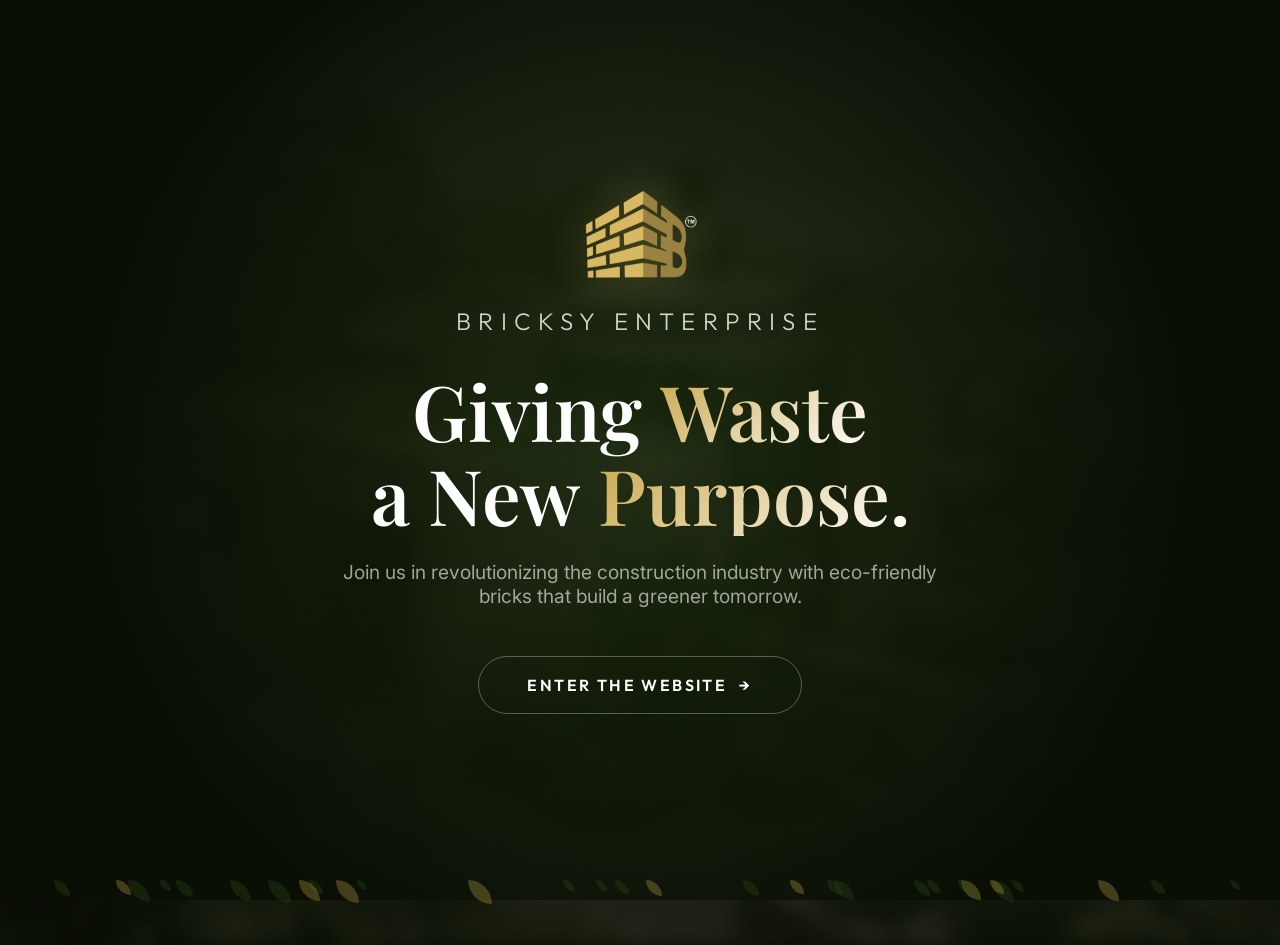
<file: index.html>
<!DOCTYPE html>
<html lang="en">

<head>
  <meta charset="UTF-8">
  <meta name="viewport" content="width=device-width, initial-scale=1.0">
  <title>Bricksy Enterprise — Building the Future with Sustainable Bricks</title>
  <meta name="description"
    content="Bricksy Enterprise transforms industrial and environmental waste into high-quality, eco-friendly bricks for modern construction. Sustainable building solutions for a greener future.">
  <meta name="keywords"
    content="eco-friendly bricks, sustainable construction, green building materials, waste to bricks, Bricksy Enterprise">
  <link rel="stylesheet" href="css/style.css">
  <link rel="stylesheet" href="css/components.css">
  <link rel="stylesheet" href="css/animations.css">
  <link rel="stylesheet" href="css/responsive.css">
  <link rel="icon" type="image/png" href="assets/images/logo.png">
  <script>
    if (!sessionStorage.getItem('bricksy_welcome_seen')) {
      window.location.replace('welcome.html');
    }
  </script>
</head>

<body>

  <!-- Navbar -->
  <nav class="navbar" id="navbar">
    <div class="container">
      <a href="index.html" class="nav-logo">
        <img src="assets/images/logo.png" alt="Bricksy Logo" class="nav-logo-img">
        Bricksy
      </a>
      <div class="nav-links" id="navLinks">
        <a href="index.html" class="active">Home</a>
        <a href="about.html">About</a>
        <a href="products.html">Products</a>
        <a href="sustainability.html">Impact</a>
        <a href="how-it-works.html">Process</a>
        <a href="industries.html">Industries</a>
        <a href="blog.html">Blog</a>
        <a href="contact.html">Contact</a>
        <a href="inquiry.html" class="nav-cta">Get a Quote</a>
      </div>
      <div class="hamburger" id="hamburger">
        <span></span><span></span><span></span>
      </div>
    </div>
  </nav>

  <!-- Hero -->
  <section class="hero" id="hero">
    <div class="hero-bg" style="background-image: url('assets/images/hero-bg.png')"></div>
    <div class="hero-overlay"></div>
    <div class="container">
      <div class="hero-content">
        <p class="hero-subtitle hero-animate-1">Sustainable Construction Solutions</p>
        <h1 class="hero-animate-2">Building the Future with <span>Sustainable Bricks</span></h1>
        <p class="hero-description hero-animate-3">We transform industrial and environmental waste into high-quality,
          eco-friendly bricks — pioneering a circular economy in modern construction.</p>
        <div class="hero-actions hero-animate-4">
          <a href="inquiry.html" class="btn btn-secondary btn-lg">Request a Quote</a>
          <a href="how-it-works.html" class="btn btn-outline btn-lg">See How It Works</a>
        </div>
        <div class="hero-stats hero-animate-5">
          <div class="hero-stat-item">
            <h3><span data-count="5000" data-suffix="+">0</span></h3>
            <p>Tons Waste Recycled</p>
          </div>
          <div class="hero-stat-item">
            <h3><span data-count="2" data-suffix="M+">0</span></h3>
            <p>Bricks Produced</p>
          </div>
          <div class="hero-stat-item">
            <h3><span data-count="150" data-suffix="+">0</span></h3>
            <p>Projects Completed</p>
          </div>
        </div>
      </div>
    </div>
  </section>

  <!-- Introduction -->
  <section class="bg-white" id="about-intro">
    <div class="container">
      <div class="grid grid-2 items-center" style="gap:4rem">
        <div class="animate-fade-left">
          <span class="section-subtitle">Who We Are</span>
          <h2>Turning Waste into Sustainable Building Solutions</h2>
          <p class="text-lg" style="color:var(--text-light);line-height:1.9">Bricksy Enterprise is a forward-thinking
            startup dedicated to revolutionizing the construction industry. We collect industrial byproducts and
            environmental waste, transforming them into durable, high-performance bricks that meet and exceed modern
            building standards.</p>
          <p style="color:var(--text-light)">Our innovative process reduces landfill waste, cuts carbon emissions, and
            delivers premium building materials — proving that sustainability and quality go hand in hand.</p>
          <div style="margin-top:2rem">
            <a href="about.html" class="btn btn-primary">Learn More About Us</a>
          </div>
        </div>
        <div class="animate-fade-right">
          <img src="assets/images/about-factory.png" alt="Bricksy Factory" class="rounded-xl"
            style="box-shadow:var(--shadow-xl)">
        </div>
      </div>
    </div>
  </section>

  <!-- Mission & Vision -->
  <section class="bg-cream" id="mission">
    <div class="container text-center">
      <span class="section-subtitle animate-fade-up">Our Purpose</span>
      <h2 class="animate-fade-up">Mission &amp; Vision</h2>
      <div class="grid grid-2" style="gap:3rem;margin-top:3rem">
        <div class="feature-card animate-fade-up delay-1" style="text-align:center">
          <div class="icon" style="margin:0 auto var(--space-lg);font-size:1.8rem">🎯</div>
          <h3>Our Mission</h3>
          <p>To provide sustainable, high-quality construction materials by repurposing industrial and environmental
            waste — reducing ecological impact while empowering builders with superior products.</p>
        </div>
        <div class="feature-card animate-fade-up delay-2" style="text-align:center">
          <div class="icon" style="margin:0 auto var(--space-lg);font-size:1.8rem">🔭</div>
          <h3>Our Vision</h3>
          <p>To become the global benchmark for sustainable construction materials, inspiring an industry-wide shift
            toward circular economy practices and zero-waste building solutions.</p>
        </div>
      </div>
    </div>
  </section>

  <!-- Product Showcase -->
  <section class="bg-white" id="products-preview">
    <div class="container">
      <div class="text-center section-header">
        <span class="section-subtitle animate-fade-up">Our Products</span>
        <h2 class="animate-fade-up">Premium Eco-Friendly Bricks</h2>
        <p class="section-description centered animate-fade-up">Engineered from recycled materials, our bricks deliver
          exceptional strength, thermal efficiency, and aesthetic appeal.</p>
      </div>
      <div class="grid grid-3 stagger-children">
        <div class="product-card">
          <div class="product-img">
            <img src="assets/images/product-bricks.png" alt="EcoCore Brick">
            <span class="product-badge">Best Seller</span>
          </div>
          <div class="product-body">
            <h4>EcoCore Standard</h4>
            <p class="card-text">High-density recycled brick for structural walls and load-bearing construction.</p>
            <div class="product-specs">
              <div class="spec-item">
                <div class="spec-label">Size</div>
                <div class="spec-value">230×110×75mm</div>
              </div>
              <div class="spec-item">
                <div class="spec-label">Strength</div>
                <div class="spec-value">15 MPa</div>
              </div>
              <div class="spec-item">
                <div class="spec-label">Weight</div>
                <div class="spec-value">2.8 kg</div>
              </div>
              <div class="spec-item">
                <div class="spec-label">Recycled</div>
                <div class="spec-value">70%</div>
              </div>
            </div>
            <a href="inquiry.html" class="btn btn-primary btn-sm" style="width:100%">Request Quote</a>
          </div>
        </div>
        <div class="product-card">
          <div class="product-img">
            <img src="assets/images/product-bricks.png" alt="ThermoGreen Brick"
              style="filter:hue-rotate(20deg)brightness(1.05)">
            <span class="product-badge" style="background:var(--accent-gold)">Premium</span>
          </div>
          <div class="product-body">
            <h4>ThermoGreen Insulated</h4>
            <p class="card-text">Thermal-insulated brick for energy-efficient buildings and green certifications.</p>
            <div class="product-specs">
              <div class="spec-item">
                <div class="spec-label">Size</div>
                <div class="spec-value">230×110×75mm</div>
              </div>
              <div class="spec-item">
                <div class="spec-label">R-Value</div>
                <div class="spec-value">2.4</div>
              </div>
              <div class="spec-item">
                <div class="spec-label">Weight</div>
                <div class="spec-value">2.5 kg</div>
              </div>
              <div class="spec-item">
                <div class="spec-label">Recycled</div>
                <div class="spec-value">80%</div>
              </div>
            </div>
            <a href="inquiry.html" class="btn btn-primary btn-sm" style="width:100%">Request Quote</a>
          </div>
        </div>
        <div class="product-card">
          <div class="product-img">
            <img src="assets/images/product-bricks.png" alt="ArtisanBlend Brick"
              style="filter:sepia(0.3)brightness(1.1)">
            <span class="product-badge" style="background:var(--secondary)">New</span>
          </div>
          <div class="product-body">
            <h4>ArtisanBlend Facade</h4>
            <p class="card-text">Decorative facing brick with unique textures for architectural exteriors.</p>
            <div class="product-specs">
              <div class="spec-item">
                <div class="spec-label">Size</div>
                <div class="spec-value">230×110×50mm</div>
              </div>
              <div class="spec-item">
                <div class="spec-label">Finish</div>
                <div class="spec-value">Textured</div>
              </div>
              <div class="spec-item">
                <div class="spec-label">Weight</div>
                <div class="spec-value">2.2 kg</div>
              </div>
              <div class="spec-item">
                <div class="spec-label">Recycled</div>
                <div class="spec-value">65%</div>
              </div>
            </div>
            <a href="inquiry.html" class="btn btn-primary btn-sm" style="width:100%">Request Quote</a>
          </div>
        </div>
      </div>
      <div class="text-center" style="margin-top:3rem">
        <a href="products.html" class="btn btn-outline-dark">View All Products →</a>
      </div>
    </div>
  </section>

  <!-- Impact Metrics -->
  <section class="bg-dark" id="impact" style="color:var(--white)">
    <div class="container text-center">
      <span class="section-subtitle animate-fade-up" style="color:var(--accent-gold)">Environmental Impact</span>
      <h2 class="animate-fade-up" style="color:var(--white)">Making a Measurable Difference</h2>
      <div class="grid grid-4 stagger-children" style="margin-top:3rem">
        <div class="stat-card" style="background:var(--charcoal);border:1px solid rgba(255,255,255,0.08)">
          <div class="stat-icon" style="background:rgba(45,80,22,0.2)">♻️</div>
          <div class="stat-number" style="color:var(--accent-gold)"><span data-count="5000" data-suffix="+">0</span>
          </div>
          <div class="stat-label" style="color:rgba(255,255,255,0.5)">Tons Waste Recycled</div>
        </div>
        <div class="stat-card" style="background:var(--charcoal);border:1px solid rgba(255,255,255,0.08)">
          <div class="stat-icon" style="background:rgba(45,80,22,0.2)">🌱</div>
          <div class="stat-number" style="color:var(--accent-gold)"><span data-count="3200" data-suffix="T">0</span>
          </div>
          <div class="stat-label" style="color:rgba(255,255,255,0.5)">CO₂ Emissions Saved</div>
        </div>
        <div class="stat-card" style="background:var(--charcoal);border:1px solid rgba(255,255,255,0.08)">
          <div class="stat-icon" style="background:rgba(45,80,22,0.2)">🧱</div>
          <div class="stat-number" style="color:var(--accent-gold)"><span data-count="2" data-suffix="M+">0</span></div>
          <div class="stat-label" style="color:rgba(255,255,255,0.5)">Eco Bricks Produced</div>
        </div>
        <div class="stat-card" style="background:var(--charcoal);border:1px solid rgba(255,255,255,0.08)">
          <div class="stat-icon" style="background:rgba(45,80,22,0.2)">🏗️</div>
          <div class="stat-number" style="color:var(--accent-gold)"><span data-count="150" data-suffix="+">0</span>
          </div>
          <div class="stat-label" style="color:rgba(255,255,255,0.5)">Green Projects</div>
        </div>
      </div>
    </div>
  </section>

  <!-- How It Works -->
  <section class="bg-white" id="process-preview">
    <div class="container">
      <div class="text-center section-header">
        <span class="section-subtitle animate-fade-up">Our Process</span>
        <h2 class="animate-fade-up">From Waste to Wonder</h2>
        <p class="section-description centered animate-fade-up">Our innovative 4-step process transforms discarded
          materials into premium building products.</p>
      </div>
      <div class="process-timeline">
        <div class="process-step animate-fade-up">
          <div class="step-number">1</div>
          <div class="step-connector"></div>
          <div class="step-content">
            <h3>Waste Collection</h3>
            <p>We partner with industries and municipalities to collect industrial byproducts, demolition waste, and
              environmental debris that would otherwise end up in landfills.</p>
          </div>
        </div>
        <div class="process-step animate-fade-up delay-1">
          <div class="step-number">2</div>
          <div class="step-connector"></div>
          <div class="step-content">
            <h3>Material Processing</h3>
            <p>Collected waste undergoes rigorous sorting, cleaning, and processing to extract viable raw materials
              suitable for brick manufacturing.</p>
          </div>
        </div>
        <div class="process-step animate-fade-up delay-2">
          <div class="step-number">3</div>
          <div class="step-connector"></div>
          <div class="step-content">
            <h3>Brick Formation</h3>
            <p>Using advanced compression and curing technology, processed materials are formed into
              precision-engineered bricks with consistent quality and strength.</p>
          </div>
        </div>
        <div class="process-step animate-fade-up delay-3">
          <div class="step-number">4</div>
          <div class="step-content">
            <h3>Quality Testing &amp; Delivery</h3>
            <p>Every batch undergoes comprehensive quality testing before being delivered to construction sites across
              the region, ready to build the future.</p>
          </div>
        </div>
      </div>
      <div class="text-center" style="margin-top:3rem">
        <a href="how-it-works.html" class="btn btn-outline-dark">Learn More About Our Process →</a>
      </div>
    </div>
  </section>

  <!-- Why Choose Bricksy -->
  <section class="bg-cream" id="why-us">
    <div class="container">
      <div class="text-center section-header">
        <span class="section-subtitle animate-fade-up">Why Choose Us</span>
        <h2 class="animate-fade-up">The Bricksy Advantage</h2>
      </div>
      <div class="grid grid-3 stagger-children">
        <div class="feature-card">
          <div class="icon">🌿</div>
          <h4>100% Sustainable</h4>
          <p>Every brick we produce diverts waste from landfills and reduces the demand for virgin raw materials.</p>
        </div>
        <div class="feature-card">
          <div class="icon">💪</div>
          <h4>Superior Strength</h4>
          <p>Our bricks meet and exceed IS standards for compressive strength, durability, and water absorption.</p>
        </div>
        <div class="feature-card">
          <div class="icon">💰</div>
          <h4>Cost Effective</h4>
          <p>Competitive pricing without compromising quality — helping you build green without breaking the budget.</p>
        </div>
        <div class="feature-card">
          <div class="icon">🔬</div>
          <h4>Lab Tested</h4>
          <p>Every batch is rigorously tested in certified labs for consistency, strength, and environmental compliance.
          </p>
        </div>
        <div class="feature-card">
          <div class="icon">🚛</div>
          <h4>Reliable Delivery</h4>
          <p>On-time delivery with flexible logistics to meet your project timelines and construction schedules.</p>
        </div>
        <div class="feature-card">
          <div class="icon">🤝</div>
          <h4>Expert Support</h4>
          <p>Dedicated technical team to help with product selection, specifications, and project planning.</p>
        </div>
      </div>
    </div>
  </section>

  <!-- Testimonials -->
  <section class="bg-white" id="testimonials">
    <div class="container">
      <div class="text-center section-header">
        <span class="section-subtitle animate-fade-up">Testimonials</span>
        <h2 class="animate-fade-up">Trusted by Industry Leaders</h2>
      </div>
      <div class="grid grid-3 stagger-children">
        <div class="testimonial-card">
          <p class="testimonial-text">"Bricksy's eco-bricks exceeded our expectations in both quality and sustainability
            metrics. They helped us achieve our LEED certification goals."</p>
          <div class="testimonial-author">
            <div class="testimonial-avatar">RK</div>
            <div>
              <div class="testimonial-name">Rajesh Kumar</div>
              <div class="testimonial-role">CEO, GreenBuild Constructions</div>
            </div>
          </div>
        </div>
        <div class="testimonial-card">
          <p class="testimonial-text">"The consistency and finish of Bricksy bricks made them perfect for our premium
            residential project. Outstanding product."</p>
          <div class="testimonial-author">
            <div class="testimonial-avatar">PS</div>
            <div>
              <div class="testimonial-name">Priya Sharma</div>
              <div class="testimonial-role">Lead Architect, DesignStudio</div>
            </div>
          </div>
        </div>
        <div class="testimonial-card">
          <p class="testimonial-text">"Switching to Bricksy reduced our material costs by 15% while significantly
            improving our environmental compliance ratings."</p>
          <div class="testimonial-author">
            <div class="testimonial-avatar">AM</div>
            <div>
              <div class="testimonial-name">Arun Mehta</div>
              <div class="testimonial-role">Director, Horizon Developers</div>
            </div>
          </div>
        </div>
      </div>
    </div>
  </section>

  <!-- CTA Banner -->
  <section class="cta-banner">
    <div class="container" style="position:relative;z-index:1">
      <h2 class="animate-fade-up">Ready to Build Sustainably?</h2>
      <p class="animate-fade-up">Join the growing movement of builders choosing eco-friendly construction materials.</p>
      <div class="animate-fade-up" style="display:flex;gap:1rem;justify-content:center;flex-wrap:wrap">
        <a href="inquiry.html" class="btn btn-secondary btn-lg">Request a Quote</a>
        <a href="contact.html" class="btn btn-outline btn-lg">Contact Us</a>
      </div>
    </div>
  </section>

  <!-- Inquiry Form -->
  <section class="bg-white" id="inquiry-form">
    <div class="container">
      <div class="grid grid-2 items-center" style="gap:4rem">
        <div class="animate-fade-left">
          <span class="section-subtitle">Get In Touch</span>
          <h2>Start Your Sustainable Project Today</h2>
          <p style="color:var(--text-light);margin-bottom:2rem">Fill out the form and our team will get back to you
            within 24 hours with a customized quote and product recommendations.</p>
          <div style="display:flex;flex-direction:column;gap:1rem">
            <div style="display:flex;align-items:center;gap:12px"><span
                style="font-size:1.3rem">📧</span><span>info@bricksyenterprise.com</span></div>
            <div style="display:flex;align-items:center;gap:12px"><span style="font-size:1.3rem">📞</span><span>+91
                98765 43210</span></div>
            <div style="display:flex;align-items:center;gap:12px"><span
                style="font-size:1.3rem">📍</span><span>Hyderabad, Telangana, India</span></div>
          </div>
        </div>
        <div class="animate-fade-right">
          <form data-validate class="card" style="padding:2.5rem;box-shadow:var(--shadow-lg)">
            <div class="form-row">
              <div class="form-group">
                <label class="form-label">Full Name</label>
                <input type="text" class="form-input" name="name" placeholder="Your name" required>
                <span class="form-error"></span>
              </div>
              <div class="form-group">
                <label class="form-label">Email</label>
                <input type="email" class="form-input" name="email" placeholder="you@email.com" required>
                <span class="form-error"></span>
              </div>
            </div>
            <div class="form-row">
              <div class="form-group">
                <label class="form-label">Phone</label>
                <input type="tel" class="form-input" name="phone" placeholder="+91 XXXXX XXXXX">
                <span class="form-error"></span>
              </div>
              <div class="form-group">
                <label class="form-label">Subject</label>
                <select class="form-select" name="subject" required>
                  <option value="">Select subject</option>
                  <option>Product Inquiry</option>
                  <option>Request a Quote</option>
                  <option>Partnership</option>
                  <option>Other</option>
                </select>
                <span class="form-error"></span>
              </div>
            </div>
            <div class="form-group">
              <label class="form-label">Message</label>
              <textarea class="form-textarea" name="message" placeholder="Tell us about your project..."
                required></textarea>
              <span class="form-error"></span>
            </div>
            <button type="submit" class="btn btn-primary btn-lg" style="width:100%">Send Inquiry</button>
          </form>
        </div>
      </div>
    </div>
  </section>

  <!-- Footer -->
  <footer class="footer">
    <div class="container">
      <div class="footer-grid">
        <div class="footer-brand">
          <a href="index.html" class="nav-logo" style="color:var(--white);margin-bottom:0.5rem">
            <img src="assets/images/logo.png" alt="Bricksy Logo" class="nav-logo-img"> Bricksy Enterprise
          </a>
          <p>Transforming industrial waste into sustainable building solutions. Building a greener future, one brick at
            a time.</p>
          <div class="footer-social">
            <a href="#" aria-label="Facebook">f</a>
            <a href="#" aria-label="Instagram">ig</a>
            <a href="#" aria-label="LinkedIn">in</a>
            <a href="#" aria-label="Twitter">𝕏</a>
            <a href="#" aria-label="YouTube">▶</a>
          </div>
        </div>
        <div>
          <h4>Quick Links</h4>
          <ul class="footer-links">
            <li><a href="about.html">About Us</a></li>
            <li><a href="products.html">Products</a></li>
            <li><a href="sustainability.html">Sustainability</a></li>
            <li><a href="how-it-works.html">How It Works</a></li>
            <li><a href="industries.html">Industries</a></li>
          </ul>
        </div>
        <div>
          <h4>Support</h4>
          <ul class="footer-links">
            <li><a href="contact.html">Contact Us</a></li>
            <li><a href="inquiry.html">Request a Quote</a></li>
            <li><a href="blog.html">Blog & News</a></li>
            <li><a href="#">Privacy Policy</a></li>
            <li><a href="#">Terms of Service</a></li>
          </ul>
        </div>
        <div>
          <h4>Newsletter</h4>
          <p style="font-size:0.85rem;color:rgba(255,255,255,0.5);margin-bottom:1rem">Get sustainability insights and
            product updates.</p>
          <form class="footer-newsletter" onsubmit="handleNewsletter(event)">
            <input type="email" placeholder="Your email address" required>
            <button type="submit" class="btn btn-primary btn-sm" style="width:100%">Subscribe</button>
          </form>
        </div>
      </div>
      <div class="footer-bottom">
        <p>&copy; 2026 Bricksy Enterprise. All rights reserved.</p>
        <p>Built with 🌱 for a sustainable future</p>
      </div>
    </div>
  </footer>

  <!-- WhatsApp Float -->
  <a href="https://wa.me/919876543210" target="_blank" class="whatsapp-float" aria-label="Chat on WhatsApp">
    <svg xmlns="http://www.w3.org/2000/svg" viewBox="0 0 448 512" width="36" height="36" fill="currentColor"><path d="M380.9 97.1C339 55.1 283.2 32 223.9 32c-122.4 0-222 99.6-222 222 0 39.1 10.2 77.3 29.6 111L0 480l117.7-30.9c32.4 17.7 68.9 27 106.1 27h.1c122.3 0 224.1-99.6 224.1-222 0-59.3-25.2-115-67.1-157zm-157 341.6c-33.2 0-65.7-8.9-94-25.7l-6.7-4-69.8 18.3L72 359.2l-4.4-7c-18.5-29.4-28.2-63.3-28.2-98.2 0-101.7 82.8-184.5 184.6-184.5 49.3 0 95.6 19.2 130.4 54.1 34.8 34.9 56.2 81.2 56.1 130.5 0 101.8-84.9 184.6-186.6 184.6zm101.2-138.2c-5.5-2.8-32.8-16.2-37.9-18-5.1-1.9-8.8-2.8-12.5 2.8-3.7 5.6-14.3 18-17.6 21.8-3.2 3.7-6.5 4.2-12 1.4-32.6-16.3-54-29.1-75.5-66-5.7-9.8 5.7-9.1 16.3-30.3 1.8-3.7.9-6.9-.5-9.7-1.4-2.8-12.5-30.1-17.1-41.2-4.5-10.8-9.1-9.3-12.5-9.5-3.2-.2-6.9-.2-10.6-.2-3.7 0-9.7 1.4-14.8 6.9-5.1 5.6-19.4 19-19.4 46.3 0 27.3 19.9 53.7 22.6 57.4 2.8 3.7 39.1 59.7 94.8 83.8 35.2 15.2 49 16.5 66.6 13.9 10.7-1.6 32.8-13.4 37.4-26.4 4.6-13 4.6-24.1 3.2-26.4-1.3-2.5-5-3.9-10.5-6.6z"/></svg>
    <span class="tooltip">Chat with us!</span>
  </a>

  <!-- Back to Top -->
  <button class="back-to-top" aria-label="Back to top">↑</button>

  <!-- Success Modal -->
  <div class="modal-overlay" id="successModal">
    <div class="modal">
      <div class="modal-header">
        <h3>Thank You! 🎉</h3>
        <button class="modal-close" onclick="closeModal('successModal')">✕</button>
      </div>
      <p>Your inquiry has been submitted successfully. Our team will contact you within 24 hours.</p>
      <button class="btn btn-primary" onclick="closeModal('successModal')" style="margin-top:1rem;width:100%">Got
        It</button>
    </div>
  </div>

  <script src="js/main.js"></script>
  <script src="js/animations.js"></script>
  <script src="js/forms.js"></script>
</body>

</html>
</file>
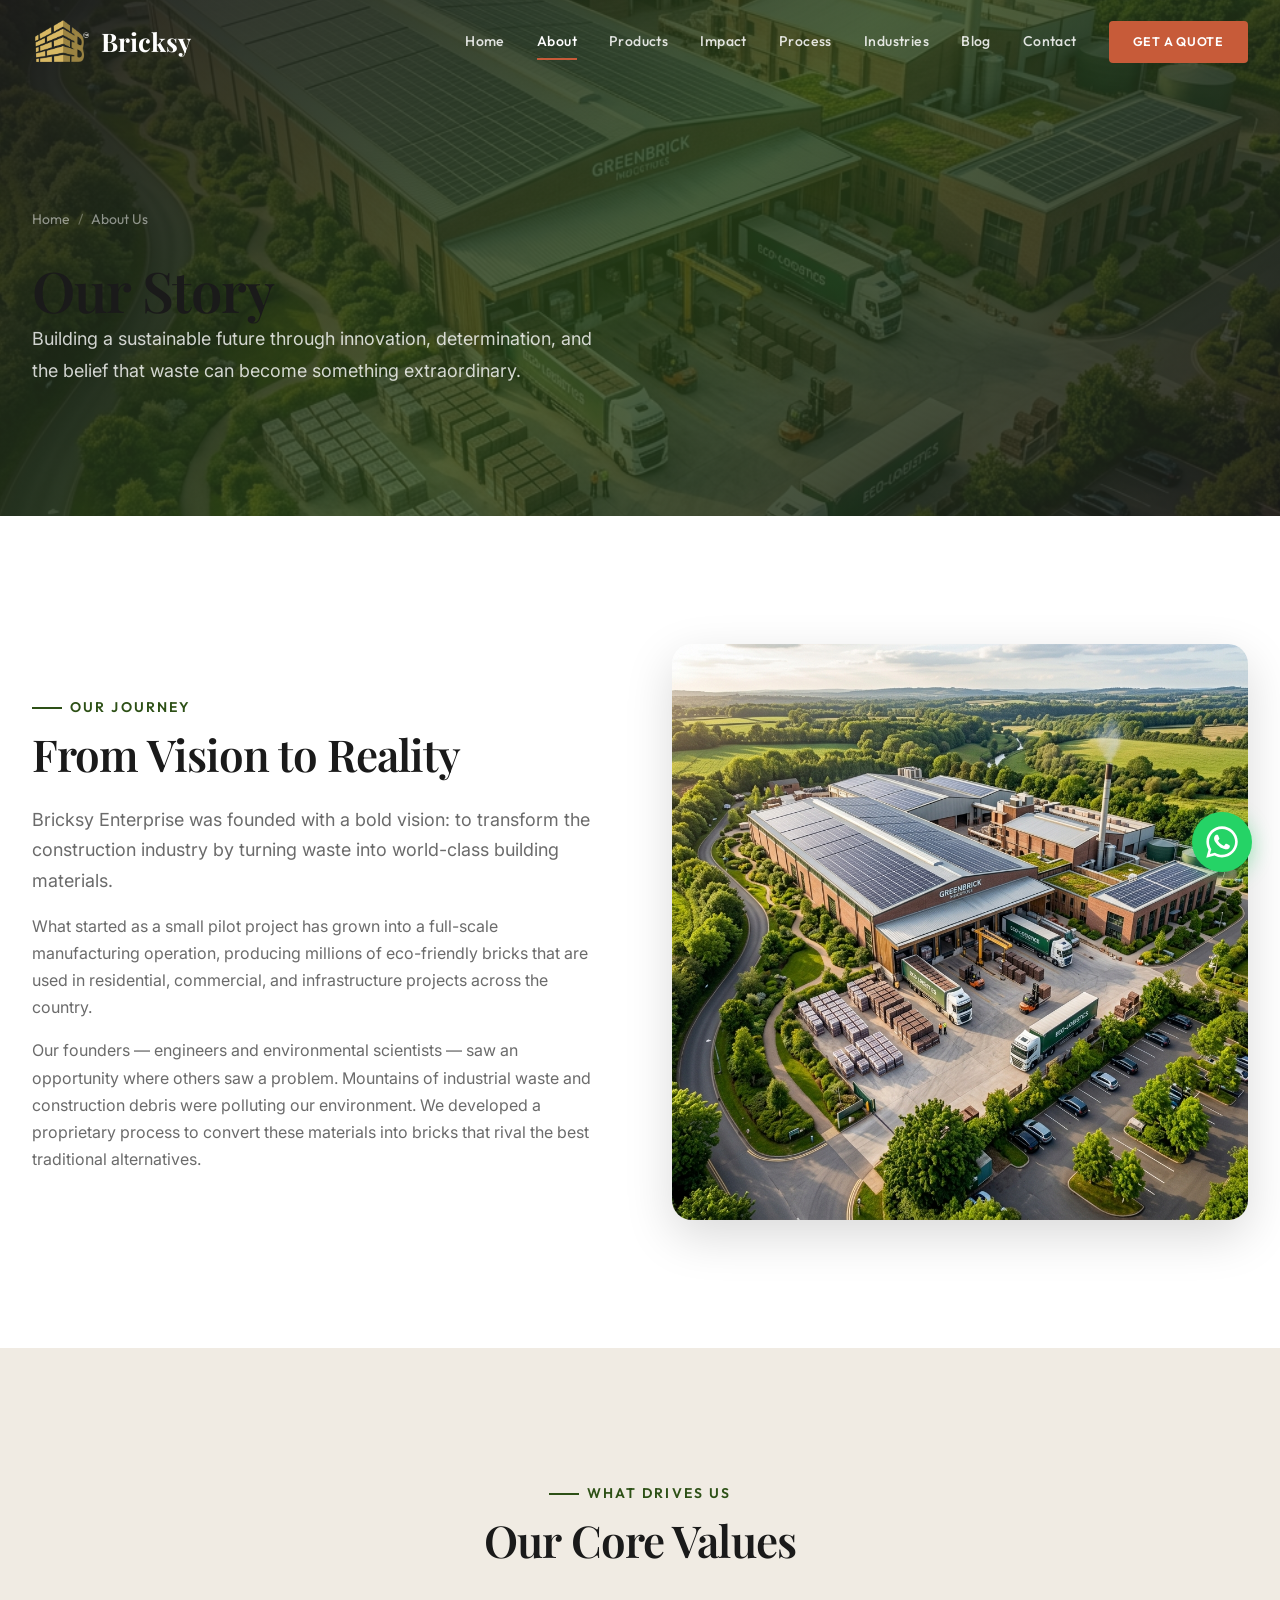
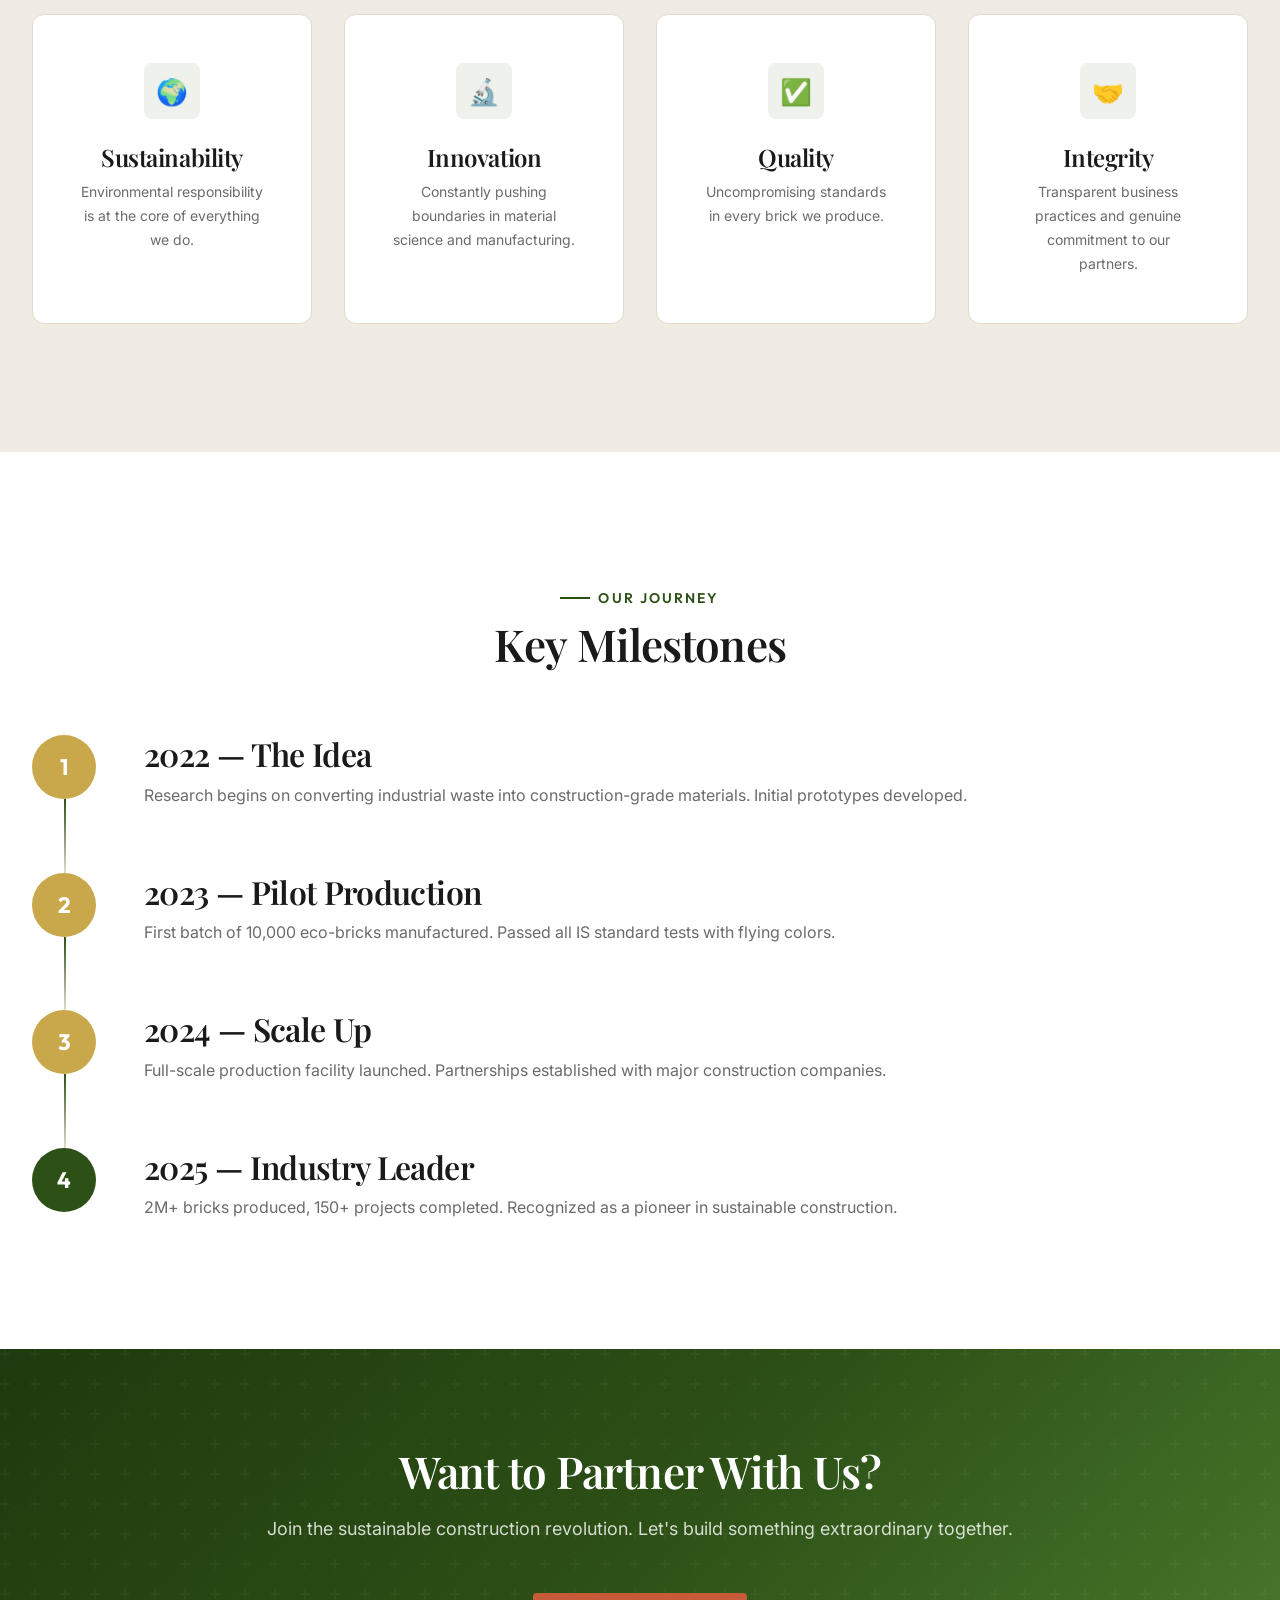
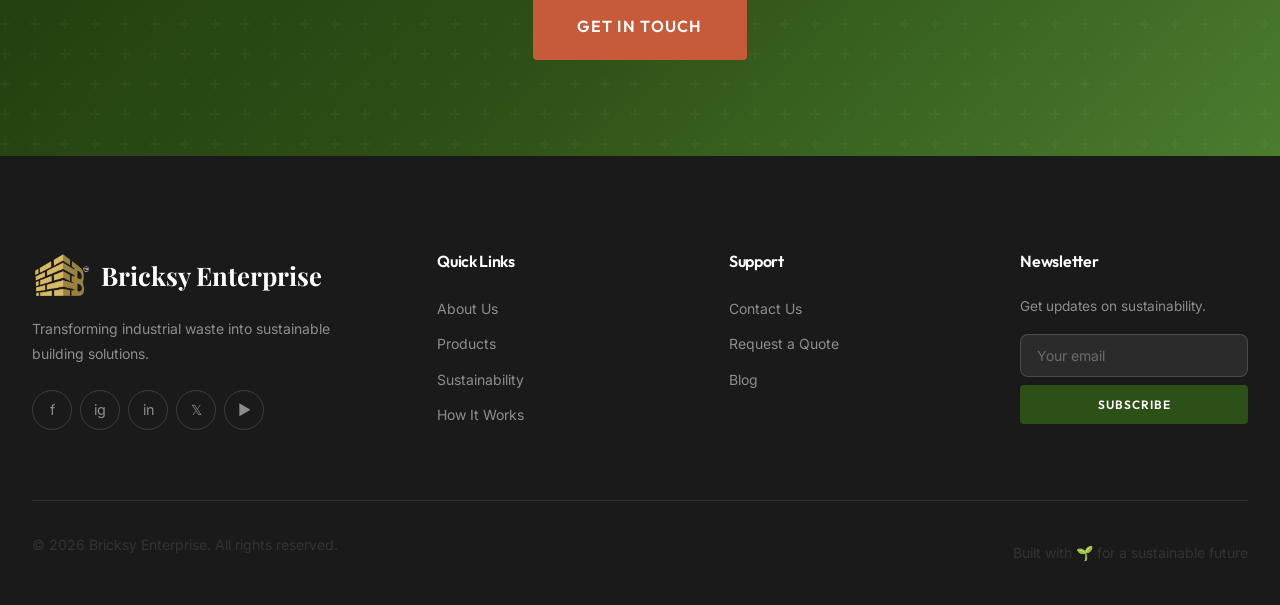
<file: about.html>
<!DOCTYPE html>
<html lang="en">
<head>
  <meta charset="UTF-8">
  <meta name="viewport" content="width=device-width, initial-scale=1.0">
  <title>About Us — Bricksy Enterprise</title>
  <meta name="description" content="Learn about Bricksy Enterprise's mission to revolutionize construction with sustainable, eco-friendly bricks made from recycled waste.">
  <link rel="stylesheet" href="css/style.css">
  <link rel="stylesheet" href="css/components.css">
  <link rel="stylesheet" href="css/animations.css">
  <link rel="stylesheet" href="css/responsive.css">
  <link rel="icon" type="image/png" href="assets/images/logo.png">
</head>
<body>
  <!-- Navbar -->
  <nav class="navbar" id="navbar">
    <div class="container">
      <a href="index.html" class="nav-logo"><img src="assets/images/logo.png" alt="Bricksy Logo" class="nav-logo-img">Bricksy</a>
      <div class="nav-links" id="navLinks">
        <a href="index.html">Home</a><a href="about.html" class="active">About</a><a href="products.html">Products</a><a href="sustainability.html">Impact</a><a href="how-it-works.html">Process</a><a href="industries.html">Industries</a><a href="blog.html">Blog</a><a href="contact.html">Contact</a><a href="inquiry.html" class="nav-cta">Get a Quote</a>
      </div>
      <div class="hamburger" id="hamburger"><span></span><span></span><span></span></div>
    </div>
  </nav>

  <!-- Page Hero -->
  <section class="page-hero">
    <div class="hero-bg" style="background-image:url('assets/images/about-factory.png')"></div>
    <div class="hero-overlay"></div>
    <div class="container">
      <div class="hero-content">
        <div class="breadcrumb hero-animate-1"><a href="index.html">Home</a><span class="separator">/</span><span>About Us</span></div>
        <h1 class="hero-animate-2">Our Story</h1>
        <p class="hero-description hero-animate-3">Building a sustainable future through innovation, determination, and the belief that waste can become something extraordinary.</p>
      </div>
    </div>
  </section>

  <!-- Our Story -->
  <section class="bg-white">
    <div class="container">
      <div class="grid grid-2 items-center" style="gap:4rem">
        <div class="animate-fade-left">
          <span class="section-subtitle">Our Journey</span>
          <h2>From Vision to Reality</h2>
          <p class="text-lg" style="color:var(--text-light)">Bricksy Enterprise was founded with a bold vision: to transform the construction industry by turning waste into world-class building materials.</p>
          <p style="color:var(--text-light)">What started as a small pilot project has grown into a full-scale manufacturing operation, producing millions of eco-friendly bricks that are used in residential, commercial, and infrastructure projects across the country.</p>
          <p style="color:var(--text-light)">Our founders — engineers and environmental scientists — saw an opportunity where others saw a problem. Mountains of industrial waste and construction debris were polluting our environment. We developed a proprietary process to convert these materials into bricks that rival the best traditional alternatives.</p>
        </div>
        <div class="animate-fade-right">
          <img src="assets/images/about-factory.png" alt="Bricksy Factory" class="rounded-xl" style="box-shadow:var(--shadow-xl)">
        </div>
      </div>
    </div>
  </section>

  <!-- Values -->
  <section class="bg-cream">
    <div class="container text-center">
      <span class="section-subtitle animate-fade-up">What Drives Us</span>
      <h2 class="animate-fade-up">Our Core Values</h2>
      <div class="grid grid-4 stagger-children" style="margin-top:3rem">
        <div class="feature-card" style="text-align:center">
          <div class="icon" style="margin:0 auto var(--space-lg);font-size:1.6rem">🌍</div>
          <h4>Sustainability</h4>
          <p>Environmental responsibility is at the core of everything we do.</p>
        </div>
        <div class="feature-card" style="text-align:center">
          <div class="icon" style="margin:0 auto var(--space-lg);font-size:1.6rem">🔬</div>
          <h4>Innovation</h4>
          <p>Constantly pushing boundaries in material science and manufacturing.</p>
        </div>
        <div class="feature-card" style="text-align:center">
          <div class="icon" style="margin:0 auto var(--space-lg);font-size:1.6rem">✅</div>
          <h4>Quality</h4>
          <p>Uncompromising standards in every brick we produce.</p>
        </div>
        <div class="feature-card" style="text-align:center">
          <div class="icon" style="margin:0 auto var(--space-lg);font-size:1.6rem">🤝</div>
          <h4>Integrity</h4>
          <p>Transparent business practices and genuine commitment to our partners.</p>
        </div>
      </div>
    </div>
  </section>

  <!-- Milestones -->
  <section class="bg-white">
    <div class="container">
      <div class="text-center section-header">
        <span class="section-subtitle animate-fade-up">Our Journey</span>
        <h2 class="animate-fade-up">Key Milestones</h2>
      </div>
      <div class="process-timeline">
        <div class="process-step animate-fade-up">
          <div class="step-number" style="background:var(--accent-gold)">1</div>
          <div class="step-connector"></div>
          <div class="step-content"><h3>2022 — The Idea</h3><p>Research begins on converting industrial waste into construction-grade materials. Initial prototypes developed.</p></div>
        </div>
        <div class="process-step animate-fade-up delay-1">
          <div class="step-number" style="background:var(--accent-gold)">2</div>
          <div class="step-connector"></div>
          <div class="step-content"><h3>2023 — Pilot Production</h3><p>First batch of 10,000 eco-bricks manufactured. Passed all IS standard tests with flying colors.</p></div>
        </div>
        <div class="process-step animate-fade-up delay-2">
          <div class="step-number" style="background:var(--accent-gold)">3</div>
          <div class="step-connector"></div>
          <div class="step-content"><h3>2024 — Scale Up</h3><p>Full-scale production facility launched. Partnerships established with major construction companies.</p></div>
        </div>
        <div class="process-step animate-fade-up delay-3">
          <div class="step-number" style="background:var(--primary)">4</div>
          <div class="step-content"><h3>2025 — Industry Leader</h3><p>2M+ bricks produced, 150+ projects completed. Recognized as a pioneer in sustainable construction.</p></div>
        </div>
      </div>
    </div>
  </section>

  <!-- CTA -->
  <section class="cta-banner">
    <div class="container" style="position:relative;z-index:1">
      <h2 class="animate-fade-up">Want to Partner With Us?</h2>
      <p class="animate-fade-up">Join the sustainable construction revolution. Let's build something extraordinary together.</p>
      <a href="contact.html" class="btn btn-secondary btn-lg animate-fade-up">Get in Touch</a>
    </div>
  </section>

  <!-- Footer -->
  <footer class="footer">
    <div class="container">
      <div class="footer-grid">
        <div class="footer-brand">
          <a href="index.html" class="nav-logo" style="color:var(--white)"><img src="assets/images/logo.png" alt="Bricksy Logo" class="nav-logo-img"> Bricksy Enterprise</a>
          <p>Transforming industrial waste into sustainable building solutions.</p>
          <div class="footer-social"><a href="#">f</a><a href="#">ig</a><a href="#">in</a><a href="#">𝕏</a><a href="#">▶</a></div>
        </div>
        <div><h4>Quick Links</h4><ul class="footer-links"><li><a href="about.html">About Us</a></li><li><a href="products.html">Products</a></li><li><a href="sustainability.html">Sustainability</a></li><li><a href="how-it-works.html">How It Works</a></li></ul></div>
        <div><h4>Support</h4><ul class="footer-links"><li><a href="contact.html">Contact Us</a></li><li><a href="inquiry.html">Request a Quote</a></li><li><a href="blog.html">Blog</a></li></ul></div>
        <div><h4>Newsletter</h4><p style="font-size:0.85rem;color:rgba(255,255,255,0.5);margin-bottom:1rem">Get updates on sustainability.</p><form class="footer-newsletter" onsubmit="handleNewsletter(event)"><input type="email" placeholder="Your email" required><button type="submit" class="btn btn-primary btn-sm" style="width:100%">Subscribe</button></form></div>
      </div>
      <div class="footer-bottom"><p>&copy; 2026 Bricksy Enterprise. All rights reserved.</p><p>Built with 🌱 for a sustainable future</p></div>
    </div>
  </footer>

  <a href="https://wa.me/919876543210" target="_blank" class="whatsapp-float" aria-label="Chat on WhatsApp"><svg xmlns="http://www.w3.org/2000/svg" viewBox="0 0 448 512" width="36" height="36" fill="currentColor"><path d="M380.9 97.1C339 55.1 283.2 32 223.9 32c-122.4 0-222 99.6-222 222 0 39.1 10.2 77.3 29.6 111L0 480l117.7-30.9c32.4 17.7 68.9 27 106.1 27h.1c122.3 0 224.1-99.6 224.1-222 0-59.3-25.2-115-67.1-157zm-157 341.6c-33.2 0-65.7-8.9-94-25.7l-6.7-4-69.8 18.3L72 359.2l-4.4-7c-18.5-29.4-28.2-63.3-28.2-98.2 0-101.7 82.8-184.5 184.6-184.5 49.3 0 95.6 19.2 130.4 54.1 34.8 34.9 56.2 81.2 56.1 130.5 0 101.8-84.9 184.6-186.6 184.6zm101.2-138.2c-5.5-2.8-32.8-16.2-37.9-18-5.1-1.9-8.8-2.8-12.5 2.8-3.7 5.6-14.3 18-17.6 21.8-3.2 3.7-6.5 4.2-12 1.4-32.6-16.3-54-29.1-75.5-66-5.7-9.8 5.7-9.1 16.3-30.3 1.8-3.7.9-6.9-.5-9.7-1.4-2.8-12.5-30.1-17.1-41.2-4.5-10.8-9.1-9.3-12.5-9.5-3.2-.2-6.9-.2-10.6-.2-3.7 0-9.7 1.4-14.8 6.9-5.1 5.6-19.4 19-19.4 46.3 0 27.3 19.9 53.7 22.6 57.4 2.8 3.7 39.1 59.7 94.8 83.8 35.2 15.2 49 16.5 66.6 13.9 10.7-1.6 32.8-13.4 37.4-26.4 4.6-13 4.6-24.1 3.2-26.4-1.3-2.5-5-3.9-10.5-6.6z"/></svg><span class="tooltip">Chat with us!</span></a>
  <button class="back-to-top" aria-label="Back to top">↑</button>

  <script src="js/main.js"></script>
  <script src="js/animations.js"></script>
  <script src="js/forms.js"></script>
</body>
</html>
</file>
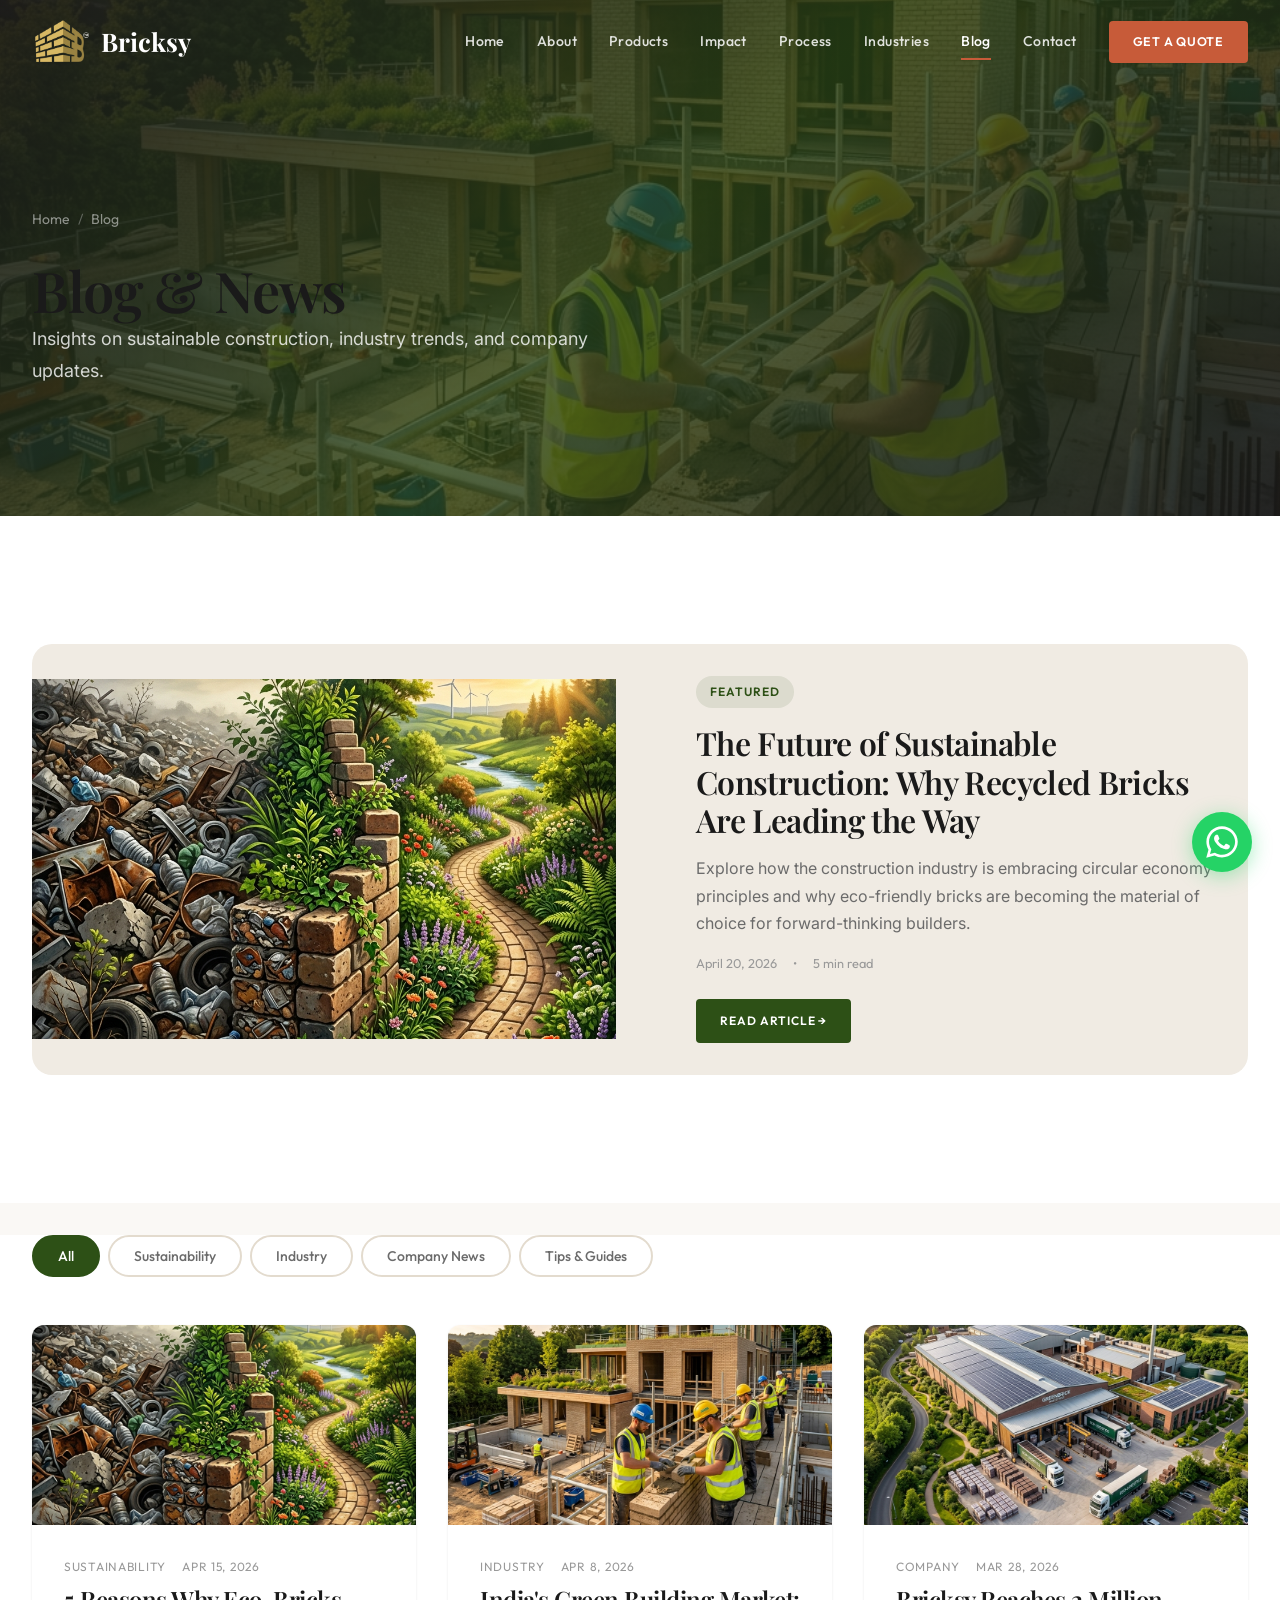
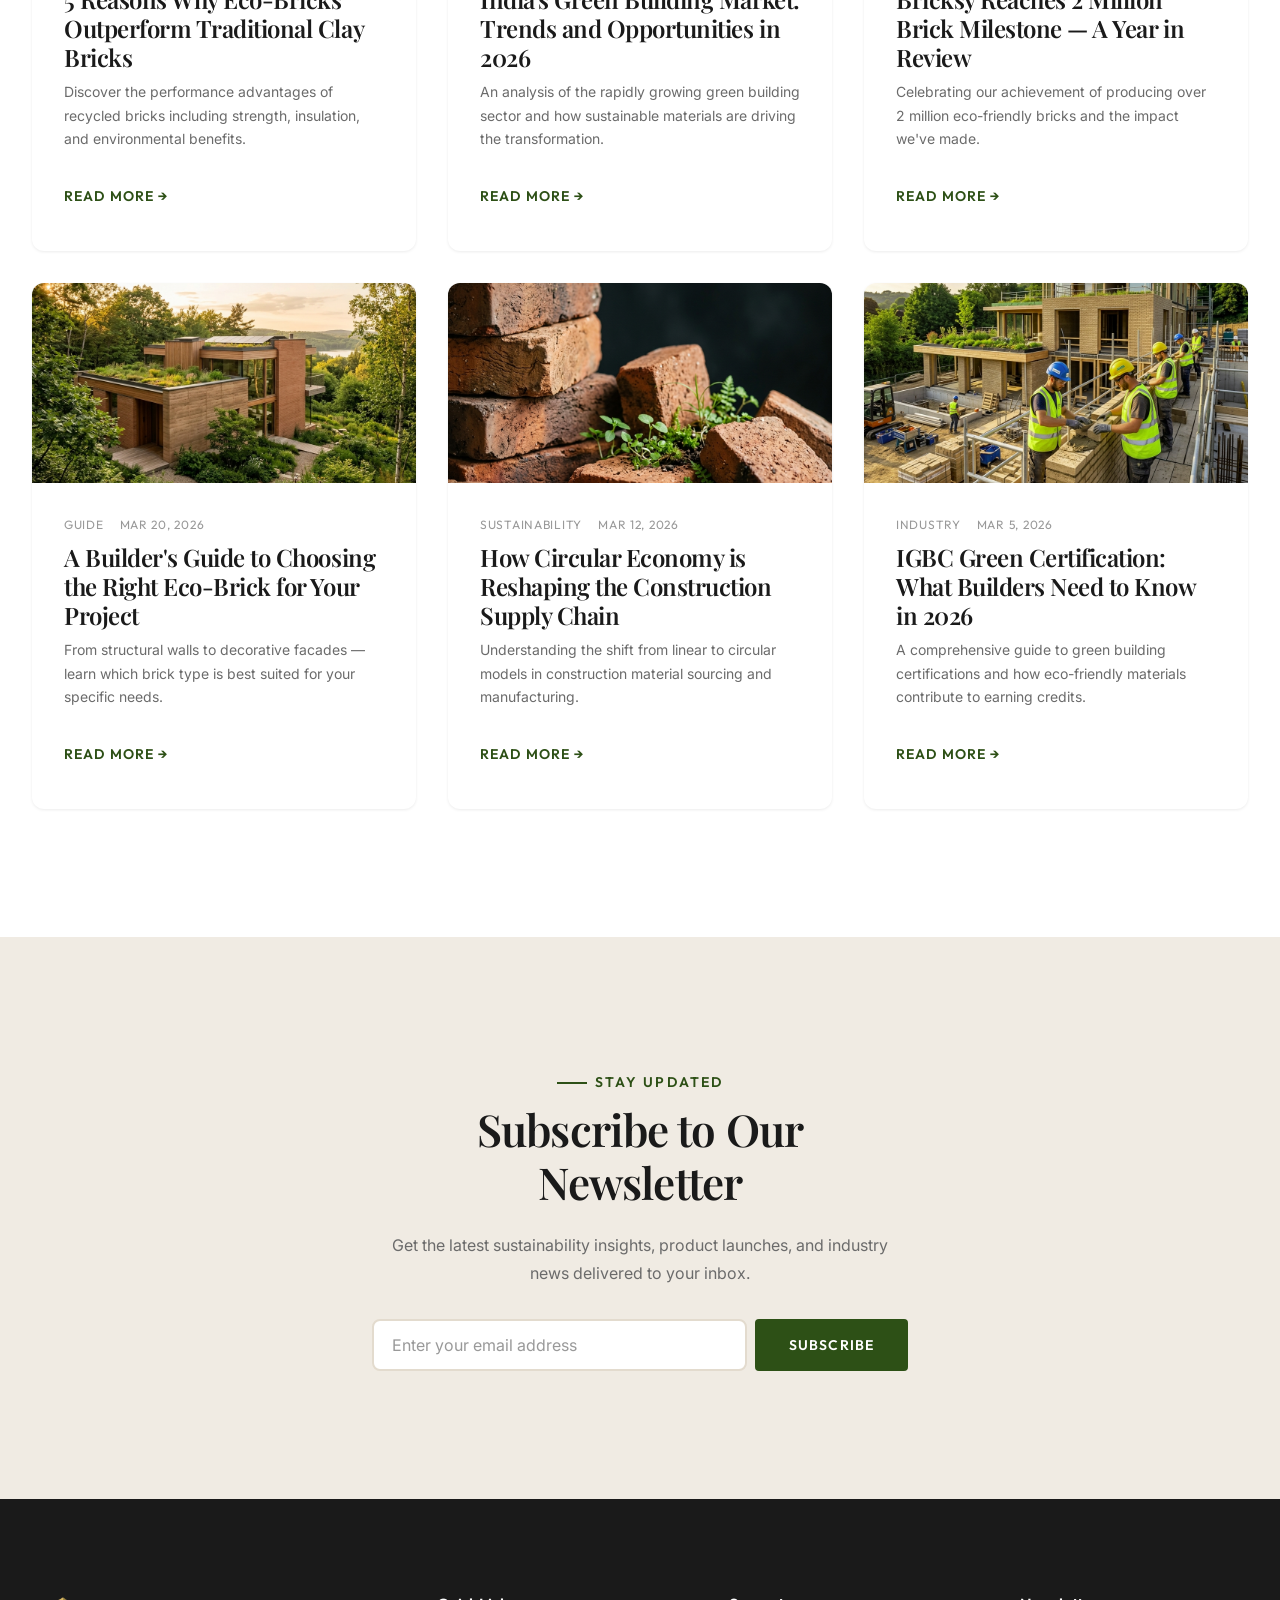
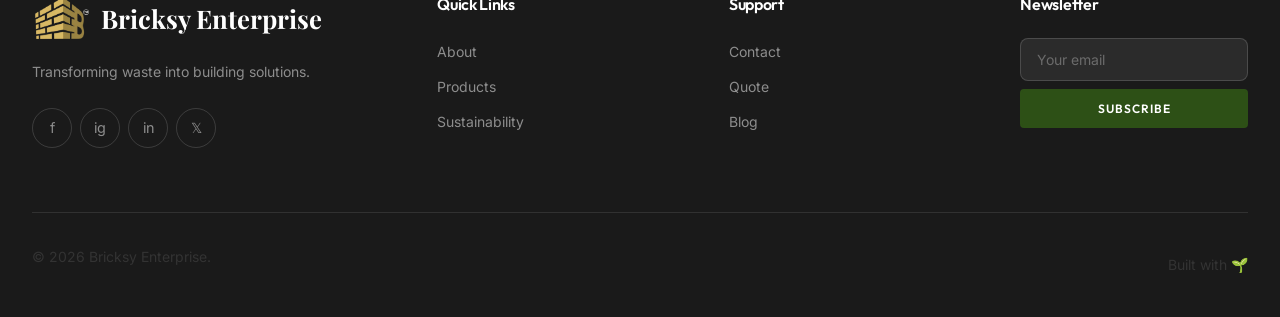
<file: blog.html>
<!DOCTYPE html>
<html lang="en">
<head>
  <meta charset="UTF-8">
  <meta name="viewport" content="width=device-width, initial-scale=1.0">
  <title>Blog & News — Bricksy Enterprise</title>
  <meta name="description" content="Stay updated with Bricksy Enterprise's latest news, sustainability insights, and construction industry trends.">
  <link rel="stylesheet" href="css/style.css">
  <link rel="stylesheet" href="css/components.css">
  <link rel="stylesheet" href="css/animations.css">
  <link rel="stylesheet" href="css/responsive.css">
  <link rel="icon" type="image/png" href="assets/images/logo.png">
</head>
<body>
  <nav class="navbar" id="navbar"><div class="container"><a href="index.html" class="nav-logo"><img src="assets/images/logo.png" alt="Bricksy Logo" class="nav-logo-img">Bricksy</a><div class="nav-links" id="navLinks"><a href="index.html">Home</a><a href="about.html">About</a><a href="products.html">Products</a><a href="sustainability.html">Impact</a><a href="how-it-works.html">Process</a><a href="industries.html">Industries</a><a href="blog.html" class="active">Blog</a><a href="contact.html">Contact</a><a href="inquiry.html" class="nav-cta">Get a Quote</a></div><div class="hamburger" id="hamburger"><span></span><span></span><span></span></div></div></nav>

  <section class="page-hero">
    <div class="hero-bg" style="background-image:url('assets/images/blog-construction.png')"></div>
    <div class="hero-overlay"></div>
    <div class="container"><div class="hero-content">
      <div class="breadcrumb hero-animate-1"><a href="index.html">Home</a><span class="separator">/</span><span>Blog</span></div>
      <h1 class="hero-animate-2">Blog & News</h1>
      <p class="hero-description hero-animate-3">Insights on sustainable construction, industry trends, and company updates.</p>
    </div></div>
  </section>

  <!-- Featured Post -->
  <section class="bg-white">
    <div class="container">
      <div class="grid grid-2 items-center animate-fade-up" style="gap:3rem;background:var(--cream);border-radius:var(--radius-xl);overflow:hidden">
        <div><img src="assets/images/sustainability.png" alt="Featured Post" style="width:100%;height:360px;object-fit:cover"></div>
        <div style="padding:2rem">
          <span class="badge badge-primary" style="margin-bottom:1rem">Featured</span>
          <h3 style="font-size:var(--fs-h3)">The Future of Sustainable Construction: Why Recycled Bricks Are Leading the Way</h3>
          <p style="color:var(--text-light);margin:1rem 0">Explore how the construction industry is embracing circular economy principles and why eco-friendly bricks are becoming the material of choice for forward-thinking builders.</p>
          <div style="display:flex;gap:1rem;align-items:center;color:var(--text-lighter);font-size:0.8rem;font-family:var(--font-accent)">
            <span>April 20, 2026</span><span>•</span><span>5 min read</span>
          </div>
          <a href="#" class="btn btn-primary btn-sm" style="margin-top:1.5rem">Read Article →</a>
        </div>
      </div>
    </div>
  </section>

  <!-- Blog Grid -->
  <section class="bg-white" style="padding-top:0">
    <div class="container">
      <div class="filter-tabs animate-fade-up" style="margin-top:2rem" data-target="#blogGrid">
        <button class="filter-tab active" data-filter="all">All</button>
        <button class="filter-tab" data-filter="sustainability">Sustainability</button>
        <button class="filter-tab" data-filter="industry">Industry</button>
        <button class="filter-tab" data-filter="company">Company News</button>
        <button class="filter-tab" data-filter="tips">Tips & Guides</button>
      </div>
      <div class="grid grid-3 stagger-children" id="blogGrid">
        <div class="blog-card" data-category="sustainability">
          <div class="blog-img"><img src="assets/images/sustainability.png" alt="Blog Post"></div>
          <div class="blog-body">
            <div class="blog-meta"><span>Sustainability</span><span>Apr 15, 2026</span></div>
            <h4 class="blog-title">5 Reasons Why Eco-Bricks Outperform Traditional Clay Bricks</h4>
            <p class="blog-excerpt">Discover the performance advantages of recycled bricks including strength, insulation, and environmental benefits.</p>
            <a href="#" class="btn btn-ghost" style="margin-top:0.5rem;padding-left:0">Read More →</a>
          </div>
        </div>
        <div class="blog-card" data-category="industry">
          <div class="blog-img"><img src="assets/images/blog-construction.png" alt="Blog Post"></div>
          <div class="blog-body">
            <div class="blog-meta"><span>Industry</span><span>Apr 8, 2026</span></div>
            <h4 class="blog-title">India's Green Building Market: Trends and Opportunities in 2026</h4>
            <p class="blog-excerpt">An analysis of the rapidly growing green building sector and how sustainable materials are driving the transformation.</p>
            <a href="#" class="btn btn-ghost" style="margin-top:0.5rem;padding-left:0">Read More →</a>
          </div>
        </div>
        <div class="blog-card" data-category="company">
          <div class="blog-img"><img src="assets/images/about-factory.png" alt="Blog Post"></div>
          <div class="blog-body">
            <div class="blog-meta"><span>Company</span><span>Mar 28, 2026</span></div>
            <h4 class="blog-title">Bricksy Reaches 2 Million Brick Milestone — A Year in Review</h4>
            <p class="blog-excerpt">Celebrating our achievement of producing over 2 million eco-friendly bricks and the impact we've made.</p>
            <a href="#" class="btn btn-ghost" style="margin-top:0.5rem;padding-left:0">Read More →</a>
          </div>
        </div>
        <div class="blog-card" data-category="tips">
          <div class="blog-img"><img src="assets/images/hero-bg.png" alt="Blog Post"></div>
          <div class="blog-body">
            <div class="blog-meta"><span>Guide</span><span>Mar 20, 2026</span></div>
            <h4 class="blog-title">A Builder's Guide to Choosing the Right Eco-Brick for Your Project</h4>
            <p class="blog-excerpt">From structural walls to decorative facades — learn which brick type is best suited for your specific needs.</p>
            <a href="#" class="btn btn-ghost" style="margin-top:0.5rem;padding-left:0">Read More →</a>
          </div>
        </div>
        <div class="blog-card" data-category="sustainability">
          <div class="blog-img"><img src="assets/images/product-bricks.png" alt="Blog Post"></div>
          <div class="blog-body">
            <div class="blog-meta"><span>Sustainability</span><span>Mar 12, 2026</span></div>
            <h4 class="blog-title">How Circular Economy is Reshaping the Construction Supply Chain</h4>
            <p class="blog-excerpt">Understanding the shift from linear to circular models in construction material sourcing and manufacturing.</p>
            <a href="#" class="btn btn-ghost" style="margin-top:0.5rem;padding-left:0">Read More →</a>
          </div>
        </div>
        <div class="blog-card" data-category="industry">
          <div class="blog-img"><img src="assets/images/blog-construction.png" alt="Blog Post" style="filter:hue-rotate(10deg)"></div>
          <div class="blog-body">
            <div class="blog-meta"><span>Industry</span><span>Mar 5, 2026</span></div>
            <h4 class="blog-title">IGBC Green Certification: What Builders Need to Know in 2026</h4>
            <p class="blog-excerpt">A comprehensive guide to green building certifications and how eco-friendly materials contribute to earning credits.</p>
            <a href="#" class="btn btn-ghost" style="margin-top:0.5rem;padding-left:0">Read More →</a>
          </div>
        </div>
      </div>
    </div>
  </section>

  <!-- Newsletter -->
  <section class="bg-cream">
    <div class="container text-center" style="max-width:600px">
      <span class="section-subtitle animate-fade-up">Stay Updated</span>
      <h2 class="animate-fade-up">Subscribe to Our Newsletter</h2>
      <p class="animate-fade-up" style="color:var(--text-light);margin-bottom:2rem">Get the latest sustainability insights, product launches, and industry news delivered to your inbox.</p>
      <form class="animate-fade-up" onsubmit="handleNewsletter(event)" style="display:flex;gap:0.5rem">
        <input type="email" class="form-input" placeholder="Enter your email address" required style="flex:1">
        <button type="submit" class="btn btn-primary">Subscribe</button>
      </form>
    </div>
  </section>

  <footer class="footer"><div class="container"><div class="footer-grid"><div class="footer-brand"><a href="index.html" class="nav-logo" style="color:var(--white)"><img src="assets/images/logo.png" alt="Bricksy Logo" class="nav-logo-img"> Bricksy Enterprise</a><p>Transforming waste into building solutions.</p><div class="footer-social"><a href="#">f</a><a href="#">ig</a><a href="#">in</a><a href="#">𝕏</a></div></div><div><h4>Quick Links</h4><ul class="footer-links"><li><a href="about.html">About</a></li><li><a href="products.html">Products</a></li><li><a href="sustainability.html">Sustainability</a></li></ul></div><div><h4>Support</h4><ul class="footer-links"><li><a href="contact.html">Contact</a></li><li><a href="inquiry.html">Quote</a></li><li><a href="blog.html">Blog</a></li></ul></div><div><h4>Newsletter</h4><form class="footer-newsletter" onsubmit="handleNewsletter(event)"><input type="email" placeholder="Your email" required><button type="submit" class="btn btn-primary btn-sm" style="width:100%">Subscribe</button></form></div></div><div class="footer-bottom"><p>&copy; 2026 Bricksy Enterprise.</p><p>Built with 🌱</p></div></div></footer>
  <a href="https://wa.me/919876543210" target="_blank" class="whatsapp-float"><svg xmlns="http://www.w3.org/2000/svg" viewBox="0 0 448 512" width="36" height="36" fill="currentColor"><path d="M380.9 97.1C339 55.1 283.2 32 223.9 32c-122.4 0-222 99.6-222 222 0 39.1 10.2 77.3 29.6 111L0 480l117.7-30.9c32.4 17.7 68.9 27 106.1 27h.1c122.3 0 224.1-99.6 224.1-222 0-59.3-25.2-115-67.1-157zm-157 341.6c-33.2 0-65.7-8.9-94-25.7l-6.7-4-69.8 18.3L72 359.2l-4.4-7c-18.5-29.4-28.2-63.3-28.2-98.2 0-101.7 82.8-184.5 184.6-184.5 49.3 0 95.6 19.2 130.4 54.1 34.8 34.9 56.2 81.2 56.1 130.5 0 101.8-84.9 184.6-186.6 184.6zm101.2-138.2c-5.5-2.8-32.8-16.2-37.9-18-5.1-1.9-8.8-2.8-12.5 2.8-3.7 5.6-14.3 18-17.6 21.8-3.2 3.7-6.5 4.2-12 1.4-32.6-16.3-54-29.1-75.5-66-5.7-9.8 5.7-9.1 16.3-30.3 1.8-3.7.9-6.9-.5-9.7-1.4-2.8-12.5-30.1-17.1-41.2-4.5-10.8-9.1-9.3-12.5-9.5-3.2-.2-6.9-.2-10.6-.2-3.7 0-9.7 1.4-14.8 6.9-5.1 5.6-19.4 19-19.4 46.3 0 27.3 19.9 53.7 22.6 57.4 2.8 3.7 39.1 59.7 94.8 83.8 35.2 15.2 49 16.5 66.6 13.9 10.7-1.6 32.8-13.4 37.4-26.4 4.6-13 4.6-24.1 3.2-26.4-1.3-2.5-5-3.9-10.5-6.6z"/></svg><span class="tooltip">Chat with us!</span></a>
  <button class="back-to-top">↑</button>
  <script src="js/main.js"></script><script src="js/animations.js"></script>
  <script>document.addEventListener('DOMContentLoaded',()=>{initFilterTabs()});</script>
</body>
</html>
</file>
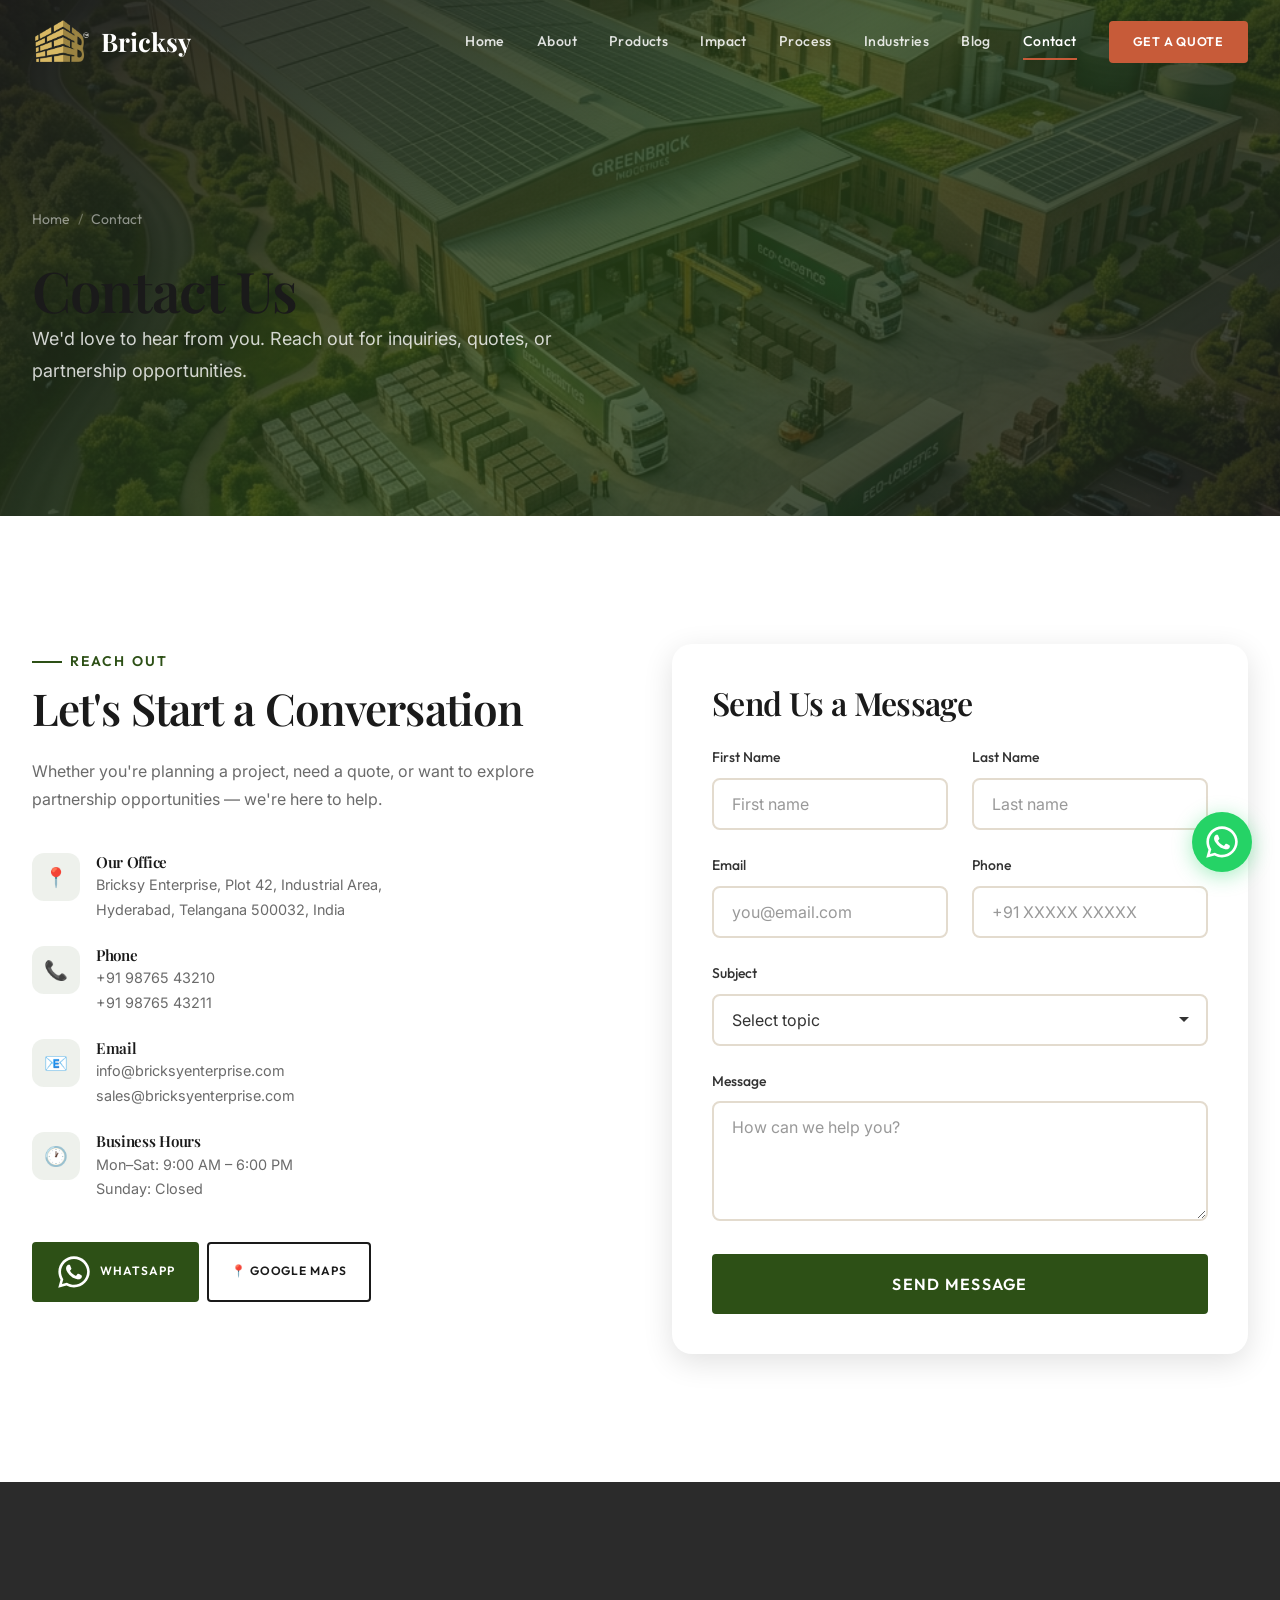
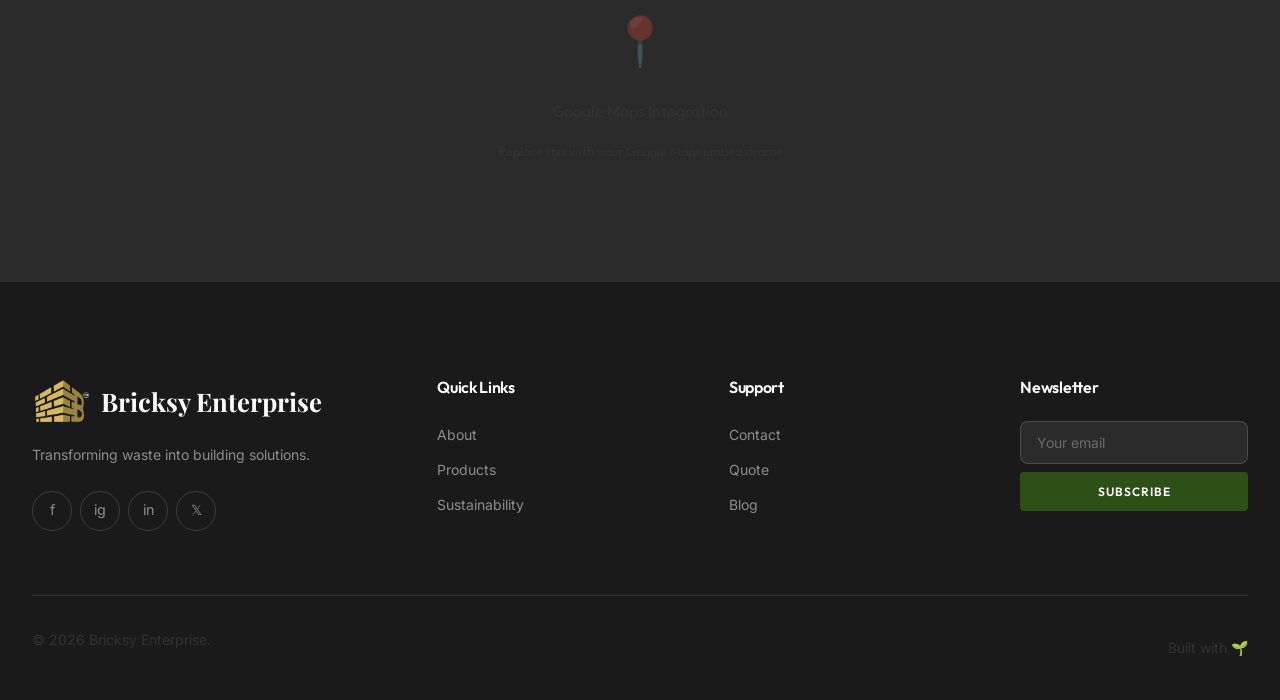
<file: contact.html>
<!DOCTYPE html>
<html lang="en">
<head>
  <meta charset="UTF-8">
  <meta name="viewport" content="width=device-width, initial-scale=1.0">
  <title>Contact Us — Bricksy Enterprise</title>
  <meta name="description" content="Get in touch with Bricksy Enterprise. Contact us for inquiries, quotes, or partnership opportunities.">
  <link rel="stylesheet" href="css/style.css">
  <link rel="stylesheet" href="css/components.css">
  <link rel="stylesheet" href="css/animations.css">
  <link rel="stylesheet" href="css/responsive.css">
  <link rel="icon" type="image/png" href="assets/images/logo.png">
</head>
<body>
  <nav class="navbar" id="navbar"><div class="container"><a href="index.html" class="nav-logo"><img src="assets/images/logo.png" alt="Bricksy Logo" class="nav-logo-img">Bricksy</a><div class="nav-links" id="navLinks"><a href="index.html">Home</a><a href="about.html">About</a><a href="products.html">Products</a><a href="sustainability.html">Impact</a><a href="how-it-works.html">Process</a><a href="industries.html">Industries</a><a href="blog.html">Blog</a><a href="contact.html" class="active">Contact</a><a href="inquiry.html" class="nav-cta">Get a Quote</a></div><div class="hamburger" id="hamburger"><span></span><span></span><span></span></div></div></nav>

  <section class="page-hero">
    <div class="hero-bg" style="background-image:url('assets/images/about-factory.png')"></div>
    <div class="hero-overlay"></div>
    <div class="container"><div class="hero-content">
      <div class="breadcrumb hero-animate-1"><a href="index.html">Home</a><span class="separator">/</span><span>Contact</span></div>
      <h1 class="hero-animate-2">Contact Us</h1>
      <p class="hero-description hero-animate-3">We'd love to hear from you. Reach out for inquiries, quotes, or partnership opportunities.</p>
    </div></div>
  </section>

  <section class="bg-white">
    <div class="container">
      <div class="grid grid-2" style="gap:4rem">
        <!-- Contact Info -->
        <div class="animate-fade-left">
          <span class="section-subtitle">Reach Out</span>
          <h2>Let's Start a Conversation</h2>
          <p style="color:var(--text-light);margin-bottom:2.5rem">Whether you're planning a project, need a quote, or want to explore partnership opportunities — we're here to help.</p>

          <div style="display:flex;flex-direction:column;gap:1.5rem;margin-bottom:2.5rem">
            <div style="display:flex;gap:1rem;align-items:flex-start">
              <div style="width:48px;height:48px;background:rgba(45,80,22,0.08);border-radius:12px;display:flex;align-items:center;justify-content:center;font-size:1.2rem;flex-shrink:0">📍</div>
              <div><h4 style="font-size:0.95rem;margin-bottom:2px">Our Office</h4><p style="color:var(--text-light);font-size:0.9rem;margin:0">Bricksy Enterprise, Plot 42, Industrial Area,<br>Hyderabad, Telangana 500032, India</p></div>
            </div>
            <div style="display:flex;gap:1rem;align-items:flex-start">
              <div style="width:48px;height:48px;background:rgba(45,80,22,0.08);border-radius:12px;display:flex;align-items:center;justify-content:center;font-size:1.2rem;flex-shrink:0">📞</div>
              <div><h4 style="font-size:0.95rem;margin-bottom:2px">Phone</h4><p style="color:var(--text-light);font-size:0.9rem;margin:0">+91 98765 43210<br>+91 98765 43211</p></div>
            </div>
            <div style="display:flex;gap:1rem;align-items:flex-start">
              <div style="width:48px;height:48px;background:rgba(45,80,22,0.08);border-radius:12px;display:flex;align-items:center;justify-content:center;font-size:1.2rem;flex-shrink:0">📧</div>
              <div><h4 style="font-size:0.95rem;margin-bottom:2px">Email</h4><p style="color:var(--text-light);font-size:0.9rem;margin:0">info@bricksyenterprise.com<br>sales@bricksyenterprise.com</p></div>
            </div>
            <div style="display:flex;gap:1rem;align-items:flex-start">
              <div style="width:48px;height:48px;background:rgba(45,80,22,0.08);border-radius:12px;display:flex;align-items:center;justify-content:center;font-size:1.2rem;flex-shrink:0">🕐</div>
              <div><h4 style="font-size:0.95rem;margin-bottom:2px">Business Hours</h4><p style="color:var(--text-light);font-size:0.9rem;margin:0">Mon–Sat: 9:00 AM – 6:00 PM<br>Sunday: Closed</p></div>
            </div>
          </div>

          <div style="display:flex;gap:0.5rem">
            <a href="https://wa.me/919876543210" target="_blank" class="btn btn-primary btn-sm"><svg xmlns="http://www.w3.org/2000/svg" viewBox="0 0 448 512" width="36" height="36" fill="currentColor"><path d="M380.9 97.1C339 55.1 283.2 32 223.9 32c-122.4 0-222 99.6-222 222 0 39.1 10.2 77.3 29.6 111L0 480l117.7-30.9c32.4 17.7 68.9 27 106.1 27h.1c122.3 0 224.1-99.6 224.1-222 0-59.3-25.2-115-67.1-157zm-157 341.6c-33.2 0-65.7-8.9-94-25.7l-6.7-4-69.8 18.3L72 359.2l-4.4-7c-18.5-29.4-28.2-63.3-28.2-98.2 0-101.7 82.8-184.5 184.6-184.5 49.3 0 95.6 19.2 130.4 54.1 34.8 34.9 56.2 81.2 56.1 130.5 0 101.8-84.9 184.6-186.6 184.6zm101.2-138.2c-5.5-2.8-32.8-16.2-37.9-18-5.1-1.9-8.8-2.8-12.5 2.8-3.7 5.6-14.3 18-17.6 21.8-3.2 3.7-6.5 4.2-12 1.4-32.6-16.3-54-29.1-75.5-66-5.7-9.8 5.7-9.1 16.3-30.3 1.8-3.7.9-6.9-.5-9.7-1.4-2.8-12.5-30.1-17.1-41.2-4.5-10.8-9.1-9.3-12.5-9.5-3.2-.2-6.9-.2-10.6-.2-3.7 0-9.7 1.4-14.8 6.9-5.1 5.6-19.4 19-19.4 46.3 0 27.3 19.9 53.7 22.6 57.4 2.8 3.7 39.1 59.7 94.8 83.8 35.2 15.2 49 16.5 66.6 13.9 10.7-1.6 32.8-13.4 37.4-26.4 4.6-13 4.6-24.1 3.2-26.4-1.3-2.5-5-3.9-10.5-6.6z"/></svg> WhatsApp</a>
            <a href="#" class="btn btn-outline-dark btn-sm">📍 Google Maps</a>
          </div>
        </div>

        <!-- Contact Form -->
        <div class="animate-fade-right">
          <form data-validate style="background:var(--white);padding:2.5rem;border-radius:var(--radius-xl);box-shadow:var(--shadow-lg)">
            <h3 style="margin-bottom:1.5rem">Send Us a Message</h3>
            <div class="form-row">
              <div class="form-group"><label class="form-label">First Name</label><input type="text" class="form-input" name="firstName" placeholder="First name" required><span class="form-error"></span></div>
              <div class="form-group"><label class="form-label">Last Name</label><input type="text" class="form-input" name="lastName" placeholder="Last name" required><span class="form-error"></span></div>
            </div>
            <div class="form-row">
              <div class="form-group"><label class="form-label">Email</label><input type="email" class="form-input" name="email" placeholder="you@email.com" required><span class="form-error"></span></div>
              <div class="form-group"><label class="form-label">Phone</label><input type="tel" class="form-input" name="phone" placeholder="+91 XXXXX XXXXX"><span class="form-error"></span></div>
            </div>
            <div class="form-group"><label class="form-label">Subject</label>
              <select class="form-select" name="subject" required><option value="">Select topic</option><option>General Inquiry</option><option>Product Information</option><option>Request a Quote</option><option>Partnership</option><option>Feedback</option><option>Other</option></select><span class="form-error"></span>
            </div>
            <div class="form-group"><label class="form-label">Message</label><textarea class="form-textarea" name="message" placeholder="How can we help you?" required></textarea><span class="form-error"></span></div>
            <button type="submit" class="btn btn-primary btn-lg" style="width:100%">Send Message</button>
          </form>
        </div>
      </div>
    </div>
  </section>

  <!-- Map -->
  <section class="bg-cream" style="padding:0">
    <div style="width:100%;height:400px;background:var(--charcoal);display:flex;align-items:center;justify-content:center;color:rgba(255,255,255,0.3);font-family:var(--font-accent)">
      <div class="text-center">
        <div style="font-size:3rem;margin-bottom:1rem">📍</div>
        <p>Google Maps Integration</p>
        <p style="font-size:0.8rem;margin-top:0.5rem">Replace this with your Google Maps embed iframe</p>
      </div>
    </div>
  </section>

  <footer class="footer"><div class="container"><div class="footer-grid"><div class="footer-brand"><a href="index.html" class="nav-logo" style="color:var(--white)"><img src="assets/images/logo.png" alt="Bricksy Logo" class="nav-logo-img"> Bricksy Enterprise</a><p>Transforming waste into building solutions.</p><div class="footer-social"><a href="#">f</a><a href="#">ig</a><a href="#">in</a><a href="#">𝕏</a></div></div><div><h4>Quick Links</h4><ul class="footer-links"><li><a href="about.html">About</a></li><li><a href="products.html">Products</a></li><li><a href="sustainability.html">Sustainability</a></li></ul></div><div><h4>Support</h4><ul class="footer-links"><li><a href="contact.html">Contact</a></li><li><a href="inquiry.html">Quote</a></li><li><a href="blog.html">Blog</a></li></ul></div><div><h4>Newsletter</h4><form class="footer-newsletter" onsubmit="handleNewsletter(event)"><input type="email" placeholder="Your email" required><button type="submit" class="btn btn-primary btn-sm" style="width:100%">Subscribe</button></form></div></div><div class="footer-bottom"><p>&copy; 2026 Bricksy Enterprise.</p><p>Built with 🌱</p></div></div></footer>
  <a href="https://wa.me/919876543210" target="_blank" class="whatsapp-float"><svg xmlns="http://www.w3.org/2000/svg" viewBox="0 0 448 512" width="36" height="36" fill="currentColor"><path d="M380.9 97.1C339 55.1 283.2 32 223.9 32c-122.4 0-222 99.6-222 222 0 39.1 10.2 77.3 29.6 111L0 480l117.7-30.9c32.4 17.7 68.9 27 106.1 27h.1c122.3 0 224.1-99.6 224.1-222 0-59.3-25.2-115-67.1-157zm-157 341.6c-33.2 0-65.7-8.9-94-25.7l-6.7-4-69.8 18.3L72 359.2l-4.4-7c-18.5-29.4-28.2-63.3-28.2-98.2 0-101.7 82.8-184.5 184.6-184.5 49.3 0 95.6 19.2 130.4 54.1 34.8 34.9 56.2 81.2 56.1 130.5 0 101.8-84.9 184.6-186.6 184.6zm101.2-138.2c-5.5-2.8-32.8-16.2-37.9-18-5.1-1.9-8.8-2.8-12.5 2.8-3.7 5.6-14.3 18-17.6 21.8-3.2 3.7-6.5 4.2-12 1.4-32.6-16.3-54-29.1-75.5-66-5.7-9.8 5.7-9.1 16.3-30.3 1.8-3.7.9-6.9-.5-9.7-1.4-2.8-12.5-30.1-17.1-41.2-4.5-10.8-9.1-9.3-12.5-9.5-3.2-.2-6.9-.2-10.6-.2-3.7 0-9.7 1.4-14.8 6.9-5.1 5.6-19.4 19-19.4 46.3 0 27.3 19.9 53.7 22.6 57.4 2.8 3.7 39.1 59.7 94.8 83.8 35.2 15.2 49 16.5 66.6 13.9 10.7-1.6 32.8-13.4 37.4-26.4 4.6-13 4.6-24.1 3.2-26.4-1.3-2.5-5-3.9-10.5-6.6z"/></svg><span class="tooltip">Chat with us!</span></a>
  <button class="back-to-top">↑</button>
  <div class="modal-overlay" id="successModal"><div class="modal"><div class="modal-header"><h3>Message Sent! 🎉</h3><button class="modal-close" onclick="closeModal('successModal')">✕</button></div><p>Thank you for reaching out. We'll get back to you within 24 hours.</p><button class="btn btn-primary" onclick="closeModal('successModal')" style="margin-top:1rem;width:100%">Got It</button></div></div>
  <script src="js/main.js"></script><script src="js/animations.js"></script><script src="js/forms.js"></script>
</body>
</html>
</file>
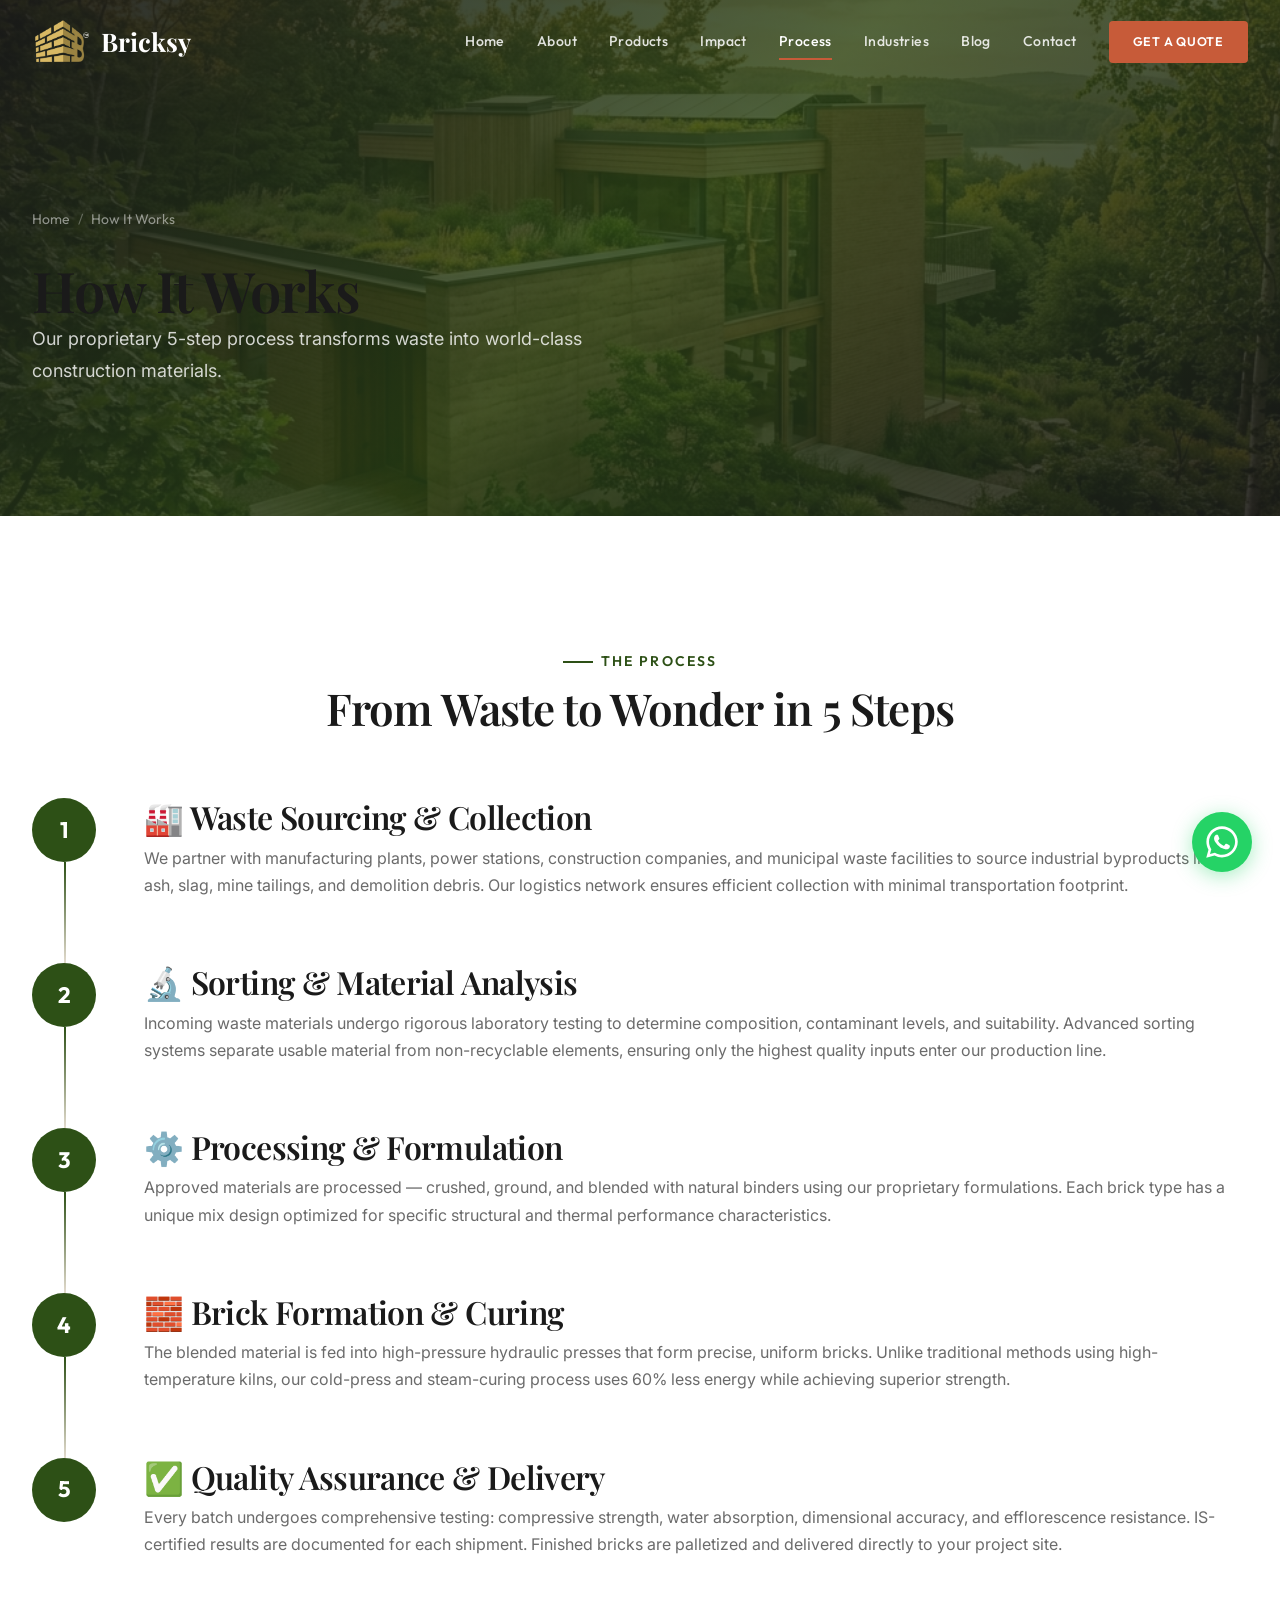
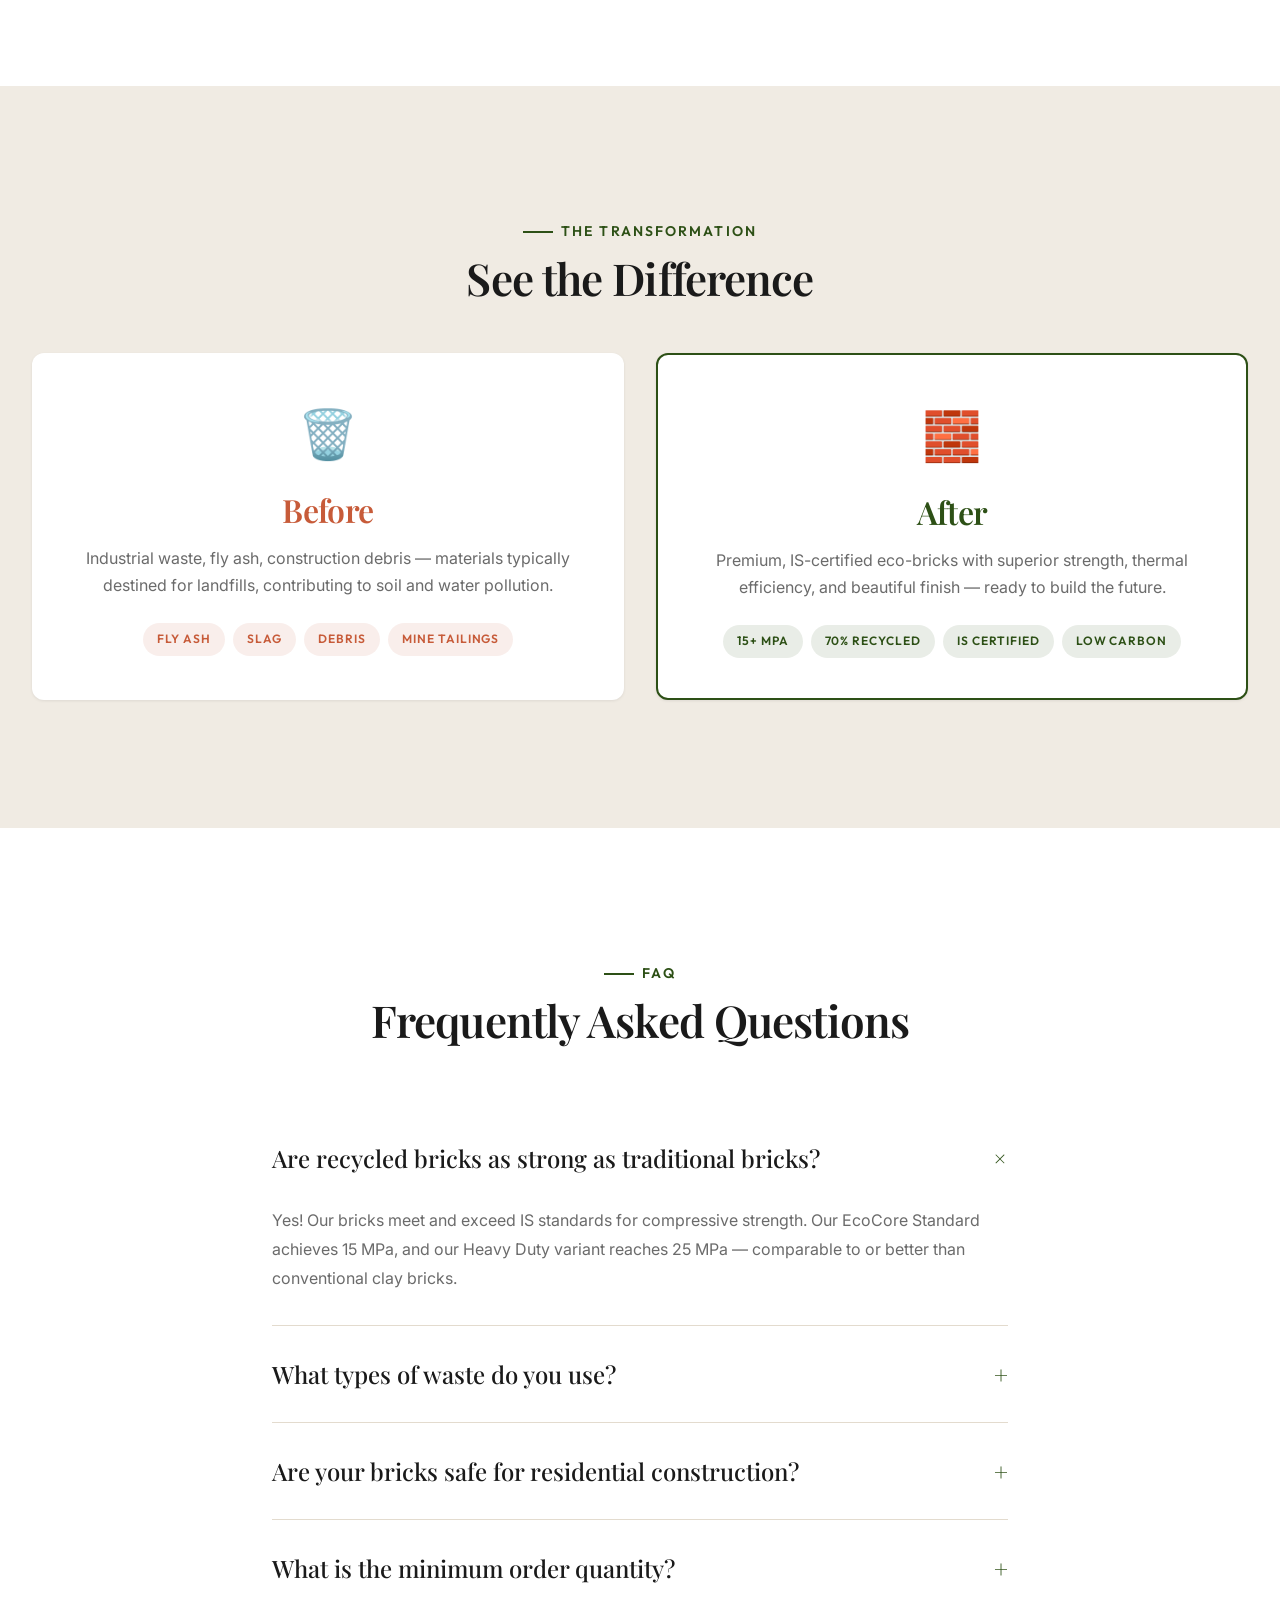
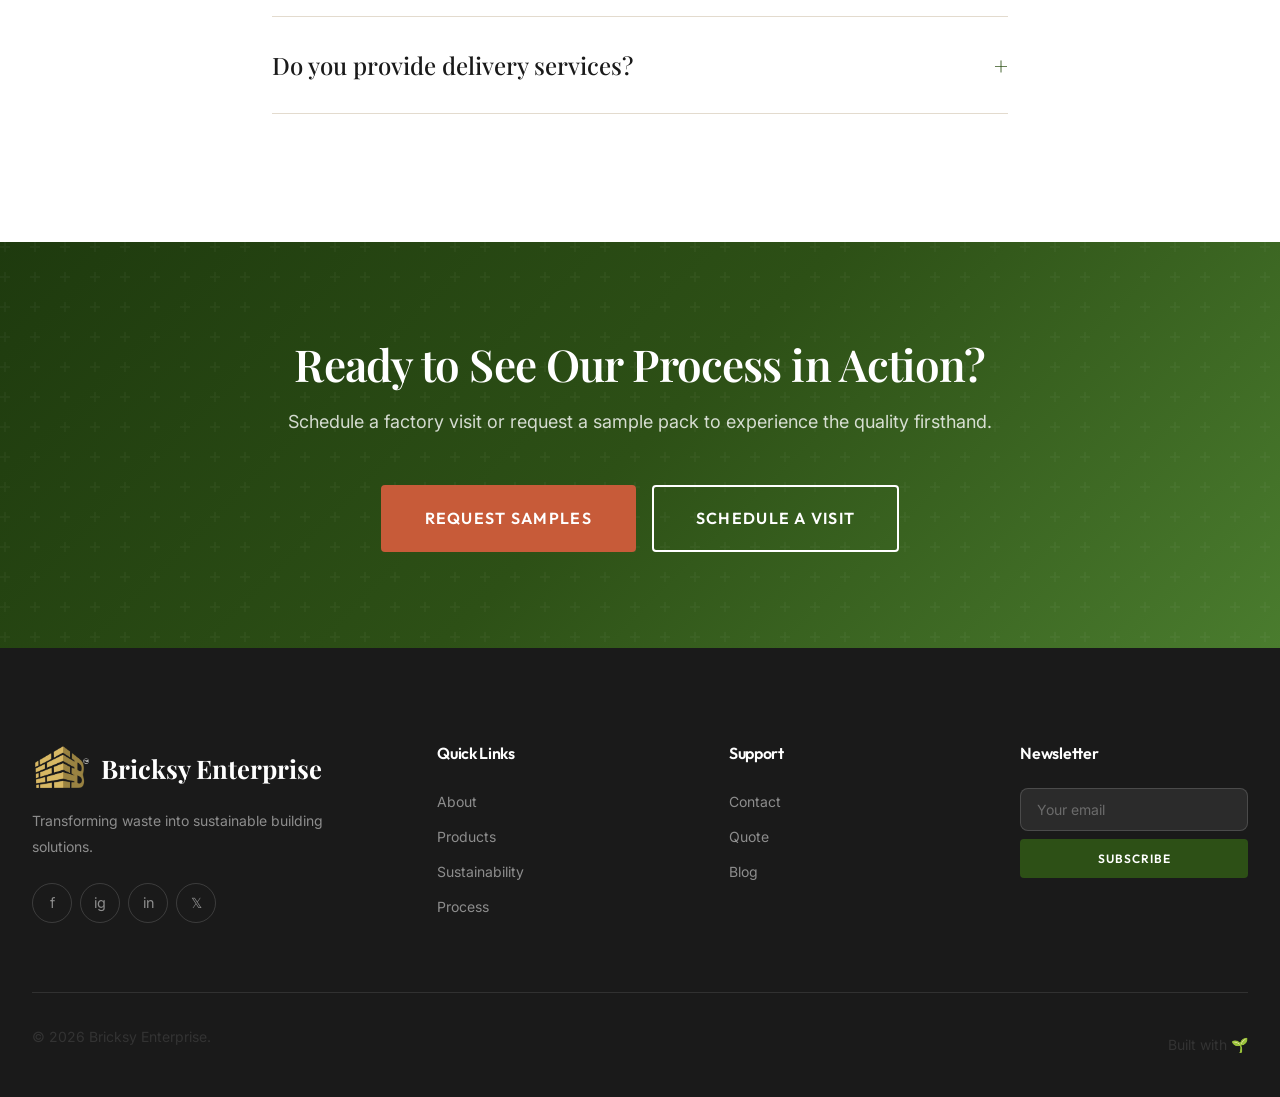
<file: how-it-works.html>
<!DOCTYPE html>
<html lang="en">
<head>
  <meta charset="UTF-8">
  <meta name="viewport" content="width=device-width, initial-scale=1.0">
  <title>How It Works — Bricksy Enterprise</title>
  <meta name="description" content="Learn how Bricksy converts industrial waste into premium eco-friendly bricks through our innovative 5-step process.">
  <link rel="stylesheet" href="css/style.css">
  <link rel="stylesheet" href="css/components.css">
  <link rel="stylesheet" href="css/animations.css">
  <link rel="stylesheet" href="css/responsive.css">
  <link rel="icon" type="image/png" href="assets/images/logo.png">
</head>
<body>
  <nav class="navbar" id="navbar"><div class="container"><a href="index.html" class="nav-logo"><img src="assets/images/logo.png" alt="Bricksy Logo" class="nav-logo-img">Bricksy</a><div class="nav-links" id="navLinks"><a href="index.html">Home</a><a href="about.html">About</a><a href="products.html">Products</a><a href="sustainability.html">Impact</a><a href="how-it-works.html" class="active">Process</a><a href="industries.html">Industries</a><a href="blog.html">Blog</a><a href="contact.html">Contact</a><a href="inquiry.html" class="nav-cta">Get a Quote</a></div><div class="hamburger" id="hamburger"><span></span><span></span><span></span></div></div></nav>

  <section class="page-hero">
    <div class="hero-bg" style="background-image:url('assets/images/hero-bg.png')"></div>
    <div class="hero-overlay"></div>
    <div class="container"><div class="hero-content">
      <div class="breadcrumb hero-animate-1"><a href="index.html">Home</a><span class="separator">/</span><span>How It Works</span></div>
      <h1 class="hero-animate-2">How It Works</h1>
      <p class="hero-description hero-animate-3">Our proprietary 5-step process transforms waste into world-class construction materials.</p>
    </div></div>
  </section>

  <!-- Detailed Process -->
  <section class="bg-white">
    <div class="container">
      <div class="text-center section-header">
        <span class="section-subtitle animate-fade-up">The Process</span>
        <h2 class="animate-fade-up">From Waste to Wonder in 5 Steps</h2>
      </div>
      <div class="process-timeline">
        <div class="process-step animate-fade-up">
          <div class="step-number">1</div><div class="step-connector"></div>
          <div class="step-content">
            <h3>🏭 Waste Sourcing & Collection</h3>
            <p>We partner with manufacturing plants, power stations, construction companies, and municipal waste facilities to source industrial byproducts like fly ash, slag, mine tailings, and demolition debris. Our logistics network ensures efficient collection with minimal transportation footprint.</p>
          </div>
        </div>
        <div class="process-step animate-fade-up delay-1">
          <div class="step-number">2</div><div class="step-connector"></div>
          <div class="step-content">
            <h3>🔬 Sorting & Material Analysis</h3>
            <p>Incoming waste materials undergo rigorous laboratory testing to determine composition, contaminant levels, and suitability. Advanced sorting systems separate usable material from non-recyclable elements, ensuring only the highest quality inputs enter our production line.</p>
          </div>
        </div>
        <div class="process-step animate-fade-up delay-2">
          <div class="step-number">3</div><div class="step-connector"></div>
          <div class="step-content">
            <h3>⚙️ Processing & Formulation</h3>
            <p>Approved materials are processed — crushed, ground, and blended with natural binders using our proprietary formulations. Each brick type has a unique mix design optimized for specific structural and thermal performance characteristics.</p>
          </div>
        </div>
        <div class="process-step animate-fade-up delay-3">
          <div class="step-number">4</div><div class="step-connector"></div>
          <div class="step-content">
            <h3>🧱 Brick Formation & Curing</h3>
            <p>The blended material is fed into high-pressure hydraulic presses that form precise, uniform bricks. Unlike traditional methods using high-temperature kilns, our cold-press and steam-curing process uses 60% less energy while achieving superior strength.</p>
          </div>
        </div>
        <div class="process-step animate-fade-up delay-4">
          <div class="step-number">5</div>
          <div class="step-content">
            <h3>✅ Quality Assurance & Delivery</h3>
            <p>Every batch undergoes comprehensive testing: compressive strength, water absorption, dimensional accuracy, and efflorescence resistance. IS-certified results are documented for each shipment. Finished bricks are palletized and delivered directly to your project site.</p>
          </div>
        </div>
      </div>
    </div>
  </section>

  <!-- Before/After -->
  <section class="bg-cream">
    <div class="container text-center">
      <span class="section-subtitle animate-fade-up">The Transformation</span>
      <h2 class="animate-fade-up">See the Difference</h2>
      <div class="grid grid-2" style="margin-top:3rem;gap:2rem">
        <div class="card animate-fade-up" style="text-align:center;padding:2.5rem">
          <div style="font-size:3rem;margin-bottom:1rem">🗑️</div>
          <h3 style="color:var(--secondary)">Before</h3>
          <p style="color:var(--text-light)">Industrial waste, fly ash, construction debris — materials typically destined for landfills, contributing to soil and water pollution.</p>
          <div style="margin-top:1.5rem;display:flex;gap:0.5rem;justify-content:center;flex-wrap:wrap">
            <span class="badge badge-secondary">Fly Ash</span>
            <span class="badge badge-secondary">Slag</span>
            <span class="badge badge-secondary">Debris</span>
            <span class="badge badge-secondary">Mine Tailings</span>
          </div>
        </div>
        <div class="card animate-fade-up delay-2" style="text-align:center;padding:2.5rem;border:2px solid var(--primary)">
          <div style="font-size:3rem;margin-bottom:1rem">🧱</div>
          <h3 style="color:var(--primary)">After</h3>
          <p style="color:var(--text-light)">Premium, IS-certified eco-bricks with superior strength, thermal efficiency, and beautiful finish — ready to build the future.</p>
          <div style="margin-top:1.5rem;display:flex;gap:0.5rem;justify-content:center;flex-wrap:wrap">
            <span class="badge badge-primary">15+ MPa</span>
            <span class="badge badge-primary">70% Recycled</span>
            <span class="badge badge-primary">IS Certified</span>
            <span class="badge badge-primary">Low Carbon</span>
          </div>
        </div>
      </div>
    </div>
  </section>

  <!-- FAQ -->
  <section class="bg-white">
    <div class="container" style="max-width:800px">
      <div class="text-center section-header">
        <span class="section-subtitle animate-fade-up">FAQ</span>
        <h2 class="animate-fade-up">Frequently Asked Questions</h2>
      </div>
      <div class="accordion animate-fade-up">
        <div class="accordion-item active">
          <button class="accordion-header">Are recycled bricks as strong as traditional bricks?<span class="accordion-icon">+</span></button>
          <div class="accordion-body"><div class="accordion-body-inner">Yes! Our bricks meet and exceed IS standards for compressive strength. Our EcoCore Standard achieves 15 MPa, and our Heavy Duty variant reaches 25 MPa — comparable to or better than conventional clay bricks.</div></div>
        </div>
        <div class="accordion-item">
          <button class="accordion-header">What types of waste do you use?<span class="accordion-icon">+</span></button>
          <div class="accordion-body"><div class="accordion-body-inner">We use industrial slag, fly ash from power plants, construction and demolition debris, mine tailings, and various other industrial byproducts. All materials are tested for safety and suitability before use.</div></div>
        </div>
        <div class="accordion-item">
          <button class="accordion-header">Are your bricks safe for residential construction?<span class="accordion-icon">+</span></button>
          <div class="accordion-body"><div class="accordion-body-inner">Absolutely. All our products are lab-tested and IS-certified. They contain no harmful chemicals or heavy metals. They're used in residential, commercial, and institutional projects throughout the country.</div></div>
        </div>
        <div class="accordion-item">
          <button class="accordion-header">What is the minimum order quantity?<span class="accordion-icon">+</span></button>
          <div class="accordion-body"><div class="accordion-body-inner">Our minimum order is 5,000 bricks for standard products. For custom formulations, minimums may vary. Contact us for specific project requirements and bulk pricing.</div></div>
        </div>
        <div class="accordion-item">
          <button class="accordion-header">Do you provide delivery services?<span class="accordion-icon">+</span></button>
          <div class="accordion-body"><div class="accordion-body-inner">Yes, we offer door-to-site delivery across the region. Delivery timelines depend on order size and location. We also provide unloading assistance for large orders.</div></div>
        </div>
      </div>
    </div>
  </section>

  <section class="cta-banner"><div class="container" style="position:relative;z-index:1"><h2 class="animate-fade-up">Ready to See Our Process in Action?</h2><p class="animate-fade-up">Schedule a factory visit or request a sample pack to experience the quality firsthand.</p><div style="display:flex;gap:1rem;justify-content:center;flex-wrap:wrap" class="animate-fade-up"><a href="inquiry.html" class="btn btn-secondary btn-lg">Request Samples</a><a href="contact.html" class="btn btn-outline btn-lg">Schedule a Visit</a></div></div></section>

  <footer class="footer"><div class="container"><div class="footer-grid"><div class="footer-brand"><a href="index.html" class="nav-logo" style="color:var(--white)"><img src="assets/images/logo.png" alt="Bricksy Logo" class="nav-logo-img"> Bricksy Enterprise</a><p>Transforming waste into sustainable building solutions.</p><div class="footer-social"><a href="#">f</a><a href="#">ig</a><a href="#">in</a><a href="#">𝕏</a></div></div><div><h4>Quick Links</h4><ul class="footer-links"><li><a href="about.html">About</a></li><li><a href="products.html">Products</a></li><li><a href="sustainability.html">Sustainability</a></li><li><a href="how-it-works.html">Process</a></li></ul></div><div><h4>Support</h4><ul class="footer-links"><li><a href="contact.html">Contact</a></li><li><a href="inquiry.html">Quote</a></li><li><a href="blog.html">Blog</a></li></ul></div><div><h4>Newsletter</h4><form class="footer-newsletter" onsubmit="handleNewsletter(event)"><input type="email" placeholder="Your email" required><button type="submit" class="btn btn-primary btn-sm" style="width:100%">Subscribe</button></form></div></div><div class="footer-bottom"><p>&copy; 2026 Bricksy Enterprise.</p><p>Built with 🌱</p></div></div></footer>
  <a href="https://wa.me/919876543210" target="_blank" class="whatsapp-float"><svg xmlns="http://www.w3.org/2000/svg" viewBox="0 0 448 512" width="36" height="36" fill="currentColor"><path d="M380.9 97.1C339 55.1 283.2 32 223.9 32c-122.4 0-222 99.6-222 222 0 39.1 10.2 77.3 29.6 111L0 480l117.7-30.9c32.4 17.7 68.9 27 106.1 27h.1c122.3 0 224.1-99.6 224.1-222 0-59.3-25.2-115-67.1-157zm-157 341.6c-33.2 0-65.7-8.9-94-25.7l-6.7-4-69.8 18.3L72 359.2l-4.4-7c-18.5-29.4-28.2-63.3-28.2-98.2 0-101.7 82.8-184.5 184.6-184.5 49.3 0 95.6 19.2 130.4 54.1 34.8 34.9 56.2 81.2 56.1 130.5 0 101.8-84.9 184.6-186.6 184.6zm101.2-138.2c-5.5-2.8-32.8-16.2-37.9-18-5.1-1.9-8.8-2.8-12.5 2.8-3.7 5.6-14.3 18-17.6 21.8-3.2 3.7-6.5 4.2-12 1.4-32.6-16.3-54-29.1-75.5-66-5.7-9.8 5.7-9.1 16.3-30.3 1.8-3.7.9-6.9-.5-9.7-1.4-2.8-12.5-30.1-17.1-41.2-4.5-10.8-9.1-9.3-12.5-9.5-3.2-.2-6.9-.2-10.6-.2-3.7 0-9.7 1.4-14.8 6.9-5.1 5.6-19.4 19-19.4 46.3 0 27.3 19.9 53.7 22.6 57.4 2.8 3.7 39.1 59.7 94.8 83.8 35.2 15.2 49 16.5 66.6 13.9 10.7-1.6 32.8-13.4 37.4-26.4 4.6-13 4.6-24.1 3.2-26.4-1.3-2.5-5-3.9-10.5-6.6z"/></svg><span class="tooltip">Chat with us!</span></a>
  <button class="back-to-top">↑</button>
  <script src="js/main.js"></script><script src="js/animations.js"></script><script src="js/forms.js"></script>
  <script>document.addEventListener('DOMContentLoaded',()=>{initAccordion()});</script>
</body>
</html>
</file>
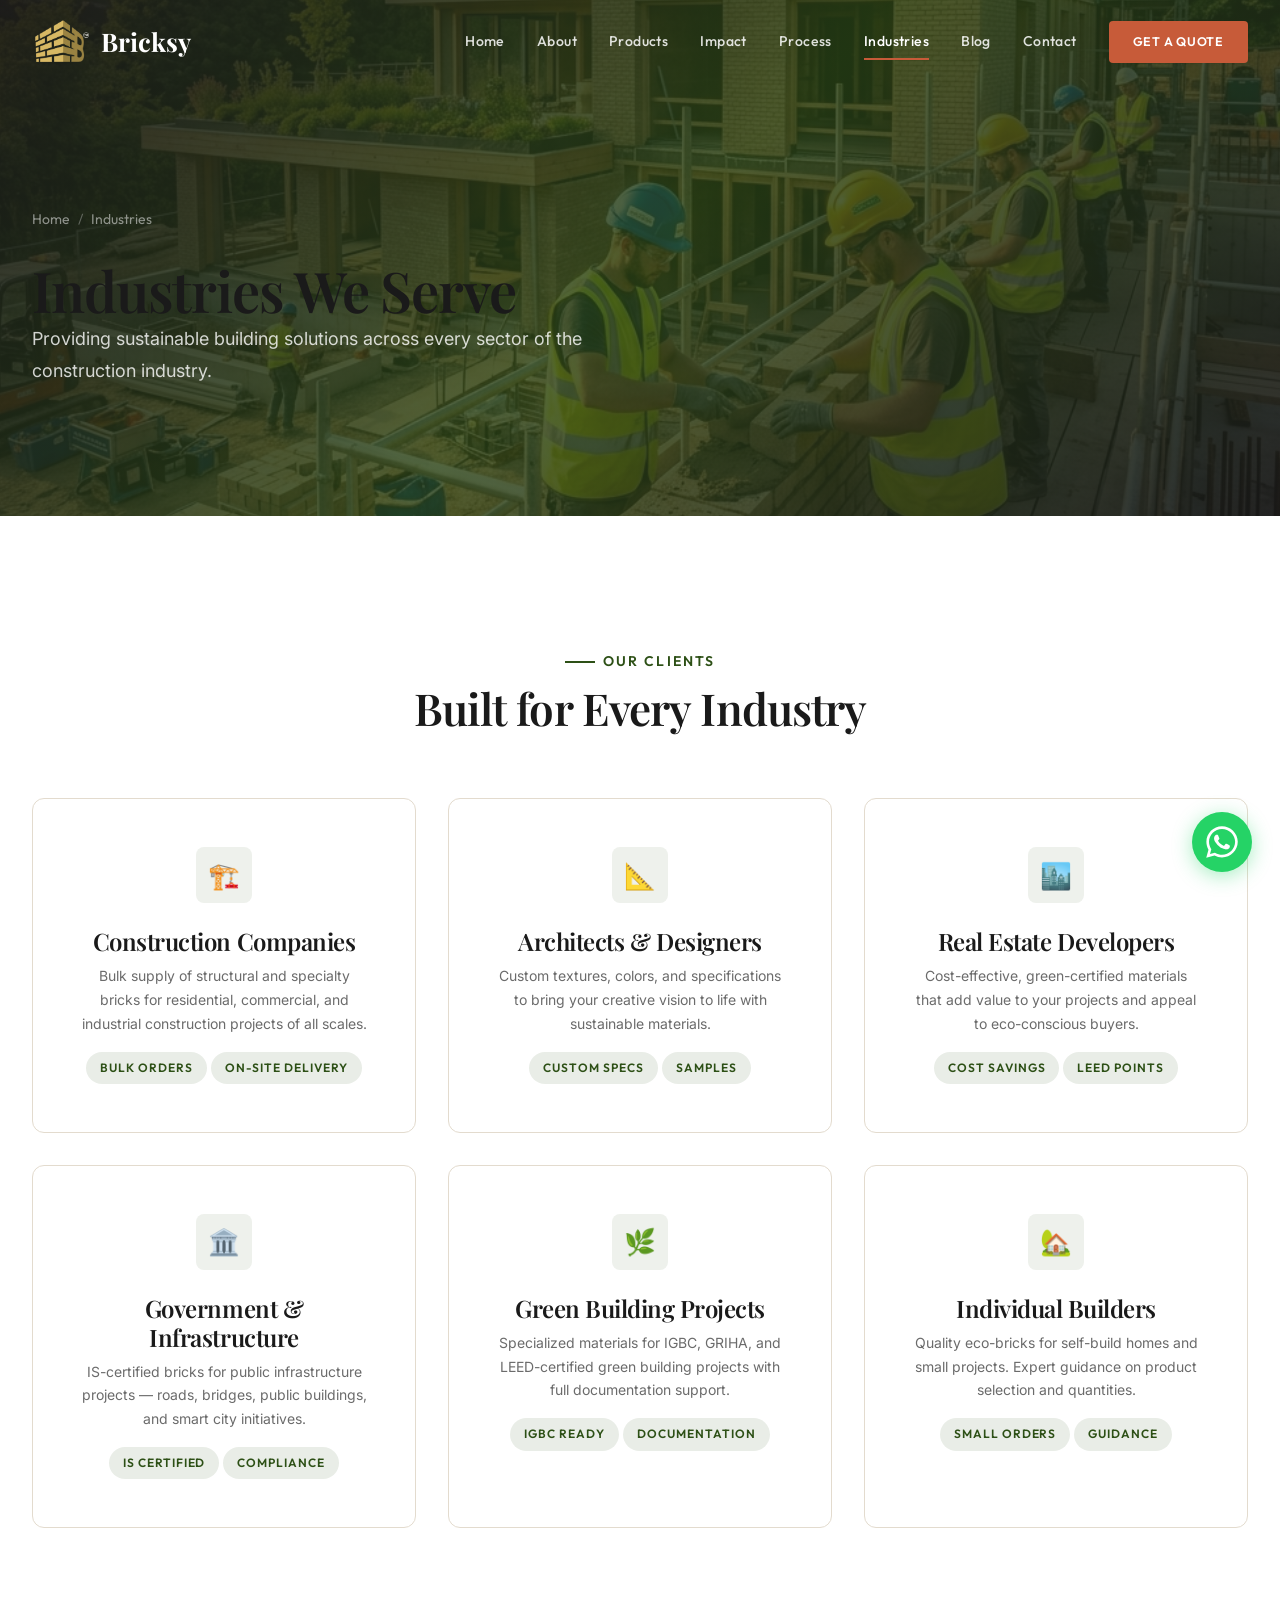
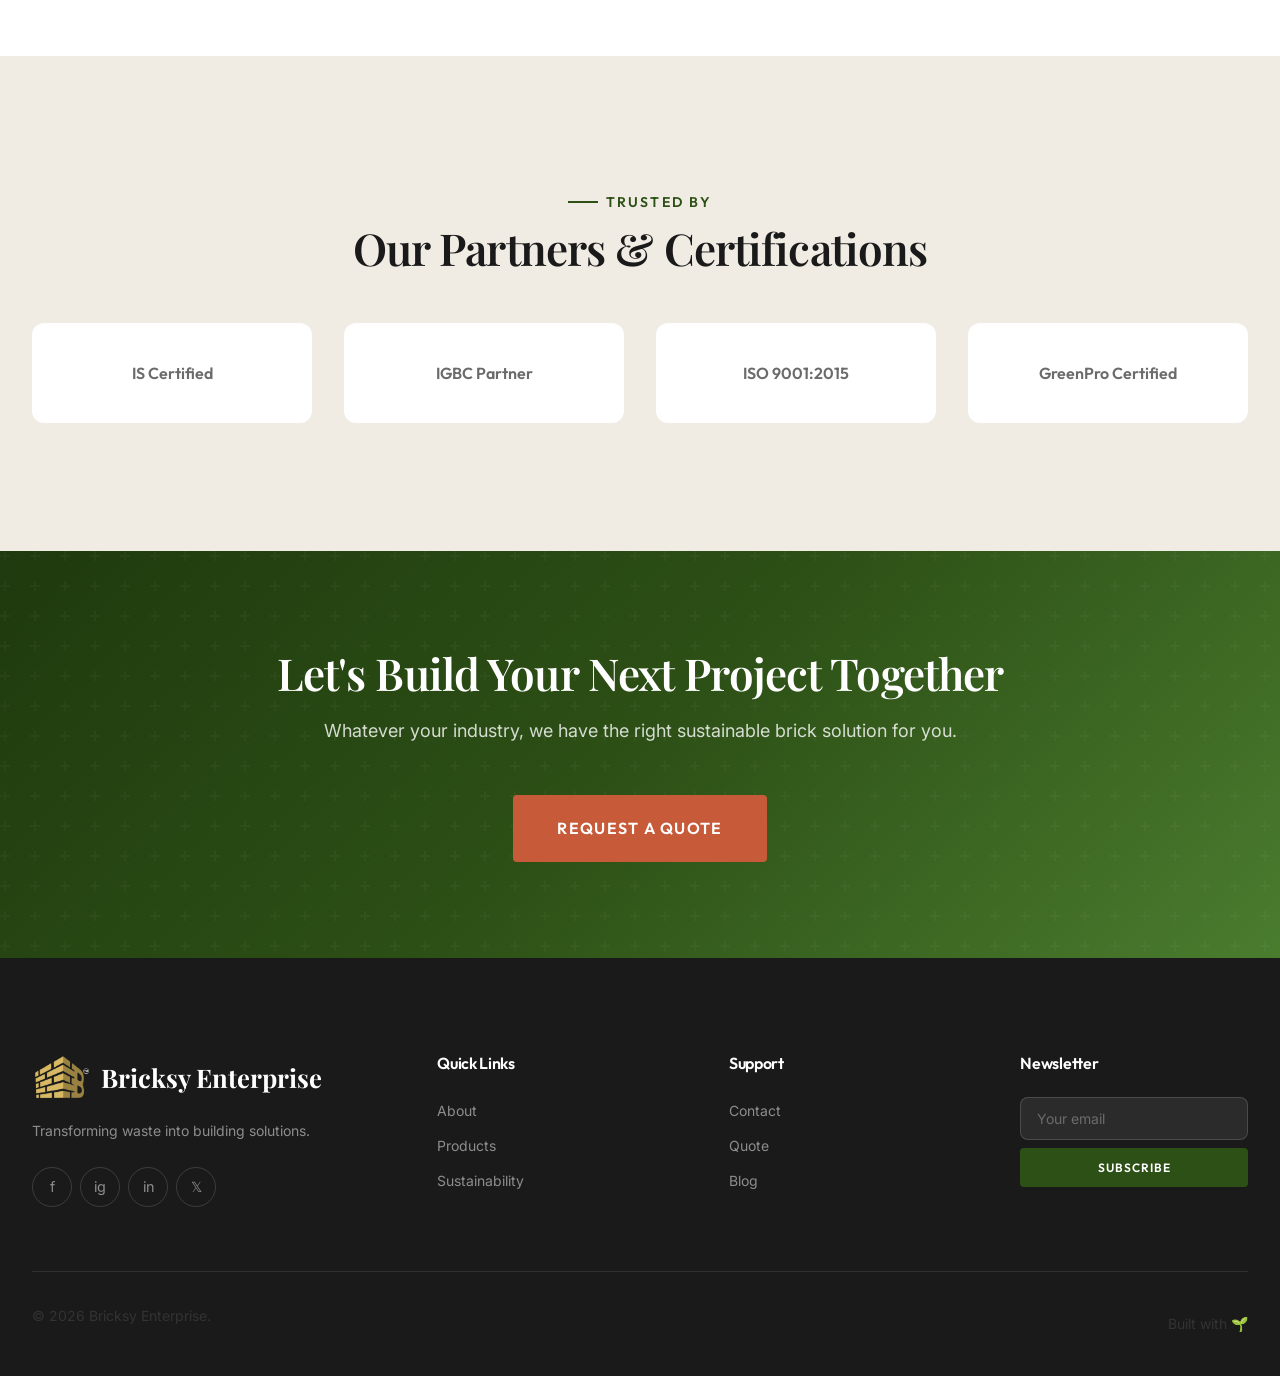
<file: industries.html>
<!DOCTYPE html>
<html lang="en">
<head>
  <meta charset="UTF-8">
  <meta name="viewport" content="width=device-width, initial-scale=1.0">
  <title>Industries We Serve — Bricksy Enterprise</title>
  <meta name="description" content="Bricksy Enterprise serves construction companies, architects, real estate developers, government agencies, and green building projects with sustainable bricks.">
  <link rel="stylesheet" href="css/style.css">
  <link rel="stylesheet" href="css/components.css">
  <link rel="stylesheet" href="css/animations.css">
  <link rel="stylesheet" href="css/responsive.css">
  <link rel="icon" type="image/png" href="assets/images/logo.png">
</head>
<body>
  <nav class="navbar" id="navbar"><div class="container"><a href="index.html" class="nav-logo"><img src="assets/images/logo.png" alt="Bricksy Logo" class="nav-logo-img">Bricksy</a><div class="nav-links" id="navLinks"><a href="index.html">Home</a><a href="about.html">About</a><a href="products.html">Products</a><a href="sustainability.html">Impact</a><a href="how-it-works.html">Process</a><a href="industries.html" class="active">Industries</a><a href="blog.html">Blog</a><a href="contact.html">Contact</a><a href="inquiry.html" class="nav-cta">Get a Quote</a></div><div class="hamburger" id="hamburger"><span></span><span></span><span></span></div></div></nav>

  <section class="page-hero">
    <div class="hero-bg" style="background-image:url('assets/images/blog-construction.png')"></div>
    <div class="hero-overlay"></div>
    <div class="container"><div class="hero-content">
      <div class="breadcrumb hero-animate-1"><a href="index.html">Home</a><span class="separator">/</span><span>Industries</span></div>
      <h1 class="hero-animate-2">Industries We Serve</h1>
      <p class="hero-description hero-animate-3">Providing sustainable building solutions across every sector of the construction industry.</p>
    </div></div>
  </section>

  <section class="bg-white">
    <div class="container">
      <div class="text-center section-header">
        <span class="section-subtitle animate-fade-up">Our Clients</span>
        <h2 class="animate-fade-up">Built for Every Industry</h2>
      </div>
      <div class="grid grid-3 stagger-children">
        <div class="feature-card" style="text-align:center">
          <div class="icon" style="margin:0 auto var(--space-lg);font-size:1.6rem">🏗️</div>
          <h4>Construction Companies</h4>
          <p>Bulk supply of structural and specialty bricks for residential, commercial, and industrial construction projects of all scales.</p>
          <div style="margin-top:1rem"><span class="badge badge-primary">Bulk Orders</span> <span class="badge badge-primary">On-Site Delivery</span></div>
        </div>
        <div class="feature-card" style="text-align:center">
          <div class="icon" style="margin:0 auto var(--space-lg);font-size:1.6rem">📐</div>
          <h4>Architects & Designers</h4>
          <p>Custom textures, colors, and specifications to bring your creative vision to life with sustainable materials.</p>
          <div style="margin-top:1rem"><span class="badge badge-primary">Custom Specs</span> <span class="badge badge-primary">Samples</span></div>
        </div>
        <div class="feature-card" style="text-align:center">
          <div class="icon" style="margin:0 auto var(--space-lg);font-size:1.6rem">🏙️</div>
          <h4>Real Estate Developers</h4>
          <p>Cost-effective, green-certified materials that add value to your projects and appeal to eco-conscious buyers.</p>
          <div style="margin-top:1rem"><span class="badge badge-primary">Cost Savings</span> <span class="badge badge-primary">LEED Points</span></div>
        </div>
        <div class="feature-card" style="text-align:center">
          <div class="icon" style="margin:0 auto var(--space-lg);font-size:1.6rem">🏛️</div>
          <h4>Government & Infrastructure</h4>
          <p>IS-certified bricks for public infrastructure projects — roads, bridges, public buildings, and smart city initiatives.</p>
          <div style="margin-top:1rem"><span class="badge badge-primary">IS Certified</span> <span class="badge badge-primary">Compliance</span></div>
        </div>
        <div class="feature-card" style="text-align:center">
          <div class="icon" style="margin:0 auto var(--space-lg);font-size:1.6rem">🌿</div>
          <h4>Green Building Projects</h4>
          <p>Specialized materials for IGBC, GRIHA, and LEED-certified green building projects with full documentation support.</p>
          <div style="margin-top:1rem"><span class="badge badge-primary">IGBC Ready</span> <span class="badge badge-primary">Documentation</span></div>
        </div>
        <div class="feature-card" style="text-align:center">
          <div class="icon" style="margin:0 auto var(--space-lg);font-size:1.6rem">🏡</div>
          <h4>Individual Builders</h4>
          <p>Quality eco-bricks for self-build homes and small projects. Expert guidance on product selection and quantities.</p>
          <div style="margin-top:1rem"><span class="badge badge-primary">Small Orders</span> <span class="badge badge-primary">Guidance</span></div>
        </div>
      </div>
    </div>
  </section>

  <!-- Trust Badges -->
  <section class="bg-cream">
    <div class="container text-center">
      <span class="section-subtitle animate-fade-up">Trusted By</span>
      <h2 class="animate-fade-up">Our Partners & Certifications</h2>
      <div class="grid grid-4 stagger-children" style="margin-top:3rem">
        <div class="animate-fade-up" style="background:var(--white);padding:2rem;border-radius:var(--radius-lg);display:flex;align-items:center;justify-content:center;font-family:var(--font-accent);font-weight:600;color:var(--text-light);min-height:100px">IS Certified</div>
        <div class="animate-fade-up" style="background:var(--white);padding:2rem;border-radius:var(--radius-lg);display:flex;align-items:center;justify-content:center;font-family:var(--font-accent);font-weight:600;color:var(--text-light);min-height:100px">IGBC Partner</div>
        <div class="animate-fade-up" style="background:var(--white);padding:2rem;border-radius:var(--radius-lg);display:flex;align-items:center;justify-content:center;font-family:var(--font-accent);font-weight:600;color:var(--text-light);min-height:100px">ISO 9001:2015</div>
        <div class="animate-fade-up" style="background:var(--white);padding:2rem;border-radius:var(--radius-lg);display:flex;align-items:center;justify-content:center;font-family:var(--font-accent);font-weight:600;color:var(--text-light);min-height:100px">GreenPro Certified</div>
      </div>
    </div>
  </section>

  <section class="cta-banner"><div class="container" style="position:relative;z-index:1"><h2 class="animate-fade-up">Let's Build Your Next Project Together</h2><p class="animate-fade-up">Whatever your industry, we have the right sustainable brick solution for you.</p><a href="inquiry.html" class="btn btn-secondary btn-lg animate-fade-up">Request a Quote</a></div></section>

  <footer class="footer"><div class="container"><div class="footer-grid"><div class="footer-brand"><a href="index.html" class="nav-logo" style="color:var(--white)"><img src="assets/images/logo.png" alt="Bricksy Logo" class="nav-logo-img"> Bricksy Enterprise</a><p>Transforming waste into building solutions.</p><div class="footer-social"><a href="#">f</a><a href="#">ig</a><a href="#">in</a><a href="#">𝕏</a></div></div><div><h4>Quick Links</h4><ul class="footer-links"><li><a href="about.html">About</a></li><li><a href="products.html">Products</a></li><li><a href="sustainability.html">Sustainability</a></li></ul></div><div><h4>Support</h4><ul class="footer-links"><li><a href="contact.html">Contact</a></li><li><a href="inquiry.html">Quote</a></li><li><a href="blog.html">Blog</a></li></ul></div><div><h4>Newsletter</h4><form class="footer-newsletter" onsubmit="handleNewsletter(event)"><input type="email" placeholder="Your email" required><button type="submit" class="btn btn-primary btn-sm" style="width:100%">Subscribe</button></form></div></div><div class="footer-bottom"><p>&copy; 2026 Bricksy Enterprise.</p><p>Built with 🌱</p></div></div></footer>
  <a href="https://wa.me/919876543210" target="_blank" class="whatsapp-float"><svg xmlns="http://www.w3.org/2000/svg" viewBox="0 0 448 512" width="36" height="36" fill="currentColor"><path d="M380.9 97.1C339 55.1 283.2 32 223.9 32c-122.4 0-222 99.6-222 222 0 39.1 10.2 77.3 29.6 111L0 480l117.7-30.9c32.4 17.7 68.9 27 106.1 27h.1c122.3 0 224.1-99.6 224.1-222 0-59.3-25.2-115-67.1-157zm-157 341.6c-33.2 0-65.7-8.9-94-25.7l-6.7-4-69.8 18.3L72 359.2l-4.4-7c-18.5-29.4-28.2-63.3-28.2-98.2 0-101.7 82.8-184.5 184.6-184.5 49.3 0 95.6 19.2 130.4 54.1 34.8 34.9 56.2 81.2 56.1 130.5 0 101.8-84.9 184.6-186.6 184.6zm101.2-138.2c-5.5-2.8-32.8-16.2-37.9-18-5.1-1.9-8.8-2.8-12.5 2.8-3.7 5.6-14.3 18-17.6 21.8-3.2 3.7-6.5 4.2-12 1.4-32.6-16.3-54-29.1-75.5-66-5.7-9.8 5.7-9.1 16.3-30.3 1.8-3.7.9-6.9-.5-9.7-1.4-2.8-12.5-30.1-17.1-41.2-4.5-10.8-9.1-9.3-12.5-9.5-3.2-.2-6.9-.2-10.6-.2-3.7 0-9.7 1.4-14.8 6.9-5.1 5.6-19.4 19-19.4 46.3 0 27.3 19.9 53.7 22.6 57.4 2.8 3.7 39.1 59.7 94.8 83.8 35.2 15.2 49 16.5 66.6 13.9 10.7-1.6 32.8-13.4 37.4-26.4 4.6-13 4.6-24.1 3.2-26.4-1.3-2.5-5-3.9-10.5-6.6z"/></svg><span class="tooltip">Chat with us!</span></a>
  <button class="back-to-top">↑</button>
  <script src="js/main.js"></script><script src="js/animations.js"></script>
</body>
</html>
</file>
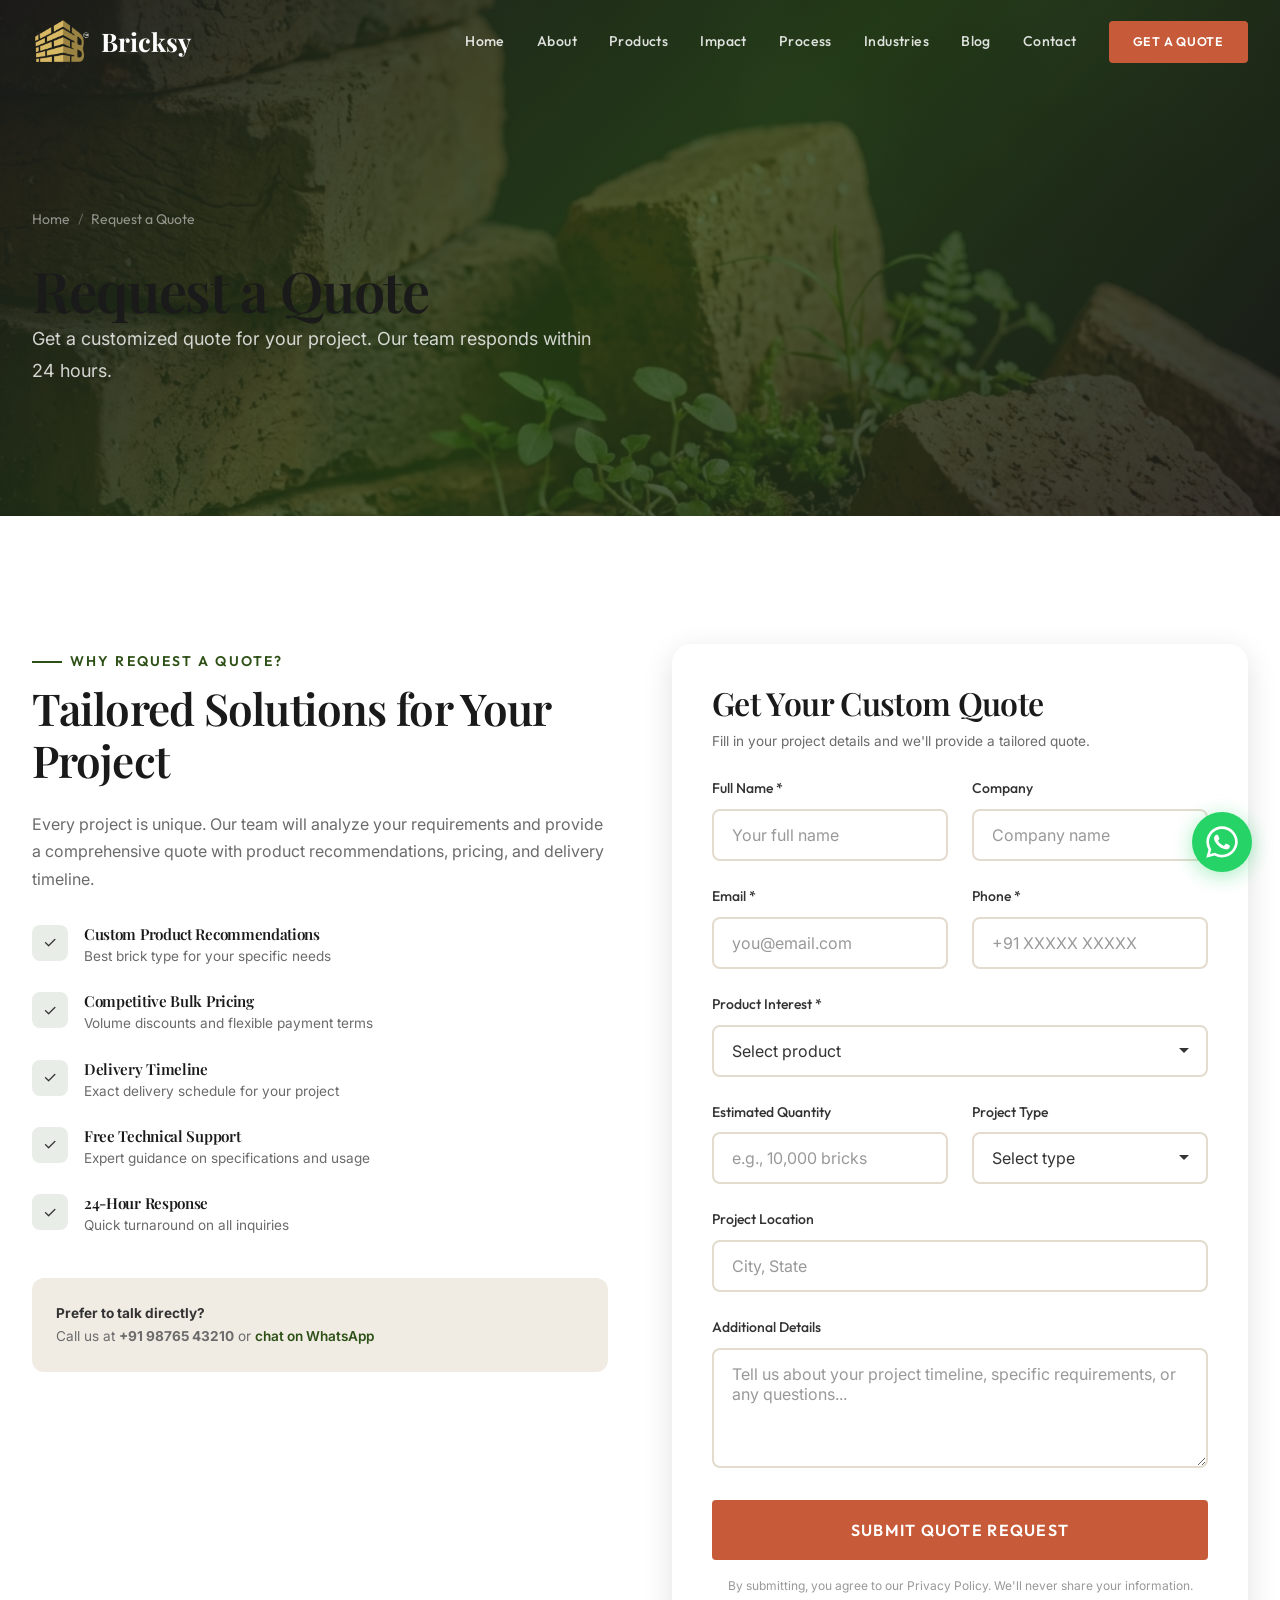
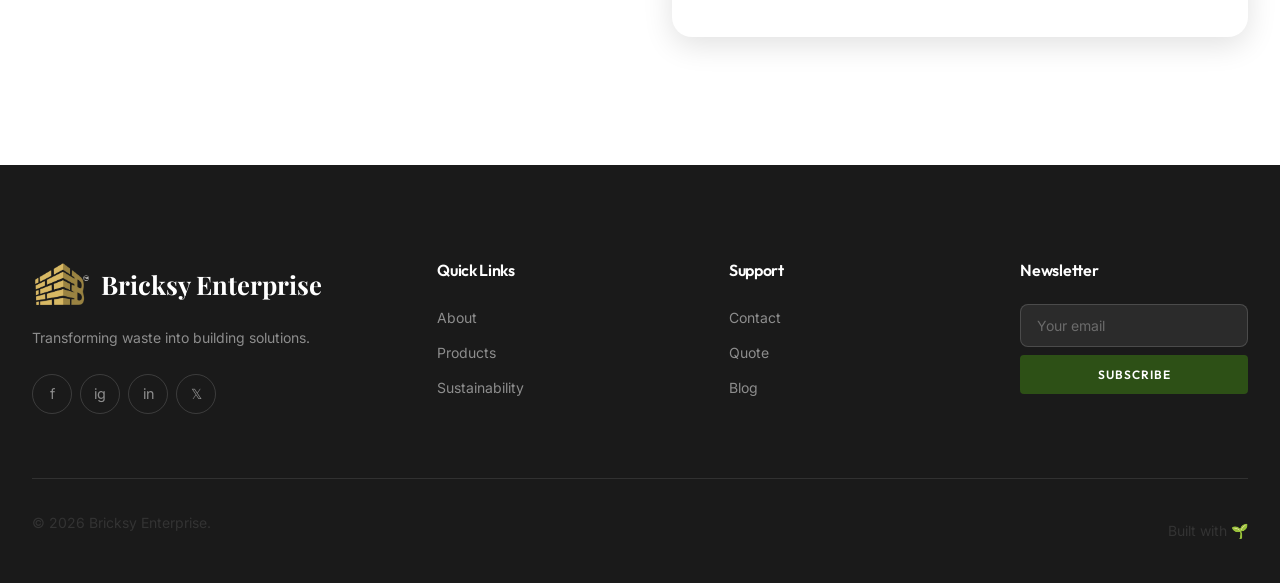
<file: inquiry.html>
<!DOCTYPE html>
<html lang="en">

<head>
  <meta charset="UTF-8">
  <meta name="viewport" content="width=device-width, initial-scale=1.0">
  <title>Request a Quote — Bricksy Enterprise</title>
  <meta name="description"
    content="Request a custom quote for Bricksy's eco-friendly bricks. Fill out our inquiry form for fast, personalized pricing.">
  <link rel="stylesheet" href="css/style.css">
  <link rel="stylesheet" href="css/components.css">
  <link rel="stylesheet" href="css/animations.css">
  <link rel="stylesheet" href="css/responsive.css">
  <link rel="icon" type="image/png" href="assets/images/logo.png">
</head>

<body>
  <nav class="navbar" id="navbar">
    <div class="container"><a href="index.html" class="nav-logo">
        <img src="assets/images/logo.png" alt="Bricksy Logo" class="nav-logo-img">Bricksy
      </a>
      <div class="nav-links" id="navLinks"><a href="index.html">Home</a><a href="about.html">About</a><a
          href="products.html">Products</a><a href="sustainability.html">Impact</a><a
          href="how-it-works.html">Process</a><a href="industries.html">Industries</a><a href="blog.html">Blog</a><a
          href="contact.html">Contact</a><a href="inquiry.html" class="nav-cta active">Get a Quote</a></div>
      <div class="hamburger" id="hamburger"><span></span><span></span><span></span></div>
    </div>
  </nav>

  <section class="page-hero">
    <div class="hero-bg" style="background-image:url('assets/images/product-bricks.png')"></div>
    <div class="hero-overlay"></div>
    <div class="container">
      <div class="hero-content">
        <div class="breadcrumb hero-animate-1"><a href="index.html">Home</a><span
            class="separator">/</span><span>Request a Quote</span></div>
        <h1 class="hero-animate-2">Request a Quote</h1>
        <p class="hero-description hero-animate-3">Get a customized quote for your project. Our team responds within 24
          hours.</p>
      </div>
    </div>
  </section>

  <section class="bg-white">
    <div class="container">
      <div class="grid grid-2" style="gap:4rem">
        <!-- Benefits -->
        <div class="animate-fade-left">
          <span class="section-subtitle">Why Request a Quote?</span>
          <h2>Tailored Solutions for Your Project</h2>
          <p style="color:var(--text-light);margin-bottom:2rem">Every project is unique. Our team will analyze your
            requirements and provide a comprehensive quote with product recommendations, pricing, and delivery timeline.
          </p>

          <div style="display:flex;flex-direction:column;gap:1.5rem">
            <div style="display:flex;gap:1rem;align-items:flex-start">
              <div
                style="width:36px;height:36px;background:rgba(45,80,22,0.1);border-radius:8px;display:flex;align-items:center;justify-content:center;font-size:1rem;flex-shrink:0">
                ✓</div>
              <div>
                <h4 style="font-size:0.95rem;margin-bottom:2px">Custom Product Recommendations</h4>
                <p style="color:var(--text-light);font-size:0.85rem;margin:0">Best brick type for your specific needs
                </p>
              </div>
            </div>
            <div style="display:flex;gap:1rem;align-items:flex-start">
              <div
                style="width:36px;height:36px;background:rgba(45,80,22,0.1);border-radius:8px;display:flex;align-items:center;justify-content:center;font-size:1rem;flex-shrink:0">
                ✓</div>
              <div>
                <h4 style="font-size:0.95rem;margin-bottom:2px">Competitive Bulk Pricing</h4>
                <p style="color:var(--text-light);font-size:0.85rem;margin:0">Volume discounts and flexible payment
                  terms</p>
              </div>
            </div>
            <div style="display:flex;gap:1rem;align-items:flex-start">
              <div
                style="width:36px;height:36px;background:rgba(45,80,22,0.1);border-radius:8px;display:flex;align-items:center;justify-content:center;font-size:1rem;flex-shrink:0">
                ✓</div>
              <div>
                <h4 style="font-size:0.95rem;margin-bottom:2px">Delivery Timeline</h4>
                <p style="color:var(--text-light);font-size:0.85rem;margin:0">Exact delivery schedule for your project
                </p>
              </div>
            </div>
            <div style="display:flex;gap:1rem;align-items:flex-start">
              <div
                style="width:36px;height:36px;background:rgba(45,80,22,0.1);border-radius:8px;display:flex;align-items:center;justify-content:center;font-size:1rem;flex-shrink:0">
                ✓</div>
              <div>
                <h4 style="font-size:0.95rem;margin-bottom:2px">Free Technical Support</h4>
                <p style="color:var(--text-light);font-size:0.85rem;margin:0">Expert guidance on specifications and
                  usage</p>
              </div>
            </div>
            <div style="display:flex;gap:1rem;align-items:flex-start">
              <div
                style="width:36px;height:36px;background:rgba(45,80,22,0.1);border-radius:8px;display:flex;align-items:center;justify-content:center;font-size:1rem;flex-shrink:0">
                ✓</div>
              <div>
                <h4 style="font-size:0.95rem;margin-bottom:2px">24-Hour Response</h4>
                <p style="color:var(--text-light);font-size:0.85rem;margin:0">Quick turnaround on all inquiries</p>
              </div>
            </div>
          </div>

          <div style="margin-top:2.5rem;padding:1.5rem;background:var(--cream);border-radius:var(--radius-lg)">
            <p style="font-size:0.85rem;color:var(--text-light);margin:0"><strong style="color:var(--text)">Prefer to
                talk directly?</strong><br>Call us at <strong>+91 98765 43210</strong> or <a
                href="https://wa.me/919876543210" style="color:var(--primary);font-weight:600">chat on WhatsApp</a></p>
          </div>
        </div>

        <!-- Quote Form -->
        <div class="animate-fade-right">
          <form data-validate
            style="background:var(--white);padding:2.5rem;border-radius:var(--radius-xl);box-shadow:var(--shadow-lg)">
            <h3 style="margin-bottom:0.5rem">Get Your Custom Quote</h3>
            <p style="color:var(--text-light);font-size:0.85rem;margin-bottom:1.5rem">Fill in your project details and
              we'll provide a tailored quote.</p>

            <div class="form-row">
              <div class="form-group"><label class="form-label">Full Name *</label><input type="text" class="form-input"
                  name="name" placeholder="Your full name" required><span class="form-error"></span></div>
              <div class="form-group"><label class="form-label">Company</label><input type="text" class="form-input"
                  name="company" placeholder="Company name"></div>
            </div>
            <div class="form-row">
              <div class="form-group"><label class="form-label">Email *</label><input type="email" class="form-input"
                  name="email" placeholder="you@email.com" required><span class="form-error"></span></div>
              <div class="form-group"><label class="form-label">Phone *</label><input type="tel" class="form-input"
                  name="phone" placeholder="+91 XXXXX XXXXX" required><span class="form-error"></span></div>
            </div>
            <div class="form-group"><label class="form-label">Product Interest *</label>
              <select class="form-select" name="product" required>
                <option value="">Select product</option>
                <option>EcoCore Standard</option>
                <option>EcoCore Heavy Duty</option>
                <option>ThermoGreen Insulated</option>
                <option>ArtisanBlend Facade</option>
                <option>UrbanPave Interlocking</option>
                <option>ClimateShield Block</option>
                <option>Multiple Products</option>
                <option>Custom Requirement</option>
              </select><span class="form-error"></span>
            </div>
            <div class="form-row">
              <div class="form-group"><label class="form-label">Estimated Quantity</label><input type="text"
                  class="form-input" name="quantity" placeholder="e.g., 10,000 bricks"></div>
              <div class="form-group"><label class="form-label">Project Type</label>
                <select class="form-select" name="projectType">
                  <option value="">Select type</option>
                  <option>Residential</option>
                  <option>Commercial</option>
                  <option>Industrial</option>
                  <option>Infrastructure</option>
                  <option>Landscaping</option>
                  <option>Other</option>
                </select>
              </div>
            </div>
            <div class="form-group"><label class="form-label">Project Location</label><input type="text"
                class="form-input" name="location" placeholder="City, State"></div>
            <div class="form-group"><label class="form-label">Additional Details</label><textarea class="form-textarea"
                name="details"
                placeholder="Tell us about your project timeline, specific requirements, or any questions..."></textarea>
            </div>
            <button type="submit" class="btn btn-secondary btn-lg" style="width:100%">Submit Quote Request</button>
            <p style="font-size:0.75rem;color:var(--text-lighter);margin-top:1rem;text-align:center">By submitting, you
              agree to our Privacy Policy. We'll never share your information.</p>
          </form>
        </div>
      </div>
    </div>
  </section>

  <footer class="footer">
    <div class="container">
      <div class="footer-grid">
        <div class="footer-brand"><a href="index.html" class="nav-logo" style="color:var(--white)">
            <img src="assets/images/logo.png" alt="Bricksy Logo" class="nav-logo-img"> Bricksy Enterprise
          </a>
          <p>Transforming waste into building solutions.</p>
          <div class="footer-social"><a href="#">f</a><a href="#">ig</a><a href="#">in</a><a href="#">𝕏</a></div>
        </div>
        <div>
          <h4>Quick Links</h4>
          <ul class="footer-links">
            <li><a href="about.html">About</a></li>
            <li><a href="products.html">Products</a></li>
            <li><a href="sustainability.html">Sustainability</a></li>
          </ul>
        </div>
        <div>
          <h4>Support</h4>
          <ul class="footer-links">
            <li><a href="contact.html">Contact</a></li>
            <li><a href="inquiry.html">Quote</a></li>
            <li><a href="blog.html">Blog</a></li>
          </ul>
        </div>
        <div>
          <h4>Newsletter</h4>
          <form class="footer-newsletter" onsubmit="handleNewsletter(event)"><input type="email"
              placeholder="Your email" required><button type="submit" class="btn btn-primary btn-sm"
              style="width:100%">Subscribe</button></form>
        </div>
      </div>
      <div class="footer-bottom">
        <p>&copy; 2026 Bricksy Enterprise.</p>
        <p>Built with 🌱</p>
      </div>
    </div>
  </footer>
  <a href="https://wa.me/919876543210" target="_blank" class="whatsapp-float"><svg xmlns="http://www.w3.org/2000/svg" viewBox="0 0 448 512" width="36" height="36" fill="currentColor"><path d="M380.9 97.1C339 55.1 283.2 32 223.9 32c-122.4 0-222 99.6-222 222 0 39.1 10.2 77.3 29.6 111L0 480l117.7-30.9c32.4 17.7 68.9 27 106.1 27h.1c122.3 0 224.1-99.6 224.1-222 0-59.3-25.2-115-67.1-157zm-157 341.6c-33.2 0-65.7-8.9-94-25.7l-6.7-4-69.8 18.3L72 359.2l-4.4-7c-18.5-29.4-28.2-63.3-28.2-98.2 0-101.7 82.8-184.5 184.6-184.5 49.3 0 95.6 19.2 130.4 54.1 34.8 34.9 56.2 81.2 56.1 130.5 0 101.8-84.9 184.6-186.6 184.6zm101.2-138.2c-5.5-2.8-32.8-16.2-37.9-18-5.1-1.9-8.8-2.8-12.5 2.8-3.7 5.6-14.3 18-17.6 21.8-3.2 3.7-6.5 4.2-12 1.4-32.6-16.3-54-29.1-75.5-66-5.7-9.8 5.7-9.1 16.3-30.3 1.8-3.7.9-6.9-.5-9.7-1.4-2.8-12.5-30.1-17.1-41.2-4.5-10.8-9.1-9.3-12.5-9.5-3.2-.2-6.9-.2-10.6-.2-3.7 0-9.7 1.4-14.8 6.9-5.1 5.6-19.4 19-19.4 46.3 0 27.3 19.9 53.7 22.6 57.4 2.8 3.7 39.1 59.7 94.8 83.8 35.2 15.2 49 16.5 66.6 13.9 10.7-1.6 32.8-13.4 37.4-26.4 4.6-13 4.6-24.1 3.2-26.4-1.3-2.5-5-3.9-10.5-6.6z"/></svg><span class="tooltip">Chat with
      us!</span></a>
  <button class="back-to-top">↑</button>
  <div class="modal-overlay" id="successModal">
    <div class="modal">
      <div class="modal-header">
        <h3>Quote Request Received! 🎉</h3><button class="modal-close" onclick="closeModal('successModal')">✕</button>
      </div>
      <p>Thank you! Our team will review your requirements and send you a customized quote within 24 hours.</p><button
        class="btn btn-primary" onclick="closeModal('successModal')" style="margin-top:1rem;width:100%">Got It</button>
    </div>
  </div>
  <script src="js/main.js"></script>
  <script src="js/animations.js"></script>
  <script src="js/forms.js"></script>
</body>

</html>
</file>
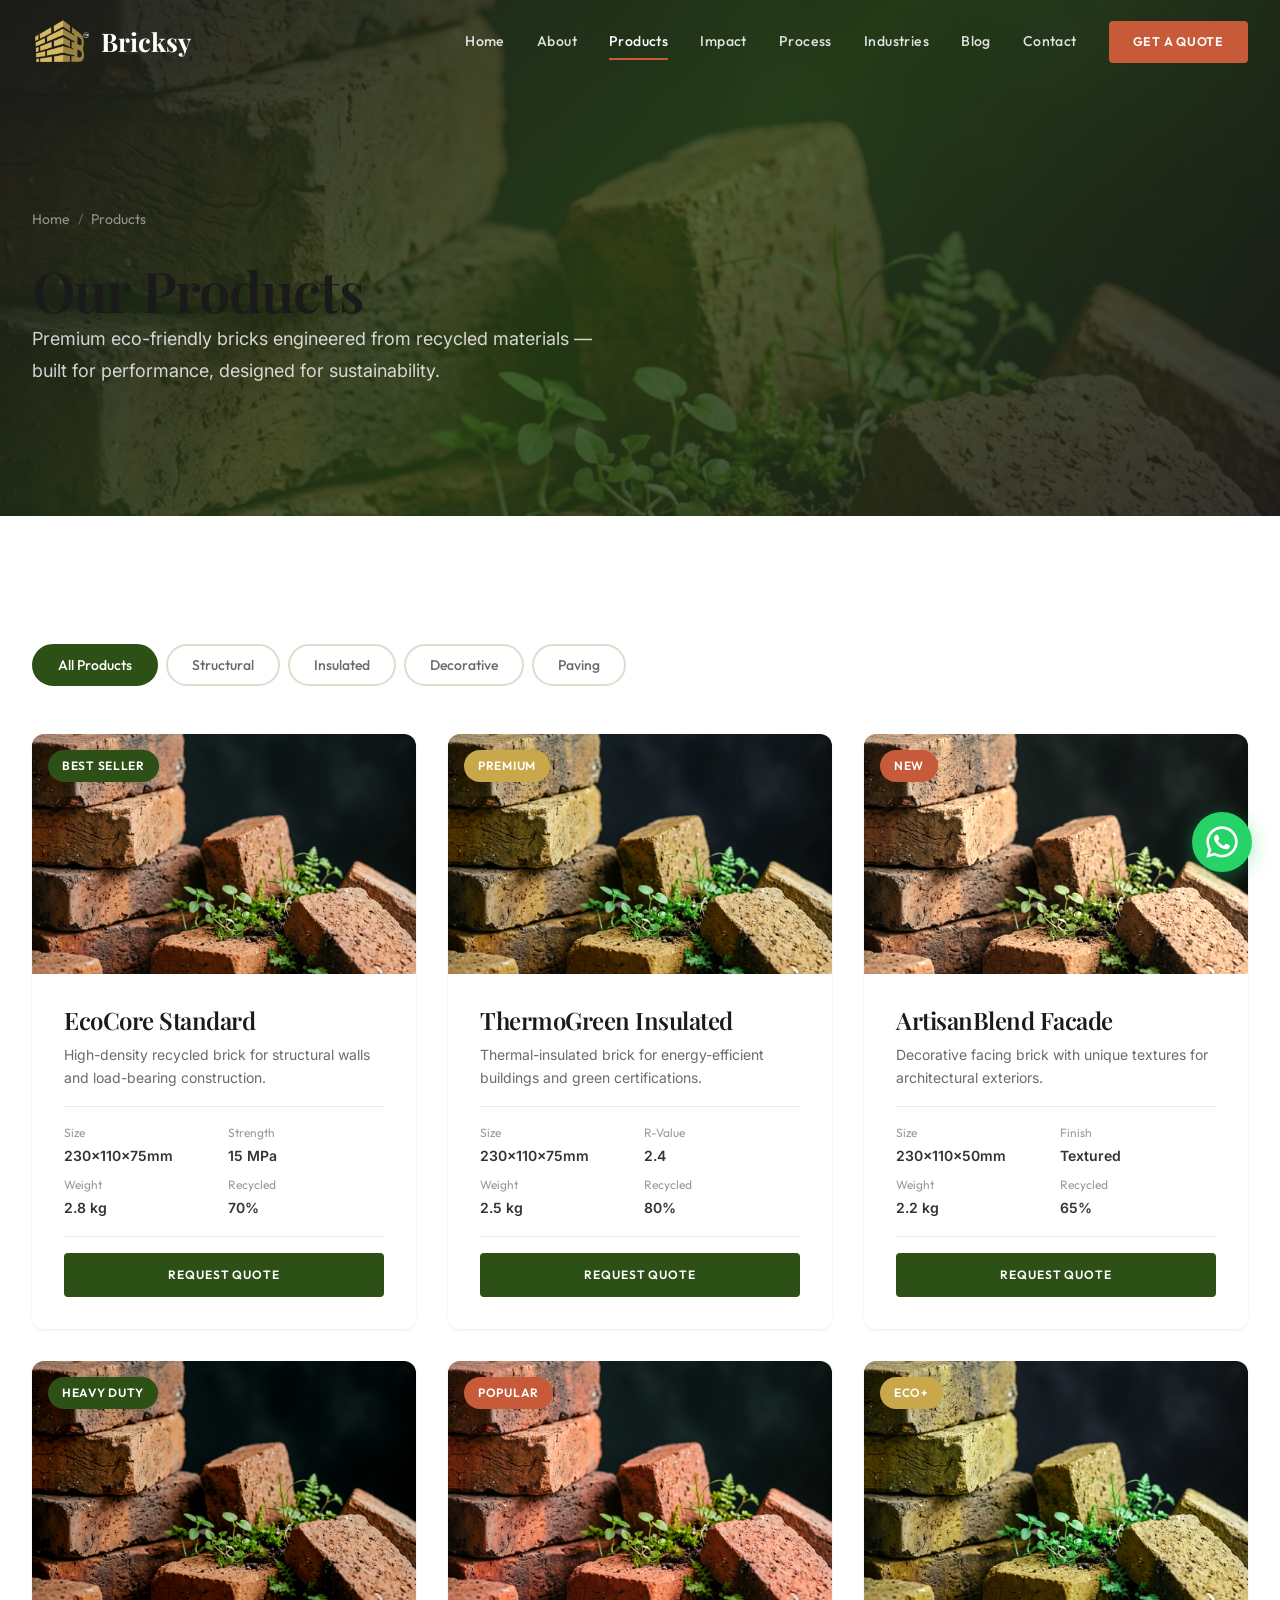
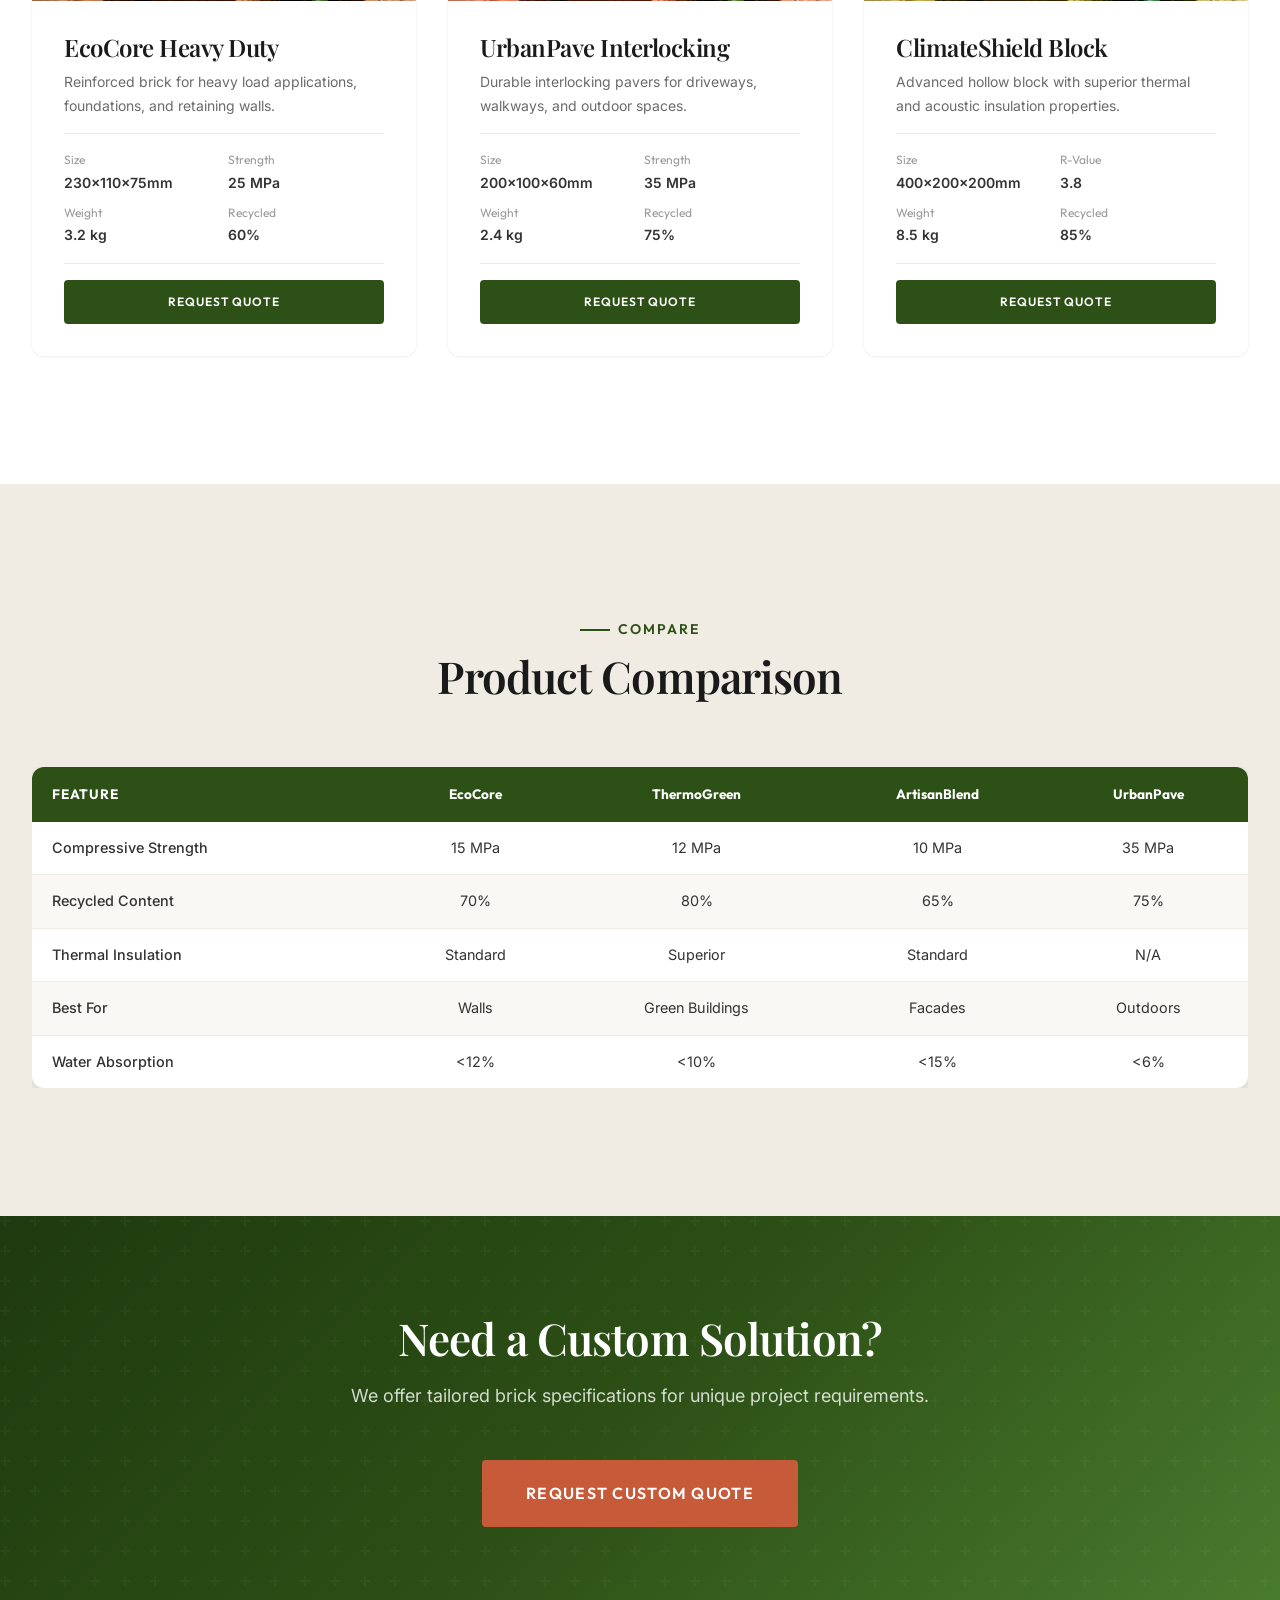
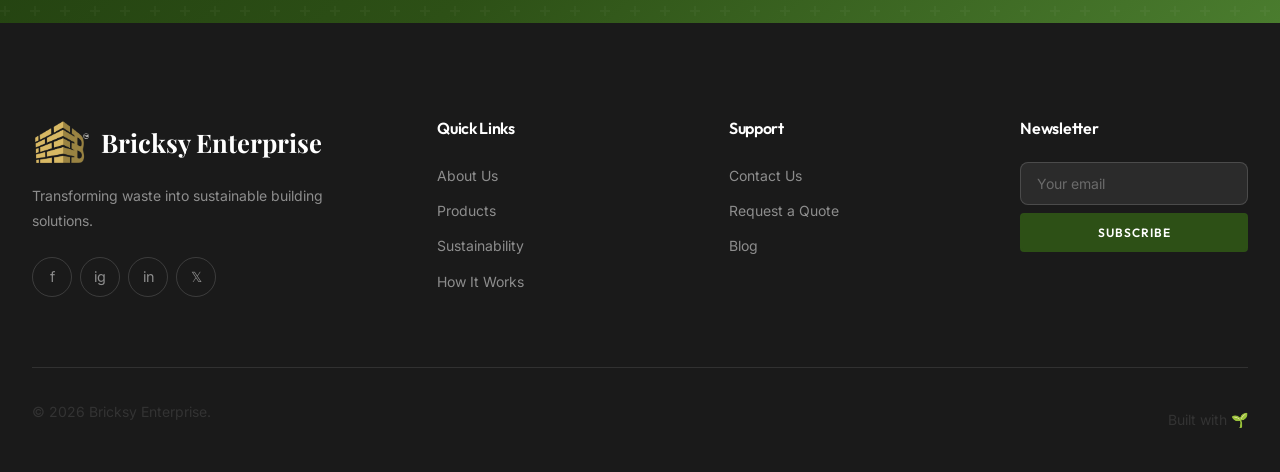
<file: products.html>
<!DOCTYPE html>
<html lang="en">
<head>
  <meta charset="UTF-8">
  <meta name="viewport" content="width=device-width, initial-scale=1.0">
  <title>Our Products — Bricksy Enterprise</title>
  <meta name="description" content="Explore Bricksy's range of eco-friendly bricks — EcoCore, ThermoGreen, and ArtisanBlend — engineered from recycled waste for modern construction.">
  <link rel="stylesheet" href="css/style.css">
  <link rel="stylesheet" href="css/components.css">
  <link rel="stylesheet" href="css/animations.css">
  <link rel="stylesheet" href="css/responsive.css">
  <link rel="icon" type="image/png" href="assets/images/logo.png">
</head>
<body>
  <nav class="navbar" id="navbar">
    <div class="container">
      <a href="index.html" class="nav-logo"><img src="assets/images/logo.png" alt="Bricksy Logo" class="nav-logo-img">Bricksy</a>
      <div class="nav-links" id="navLinks">
        <a href="index.html">Home</a><a href="about.html">About</a><a href="products.html" class="active">Products</a><a href="sustainability.html">Impact</a><a href="how-it-works.html">Process</a><a href="industries.html">Industries</a><a href="blog.html">Blog</a><a href="contact.html">Contact</a><a href="inquiry.html" class="nav-cta">Get a Quote</a>
      </div>
      <div class="hamburger" id="hamburger"><span></span><span></span><span></span></div>
    </div>
  </nav>

  <section class="page-hero">
    <div class="hero-bg" style="background-image:url('assets/images/product-bricks.png')"></div>
    <div class="hero-overlay"></div>
    <div class="container">
      <div class="hero-content">
        <div class="breadcrumb hero-animate-1"><a href="index.html">Home</a><span class="separator">/</span><span>Products</span></div>
        <h1 class="hero-animate-2">Our Products</h1>
        <p class="hero-description hero-animate-3">Premium eco-friendly bricks engineered from recycled materials — built for performance, designed for sustainability.</p>
      </div>
    </div>
  </section>

  <!-- Product Filter & Catalog -->
  <section class="bg-white">
    <div class="container">
      <div class="filter-tabs animate-fade-up" data-target="#productGrid">
        <button class="filter-tab active" data-filter="all">All Products</button>
        <button class="filter-tab" data-filter="structural">Structural</button>
        <button class="filter-tab" data-filter="insulated">Insulated</button>
        <button class="filter-tab" data-filter="decorative">Decorative</button>
        <button class="filter-tab" data-filter="paving">Paving</button>
      </div>
      <div class="grid grid-3 stagger-children" id="productGrid">
        <div class="product-card" data-category="structural">
          <div class="product-img"><img src="assets/images/product-bricks.png" alt="EcoCore Standard"><span class="product-badge">Best Seller</span></div>
          <div class="product-body">
            <h4>EcoCore Standard</h4>
            <p class="card-text">High-density recycled brick for structural walls and load-bearing construction.</p>
            <div class="product-specs">
              <div class="spec-item"><div class="spec-label">Size</div><div class="spec-value">230×110×75mm</div></div>
              <div class="spec-item"><div class="spec-label">Strength</div><div class="spec-value">15 MPa</div></div>
              <div class="spec-item"><div class="spec-label">Weight</div><div class="spec-value">2.8 kg</div></div>
              <div class="spec-item"><div class="spec-label">Recycled</div><div class="spec-value">70%</div></div>
            </div>
            <a href="inquiry.html" class="btn btn-primary btn-sm" style="width:100%">Request Quote</a>
          </div>
        </div>
        <div class="product-card" data-category="insulated">
          <div class="product-img"><img src="assets/images/product-bricks.png" alt="ThermoGreen" style="filter:hue-rotate(20deg)brightness(1.05)"><span class="product-badge" style="background:var(--accent-gold)">Premium</span></div>
          <div class="product-body">
            <h4>ThermoGreen Insulated</h4>
            <p class="card-text">Thermal-insulated brick for energy-efficient buildings and green certifications.</p>
            <div class="product-specs">
              <div class="spec-item"><div class="spec-label">Size</div><div class="spec-value">230×110×75mm</div></div>
              <div class="spec-item"><div class="spec-label">R-Value</div><div class="spec-value">2.4</div></div>
              <div class="spec-item"><div class="spec-label">Weight</div><div class="spec-value">2.5 kg</div></div>
              <div class="spec-item"><div class="spec-label">Recycled</div><div class="spec-value">80%</div></div>
            </div>
            <a href="inquiry.html" class="btn btn-primary btn-sm" style="width:100%">Request Quote</a>
          </div>
        </div>
        <div class="product-card" data-category="decorative">
          <div class="product-img"><img src="assets/images/product-bricks.png" alt="ArtisanBlend" style="filter:sepia(0.3)brightness(1.1)"><span class="product-badge" style="background:var(--secondary)">New</span></div>
          <div class="product-body">
            <h4>ArtisanBlend Facade</h4>
            <p class="card-text">Decorative facing brick with unique textures for architectural exteriors.</p>
            <div class="product-specs">
              <div class="spec-item"><div class="spec-label">Size</div><div class="spec-value">230×110×50mm</div></div>
              <div class="spec-item"><div class="spec-label">Finish</div><div class="spec-value">Textured</div></div>
              <div class="spec-item"><div class="spec-label">Weight</div><div class="spec-value">2.2 kg</div></div>
              <div class="spec-item"><div class="spec-label">Recycled</div><div class="spec-value">65%</div></div>
            </div>
            <a href="inquiry.html" class="btn btn-primary btn-sm" style="width:100%">Request Quote</a>
          </div>
        </div>
        <div class="product-card" data-category="structural">
          <div class="product-img"><img src="assets/images/product-bricks.png" alt="EcoCore Heavy" style="filter:brightness(0.9)contrast(1.1)"><span class="product-badge">Heavy Duty</span></div>
          <div class="product-body">
            <h4>EcoCore Heavy Duty</h4>
            <p class="card-text">Reinforced brick for heavy load applications, foundations, and retaining walls.</p>
            <div class="product-specs">
              <div class="spec-item"><div class="spec-label">Size</div><div class="spec-value">230×110×75mm</div></div>
              <div class="spec-item"><div class="spec-label">Strength</div><div class="spec-value">25 MPa</div></div>
              <div class="spec-item"><div class="spec-label">Weight</div><div class="spec-value">3.2 kg</div></div>
              <div class="spec-item"><div class="spec-label">Recycled</div><div class="spec-value">60%</div></div>
            </div>
            <a href="inquiry.html" class="btn btn-primary btn-sm" style="width:100%">Request Quote</a>
          </div>
        </div>
        <div class="product-card" data-category="paving">
          <div class="product-img"><img src="assets/images/product-bricks.png" alt="UrbanPave" style="filter:hue-rotate(-10deg)saturate(1.2)"><span class="product-badge" style="background:var(--secondary)">Popular</span></div>
          <div class="product-body">
            <h4>UrbanPave Interlocking</h4>
            <p class="card-text">Durable interlocking pavers for driveways, walkways, and outdoor spaces.</p>
            <div class="product-specs">
              <div class="spec-item"><div class="spec-label">Size</div><div class="spec-value">200×100×60mm</div></div>
              <div class="spec-item"><div class="spec-label">Strength</div><div class="spec-value">35 MPa</div></div>
              <div class="spec-item"><div class="spec-label">Weight</div><div class="spec-value">2.4 kg</div></div>
              <div class="spec-item"><div class="spec-label">Recycled</div><div class="spec-value">75%</div></div>
            </div>
            <a href="inquiry.html" class="btn btn-primary btn-sm" style="width:100%">Request Quote</a>
          </div>
        </div>
        <div class="product-card" data-category="insulated">
          <div class="product-img"><img src="assets/images/product-bricks.png" alt="ClimateShield" style="filter:hue-rotate(30deg)brightness(1.1)"><span class="product-badge" style="background:var(--accent-gold)">Eco+</span></div>
          <div class="product-body">
            <h4>ClimateShield Block</h4>
            <p class="card-text">Advanced hollow block with superior thermal and acoustic insulation properties.</p>
            <div class="product-specs">
              <div class="spec-item"><div class="spec-label">Size</div><div class="spec-value">400×200×200mm</div></div>
              <div class="spec-item"><div class="spec-label">R-Value</div><div class="spec-value">3.8</div></div>
              <div class="spec-item"><div class="spec-label">Weight</div><div class="spec-value">8.5 kg</div></div>
              <div class="spec-item"><div class="spec-label">Recycled</div><div class="spec-value">85%</div></div>
            </div>
            <a href="inquiry.html" class="btn btn-primary btn-sm" style="width:100%">Request Quote</a>
          </div>
        </div>
      </div>
    </div>
  </section>

  <!-- Comparison Table -->
  <section class="bg-cream">
    <div class="container">
      <div class="text-center section-header">
        <span class="section-subtitle animate-fade-up">Compare</span>
        <h2 class="animate-fade-up">Product Comparison</h2>
      </div>
      <div class="animate-fade-up" style="overflow-x:auto">
        <table style="width:100%;border-collapse:collapse;background:var(--white);border-radius:var(--radius-lg);overflow:hidden;box-shadow:var(--shadow-md)">
          <thead>
            <tr style="background:var(--primary);color:var(--white)">
              <th style="padding:16px 20px;text-align:left;font-family:var(--font-accent);font-size:0.85rem;text-transform:uppercase;letter-spacing:0.06em">Feature</th>
              <th style="padding:16px 20px;text-align:center;font-family:var(--font-accent);font-size:0.85rem">EcoCore</th>
              <th style="padding:16px 20px;text-align:center;font-family:var(--font-accent);font-size:0.85rem">ThermoGreen</th>
              <th style="padding:16px 20px;text-align:center;font-family:var(--font-accent);font-size:0.85rem">ArtisanBlend</th>
              <th style="padding:16px 20px;text-align:center;font-family:var(--font-accent);font-size:0.85rem">UrbanPave</th>
            </tr>
          </thead>
          <tbody style="font-size:0.9rem">
            <tr style="border-bottom:1px solid var(--cream)"><td style="padding:14px 20px;font-weight:500">Compressive Strength</td><td style="padding:14px 20px;text-align:center">15 MPa</td><td style="padding:14px 20px;text-align:center">12 MPa</td><td style="padding:14px 20px;text-align:center">10 MPa</td><td style="padding:14px 20px;text-align:center">35 MPa</td></tr>
            <tr style="border-bottom:1px solid var(--cream);background:var(--warm-white)"><td style="padding:14px 20px;font-weight:500">Recycled Content</td><td style="padding:14px 20px;text-align:center">70%</td><td style="padding:14px 20px;text-align:center">80%</td><td style="padding:14px 20px;text-align:center">65%</td><td style="padding:14px 20px;text-align:center">75%</td></tr>
            <tr style="border-bottom:1px solid var(--cream)"><td style="padding:14px 20px;font-weight:500">Thermal Insulation</td><td style="padding:14px 20px;text-align:center">Standard</td><td style="padding:14px 20px;text-align:center">Superior</td><td style="padding:14px 20px;text-align:center">Standard</td><td style="padding:14px 20px;text-align:center">N/A</td></tr>
            <tr style="border-bottom:1px solid var(--cream);background:var(--warm-white)"><td style="padding:14px 20px;font-weight:500">Best For</td><td style="padding:14px 20px;text-align:center">Walls</td><td style="padding:14px 20px;text-align:center">Green Buildings</td><td style="padding:14px 20px;text-align:center">Facades</td><td style="padding:14px 20px;text-align:center">Outdoors</td></tr>
            <tr><td style="padding:14px 20px;font-weight:500">Water Absorption</td><td style="padding:14px 20px;text-align:center">&lt;12%</td><td style="padding:14px 20px;text-align:center">&lt;10%</td><td style="padding:14px 20px;text-align:center">&lt;15%</td><td style="padding:14px 20px;text-align:center">&lt;6%</td></tr>
          </tbody>
        </table>
      </div>
    </div>
  </section>

  <!-- CTA -->
  <section class="cta-banner">
    <div class="container" style="position:relative;z-index:1">
      <h2 class="animate-fade-up">Need a Custom Solution?</h2>
      <p class="animate-fade-up">We offer tailored brick specifications for unique project requirements.</p>
      <a href="inquiry.html" class="btn btn-secondary btn-lg animate-fade-up">Request Custom Quote</a>
    </div>
  </section>

  <footer class="footer">
    <div class="container">
      <div class="footer-grid">
        <div class="footer-brand"><a href="index.html" class="nav-logo" style="color:var(--white)"><img src="assets/images/logo.png" alt="Bricksy Logo" class="nav-logo-img"> Bricksy Enterprise</a><p>Transforming waste into sustainable building solutions.</p><div class="footer-social"><a href="#">f</a><a href="#">ig</a><a href="#">in</a><a href="#">𝕏</a></div></div>
        <div><h4>Quick Links</h4><ul class="footer-links"><li><a href="about.html">About Us</a></li><li><a href="products.html">Products</a></li><li><a href="sustainability.html">Sustainability</a></li><li><a href="how-it-works.html">How It Works</a></li></ul></div>
        <div><h4>Support</h4><ul class="footer-links"><li><a href="contact.html">Contact Us</a></li><li><a href="inquiry.html">Request a Quote</a></li><li><a href="blog.html">Blog</a></li></ul></div>
        <div><h4>Newsletter</h4><form class="footer-newsletter" onsubmit="handleNewsletter(event)"><input type="email" placeholder="Your email" required><button type="submit" class="btn btn-primary btn-sm" style="width:100%">Subscribe</button></form></div>
      </div>
      <div class="footer-bottom"><p>&copy; 2026 Bricksy Enterprise.</p><p>Built with 🌱</p></div>
    </div>
  </footer>
  <a href="https://wa.me/919876543210" target="_blank" class="whatsapp-float"><svg xmlns="http://www.w3.org/2000/svg" viewBox="0 0 448 512" width="36" height="36" fill="currentColor"><path d="M380.9 97.1C339 55.1 283.2 32 223.9 32c-122.4 0-222 99.6-222 222 0 39.1 10.2 77.3 29.6 111L0 480l117.7-30.9c32.4 17.7 68.9 27 106.1 27h.1c122.3 0 224.1-99.6 224.1-222 0-59.3-25.2-115-67.1-157zm-157 341.6c-33.2 0-65.7-8.9-94-25.7l-6.7-4-69.8 18.3L72 359.2l-4.4-7c-18.5-29.4-28.2-63.3-28.2-98.2 0-101.7 82.8-184.5 184.6-184.5 49.3 0 95.6 19.2 130.4 54.1 34.8 34.9 56.2 81.2 56.1 130.5 0 101.8-84.9 184.6-186.6 184.6zm101.2-138.2c-5.5-2.8-32.8-16.2-37.9-18-5.1-1.9-8.8-2.8-12.5 2.8-3.7 5.6-14.3 18-17.6 21.8-3.2 3.7-6.5 4.2-12 1.4-32.6-16.3-54-29.1-75.5-66-5.7-9.8 5.7-9.1 16.3-30.3 1.8-3.7.9-6.9-.5-9.7-1.4-2.8-12.5-30.1-17.1-41.2-4.5-10.8-9.1-9.3-12.5-9.5-3.2-.2-6.9-.2-10.6-.2-3.7 0-9.7 1.4-14.8 6.9-5.1 5.6-19.4 19-19.4 46.3 0 27.3 19.9 53.7 22.6 57.4 2.8 3.7 39.1 59.7 94.8 83.8 35.2 15.2 49 16.5 66.6 13.9 10.7-1.6 32.8-13.4 37.4-26.4 4.6-13 4.6-24.1 3.2-26.4-1.3-2.5-5-3.9-10.5-6.6z"/></svg><span class="tooltip">Chat with us!</span></a>
  <button class="back-to-top">↑</button>
  <script src="js/main.js"></script>
  <script src="js/animations.js"></script>
  <script src="js/forms.js"></script>
  <script>document.addEventListener('DOMContentLoaded',()=>{initFilterTabs()});</script>
</body>
</html>
</file>
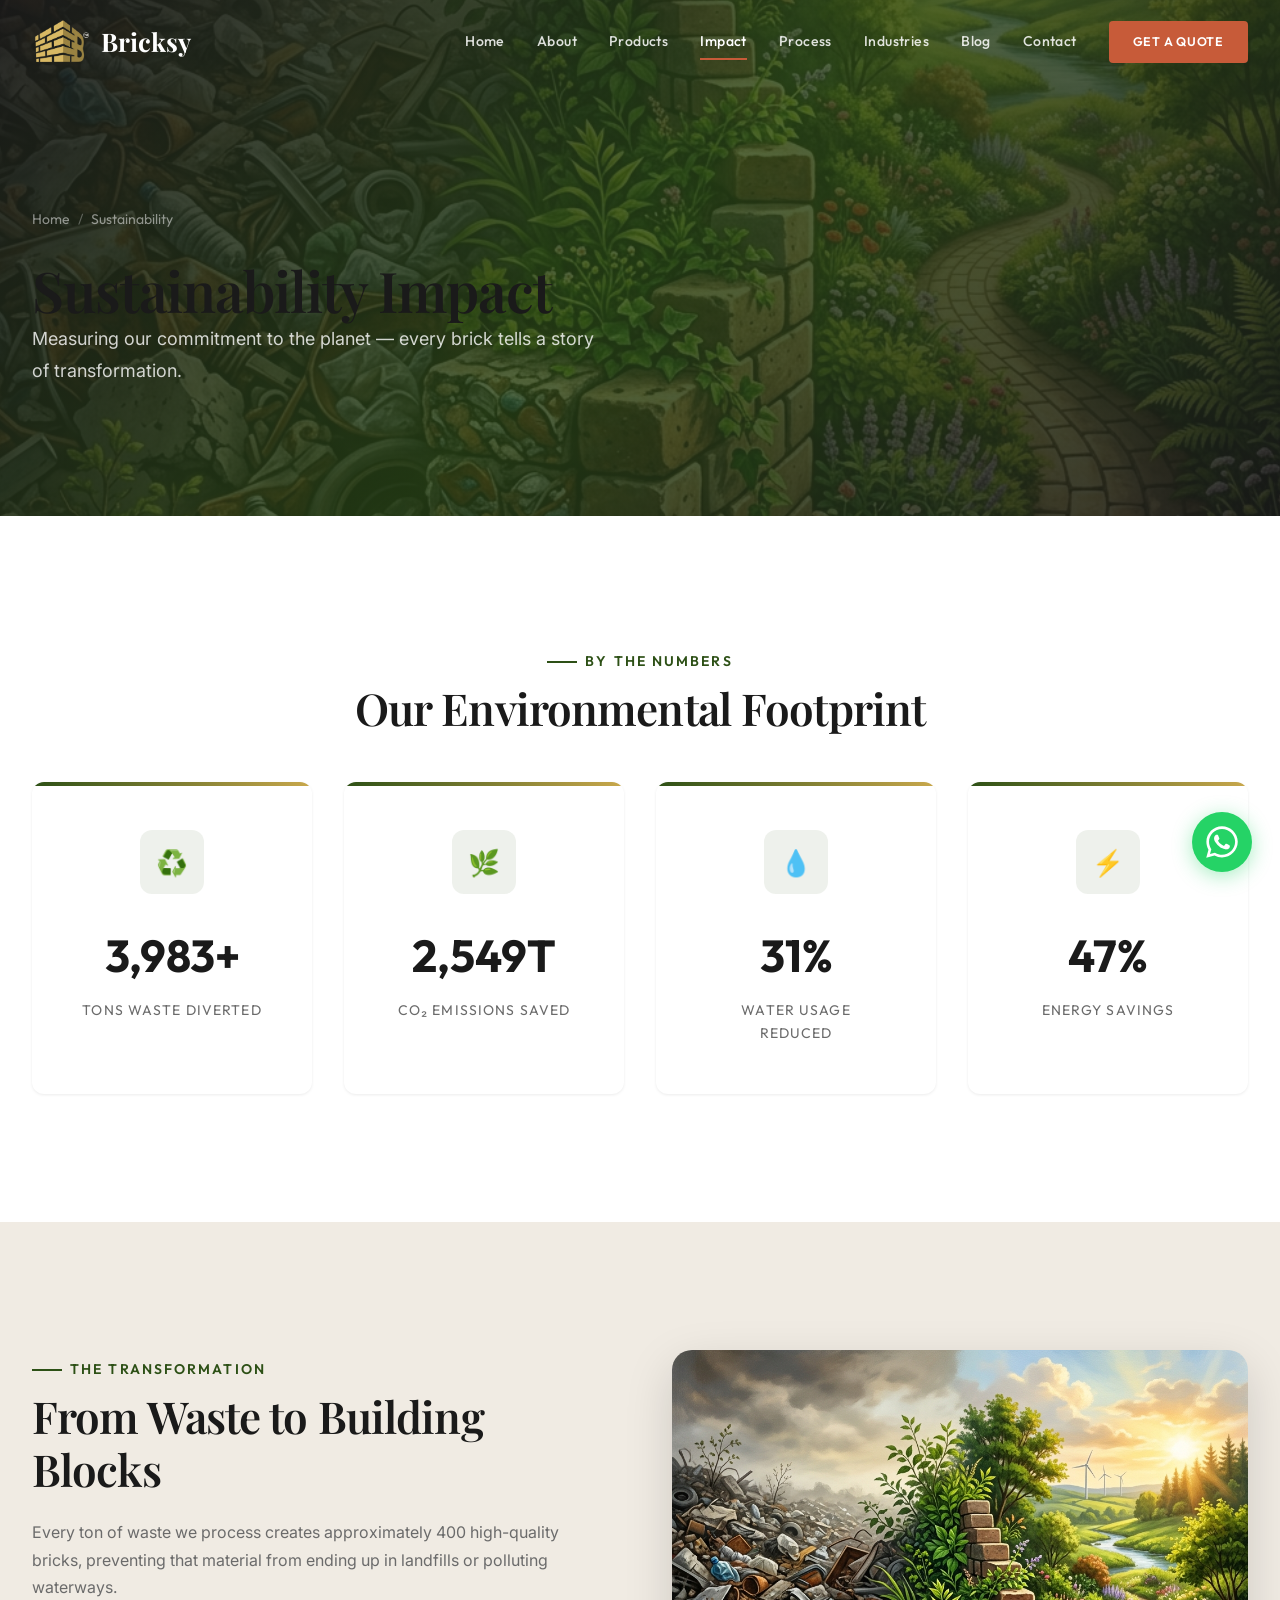
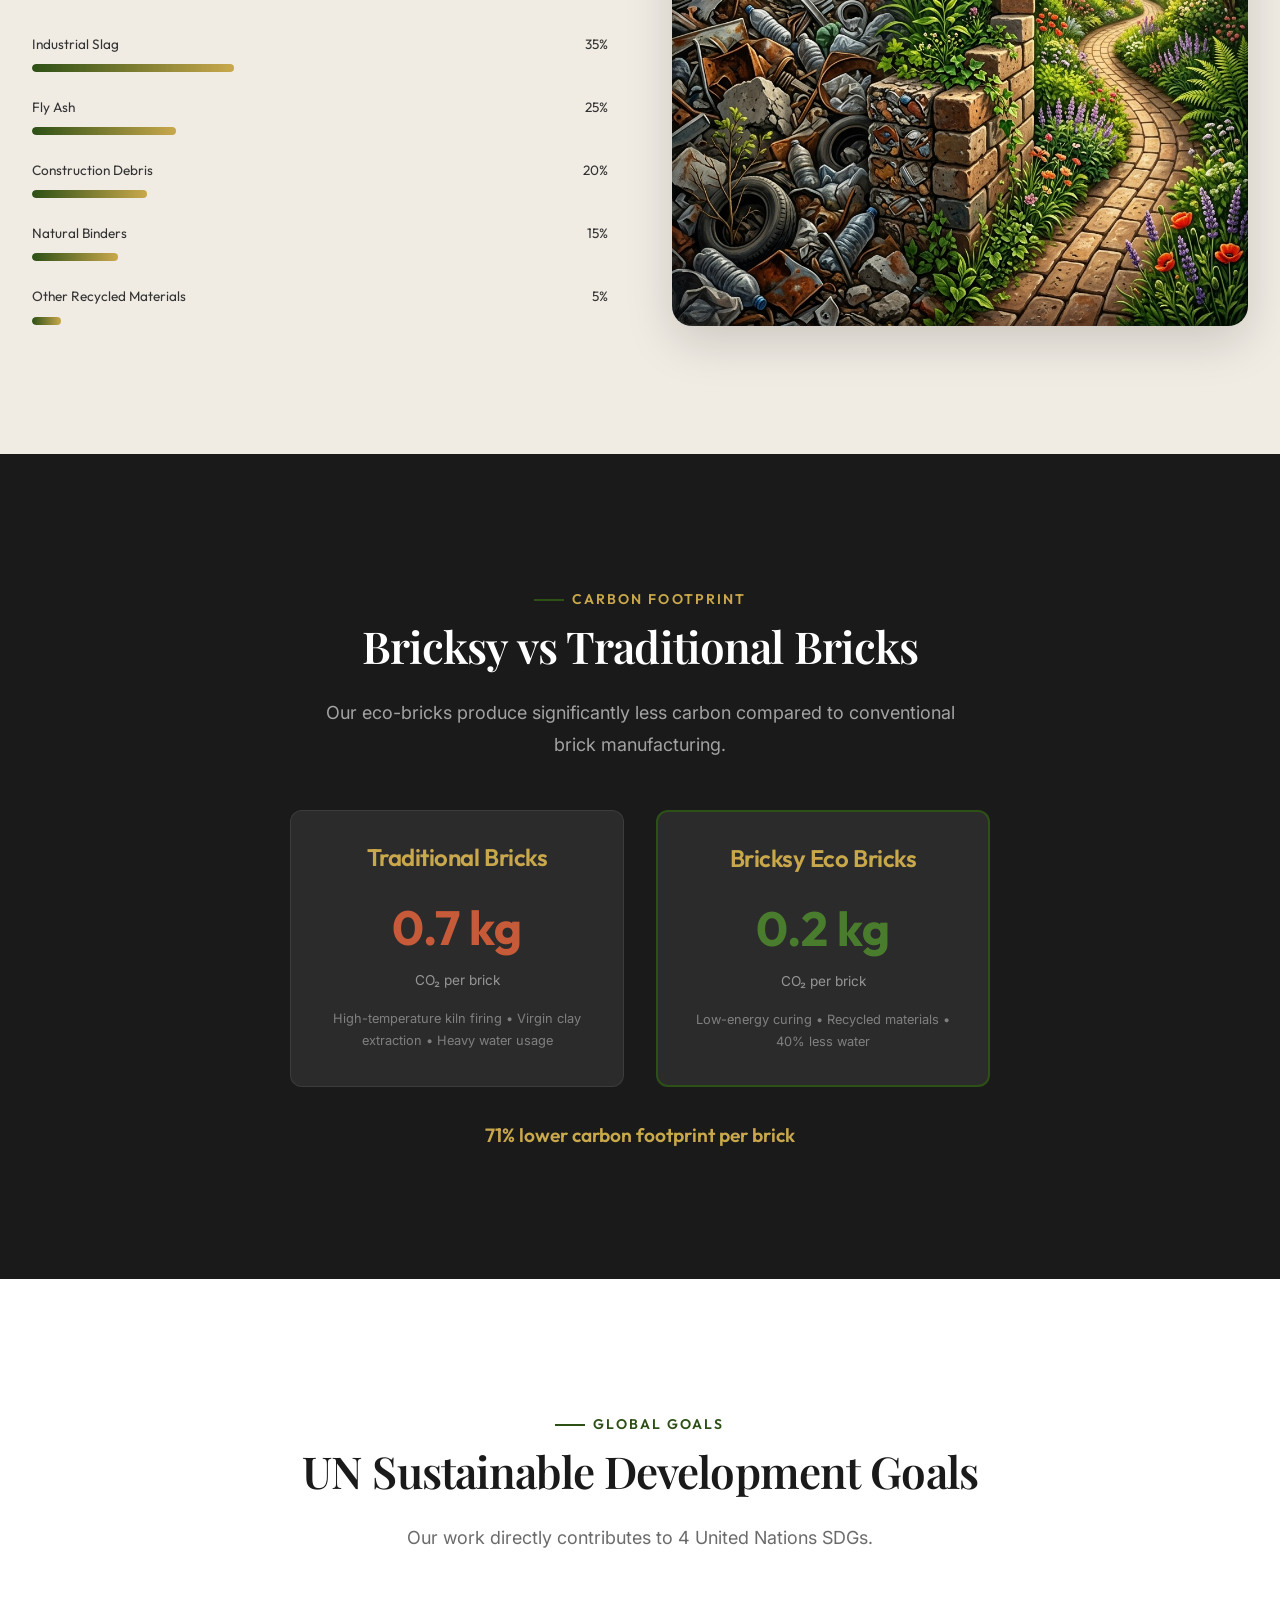
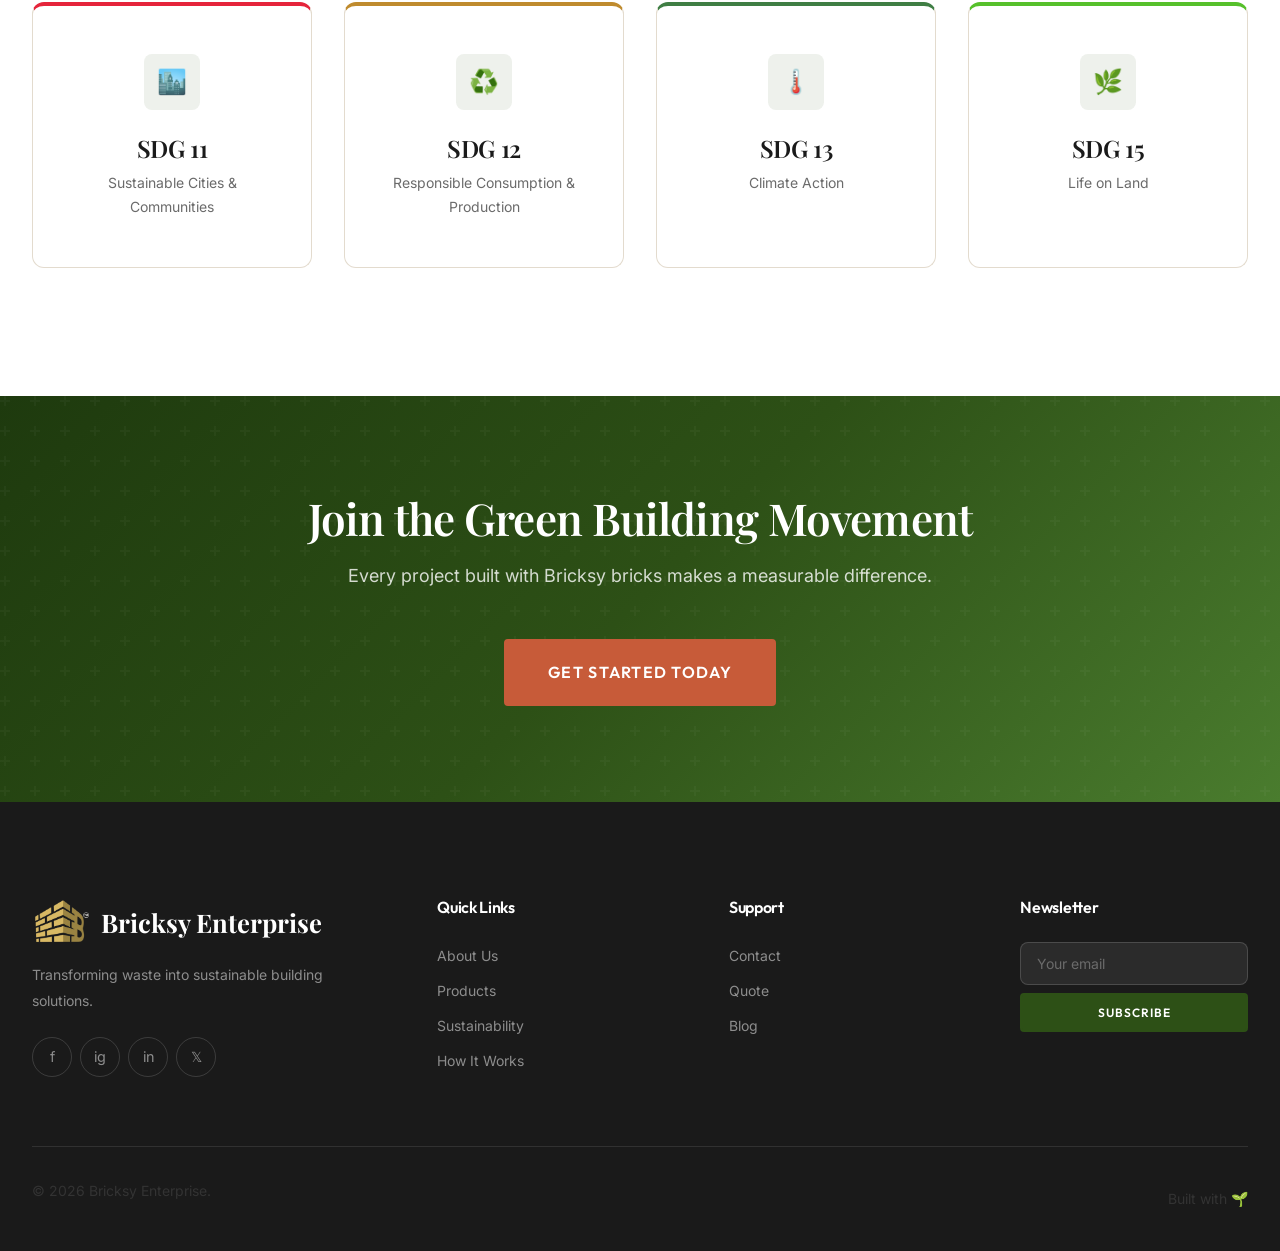
<file: sustainability.html>
<!DOCTYPE html>
<html lang="en">
<head>
  <meta charset="UTF-8">
  <meta name="viewport" content="width=device-width, initial-scale=1.0">
  <title>Sustainability Impact — Bricksy Enterprise</title>
  <meta name="description" content="See how Bricksy Enterprise is making a measurable environmental impact by recycling waste into eco-friendly bricks and reducing carbon emissions.">
  <link rel="stylesheet" href="css/style.css">
  <link rel="stylesheet" href="css/components.css">
  <link rel="stylesheet" href="css/animations.css">
  <link rel="stylesheet" href="css/responsive.css">
  <link rel="icon" type="image/png" href="assets/images/logo.png">
</head>
<body>
  <nav class="navbar" id="navbar"><div class="container"><a href="index.html" class="nav-logo"><img src="assets/images/logo.png" alt="Bricksy Logo" class="nav-logo-img">Bricksy</a><div class="nav-links" id="navLinks"><a href="index.html">Home</a><a href="about.html">About</a><a href="products.html">Products</a><a href="sustainability.html" class="active">Impact</a><a href="how-it-works.html">Process</a><a href="industries.html">Industries</a><a href="blog.html">Blog</a><a href="contact.html">Contact</a><a href="inquiry.html" class="nav-cta">Get a Quote</a></div><div class="hamburger" id="hamburger"><span></span><span></span><span></span></div></div></nav>

  <section class="page-hero">
    <div class="hero-bg" style="background-image:url('assets/images/sustainability.png')"></div>
    <div class="hero-overlay"></div>
    <div class="container"><div class="hero-content">
      <div class="breadcrumb hero-animate-1"><a href="index.html">Home</a><span class="separator">/</span><span>Sustainability</span></div>
      <h1 class="hero-animate-2">Sustainability Impact</h1>
      <p class="hero-description hero-animate-3">Measuring our commitment to the planet — every brick tells a story of transformation.</p>
    </div></div>
  </section>

  <!-- Impact Dashboard -->
  <section class="bg-white">
    <div class="container text-center">
      <span class="section-subtitle animate-fade-up">By The Numbers</span>
      <h2 class="animate-fade-up">Our Environmental Footprint</h2>
      <div class="grid grid-4 stagger-children" style="margin-top:3rem">
        <div class="stat-card"><div class="stat-icon">♻️</div><div class="stat-number"><span data-count="5000" data-suffix="+">0</span></div><div class="stat-label">Tons Waste Diverted</div></div>
        <div class="stat-card"><div class="stat-icon">🌿</div><div class="stat-number"><span data-count="3200" data-suffix="T">0</span></div><div class="stat-label">CO₂ Emissions Saved</div></div>
        <div class="stat-card"><div class="stat-icon">💧</div><div class="stat-number"><span data-count="40" data-suffix="%">0</span></div><div class="stat-label">Water Usage Reduced</div></div>
        <div class="stat-card"><div class="stat-icon">⚡</div><div class="stat-number"><span data-count="60" data-suffix="%">0</span></div><div class="stat-label">Energy Savings</div></div>
      </div>
    </div>
  </section>

  <!-- Waste to Brick Conversion -->
  <section class="bg-cream">
    <div class="container">
      <div class="grid grid-2 items-center" style="gap:4rem">
        <div class="animate-fade-left">
          <span class="section-subtitle">The Transformation</span>
          <h2>From Waste to Building Blocks</h2>
          <p style="color:var(--text-light)">Every ton of waste we process creates approximately 400 high-quality bricks, preventing that material from ending up in landfills or polluting waterways.</p>
          <div style="margin-top:2rem">
            <div style="margin-bottom:1.5rem">
              <div style="display:flex;justify-content:space-between;margin-bottom:0.5rem;font-family:var(--font-accent);font-size:0.85rem"><span>Industrial Slag</span><span>35%</span></div>
              <div class="progress-bar"><div class="progress-fill" style="--progress:35%"></div></div>
            </div>
            <div style="margin-bottom:1.5rem">
              <div style="display:flex;justify-content:space-between;margin-bottom:0.5rem;font-family:var(--font-accent);font-size:0.85rem"><span>Fly Ash</span><span>25%</span></div>
              <div class="progress-bar"><div class="progress-fill" style="--progress:25%"></div></div>
            </div>
            <div style="margin-bottom:1.5rem">
              <div style="display:flex;justify-content:space-between;margin-bottom:0.5rem;font-family:var(--font-accent);font-size:0.85rem"><span>Construction Debris</span><span>20%</span></div>
              <div class="progress-bar"><div class="progress-fill" style="--progress:20%"></div></div>
            </div>
            <div style="margin-bottom:1.5rem">
              <div style="display:flex;justify-content:space-between;margin-bottom:0.5rem;font-family:var(--font-accent);font-size:0.85rem"><span>Natural Binders</span><span>15%</span></div>
              <div class="progress-bar"><div class="progress-fill" style="--progress:15%"></div></div>
            </div>
            <div>
              <div style="display:flex;justify-content:space-between;margin-bottom:0.5rem;font-family:var(--font-accent);font-size:0.85rem"><span>Other Recycled Materials</span><span>5%</span></div>
              <div class="progress-bar"><div class="progress-fill" style="--progress:5%"></div></div>
            </div>
          </div>
        </div>
        <div class="animate-fade-right">
          <img src="assets/images/sustainability.png" alt="Sustainability" class="rounded-xl" style="box-shadow:var(--shadow-xl)">
        </div>
      </div>
    </div>
  </section>

  <!-- Carbon Comparison -->
  <section class="bg-dark" style="color:var(--white)">
    <div class="container text-center">
      <span class="section-subtitle animate-fade-up" style="color:var(--accent-gold)">Carbon Footprint</span>
      <h2 class="animate-fade-up" style="color:var(--white)">Bricksy vs Traditional Bricks</h2>
      <p class="section-description centered animate-fade-up" style="color:rgba(255,255,255,0.6)">Our eco-bricks produce significantly less carbon compared to conventional brick manufacturing.</p>
      <div class="grid grid-2" style="max-width:700px;margin:3rem auto 0;gap:2rem">
        <div class="animate-fade-up" style="background:var(--charcoal);border-radius:var(--radius-lg);padding:2rem;border:1px solid rgba(255,255,255,0.08)">
          <h4 style="color:var(--accent-gold);font-family:var(--font-accent);margin-bottom:1rem">Traditional Bricks</h4>
          <div style="font-size:3rem;font-weight:700;font-family:var(--font-accent);color:var(--secondary)">0.7 kg</div>
          <p style="color:rgba(255,255,255,0.5);font-size:0.85rem">CO₂ per brick</p>
          <div style="margin-top:1rem;font-size:0.8rem;color:rgba(255,255,255,0.4)">High-temperature kiln firing • Virgin clay extraction • Heavy water usage</div>
        </div>
        <div class="animate-fade-up delay-2" style="background:var(--charcoal);border-radius:var(--radius-lg);padding:2rem;border:2px solid var(--primary)">
          <h4 style="color:var(--accent-gold);font-family:var(--font-accent);margin-bottom:1rem">Bricksy Eco Bricks</h4>
          <div style="font-size:3rem;font-weight:700;font-family:var(--font-accent);color:var(--primary-light)">0.2 kg</div>
          <p style="color:rgba(255,255,255,0.5);font-size:0.85rem">CO₂ per brick</p>
          <div style="margin-top:1rem;font-size:0.8rem;color:rgba(255,255,255,0.4)">Low-energy curing • Recycled materials • 40% less water</div>
        </div>
      </div>
      <p class="animate-fade-up" style="color:var(--accent-gold);font-family:var(--font-accent);font-weight:600;font-size:1.2rem;margin-top:2rem">71% lower carbon footprint per brick</p>
    </div>
  </section>

  <!-- UN SDG -->
  <section class="bg-white">
    <div class="container text-center">
      <span class="section-subtitle animate-fade-up">Global Goals</span>
      <h2 class="animate-fade-up">UN Sustainable Development Goals</h2>
      <p class="section-description centered animate-fade-up">Our work directly contributes to 4 United Nations SDGs.</p>
      <div class="grid grid-4 stagger-children" style="margin-top:3rem">
        <div class="feature-card" style="text-align:center;border-top:4px solid #E5243B"><div class="icon" style="margin:0 auto var(--space-lg);font-size:1.5rem">🏙️</div><h4>SDG 11</h4><p>Sustainable Cities & Communities</p></div>
        <div class="feature-card" style="text-align:center;border-top:4px solid #BF8B2E"><div class="icon" style="margin:0 auto var(--space-lg);font-size:1.5rem">♻️</div><h4>SDG 12</h4><p>Responsible Consumption & Production</p></div>
        <div class="feature-card" style="text-align:center;border-top:4px solid #3F7E44"><div class="icon" style="margin:0 auto var(--space-lg);font-size:1.5rem">🌡️</div><h4>SDG 13</h4><p>Climate Action</p></div>
        <div class="feature-card" style="text-align:center;border-top:4px solid #56C02B"><div class="icon" style="margin:0 auto var(--space-lg);font-size:1.5rem">🌿</div><h4>SDG 15</h4><p>Life on Land</p></div>
      </div>
    </div>
  </section>

  <section class="cta-banner"><div class="container" style="position:relative;z-index:1"><h2 class="animate-fade-up">Join the Green Building Movement</h2><p class="animate-fade-up">Every project built with Bricksy bricks makes a measurable difference.</p><a href="inquiry.html" class="btn btn-secondary btn-lg animate-fade-up">Get Started Today</a></div></section>

  <footer class="footer"><div class="container"><div class="footer-grid"><div class="footer-brand"><a href="index.html" class="nav-logo" style="color:var(--white)"><img src="assets/images/logo.png" alt="Bricksy Logo" class="nav-logo-img"> Bricksy Enterprise</a><p>Transforming waste into sustainable building solutions.</p><div class="footer-social"><a href="#">f</a><a href="#">ig</a><a href="#">in</a><a href="#">𝕏</a></div></div><div><h4>Quick Links</h4><ul class="footer-links"><li><a href="about.html">About Us</a></li><li><a href="products.html">Products</a></li><li><a href="sustainability.html">Sustainability</a></li><li><a href="how-it-works.html">How It Works</a></li></ul></div><div><h4>Support</h4><ul class="footer-links"><li><a href="contact.html">Contact</a></li><li><a href="inquiry.html">Quote</a></li><li><a href="blog.html">Blog</a></li></ul></div><div><h4>Newsletter</h4><form class="footer-newsletter" onsubmit="handleNewsletter(event)"><input type="email" placeholder="Your email" required><button type="submit" class="btn btn-primary btn-sm" style="width:100%">Subscribe</button></form></div></div><div class="footer-bottom"><p>&copy; 2026 Bricksy Enterprise.</p><p>Built with 🌱</p></div></div></footer>
  <a href="https://wa.me/919876543210" target="_blank" class="whatsapp-float"><svg xmlns="http://www.w3.org/2000/svg" viewBox="0 0 448 512" width="36" height="36" fill="currentColor"><path d="M380.9 97.1C339 55.1 283.2 32 223.9 32c-122.4 0-222 99.6-222 222 0 39.1 10.2 77.3 29.6 111L0 480l117.7-30.9c32.4 17.7 68.9 27 106.1 27h.1c122.3 0 224.1-99.6 224.1-222 0-59.3-25.2-115-67.1-157zm-157 341.6c-33.2 0-65.7-8.9-94-25.7l-6.7-4-69.8 18.3L72 359.2l-4.4-7c-18.5-29.4-28.2-63.3-28.2-98.2 0-101.7 82.8-184.5 184.6-184.5 49.3 0 95.6 19.2 130.4 54.1 34.8 34.9 56.2 81.2 56.1 130.5 0 101.8-84.9 184.6-186.6 184.6zm101.2-138.2c-5.5-2.8-32.8-16.2-37.9-18-5.1-1.9-8.8-2.8-12.5 2.8-3.7 5.6-14.3 18-17.6 21.8-3.2 3.7-6.5 4.2-12 1.4-32.6-16.3-54-29.1-75.5-66-5.7-9.8 5.7-9.1 16.3-30.3 1.8-3.7.9-6.9-.5-9.7-1.4-2.8-12.5-30.1-17.1-41.2-4.5-10.8-9.1-9.3-12.5-9.5-3.2-.2-6.9-.2-10.6-.2-3.7 0-9.7 1.4-14.8 6.9-5.1 5.6-19.4 19-19.4 46.3 0 27.3 19.9 53.7 22.6 57.4 2.8 3.7 39.1 59.7 94.8 83.8 35.2 15.2 49 16.5 66.6 13.9 10.7-1.6 32.8-13.4 37.4-26.4 4.6-13 4.6-24.1 3.2-26.4-1.3-2.5-5-3.9-10.5-6.6z"/></svg><span class="tooltip">Chat with us!</span></a>
  <button class="back-to-top">↑</button>
  <script src="js/main.js"></script><script src="js/animations.js"></script><script src="js/forms.js"></script>
  <script>document.addEventListener('DOMContentLoaded',()=>{initProgressBars()});</script>
</body>
</html>
</file>
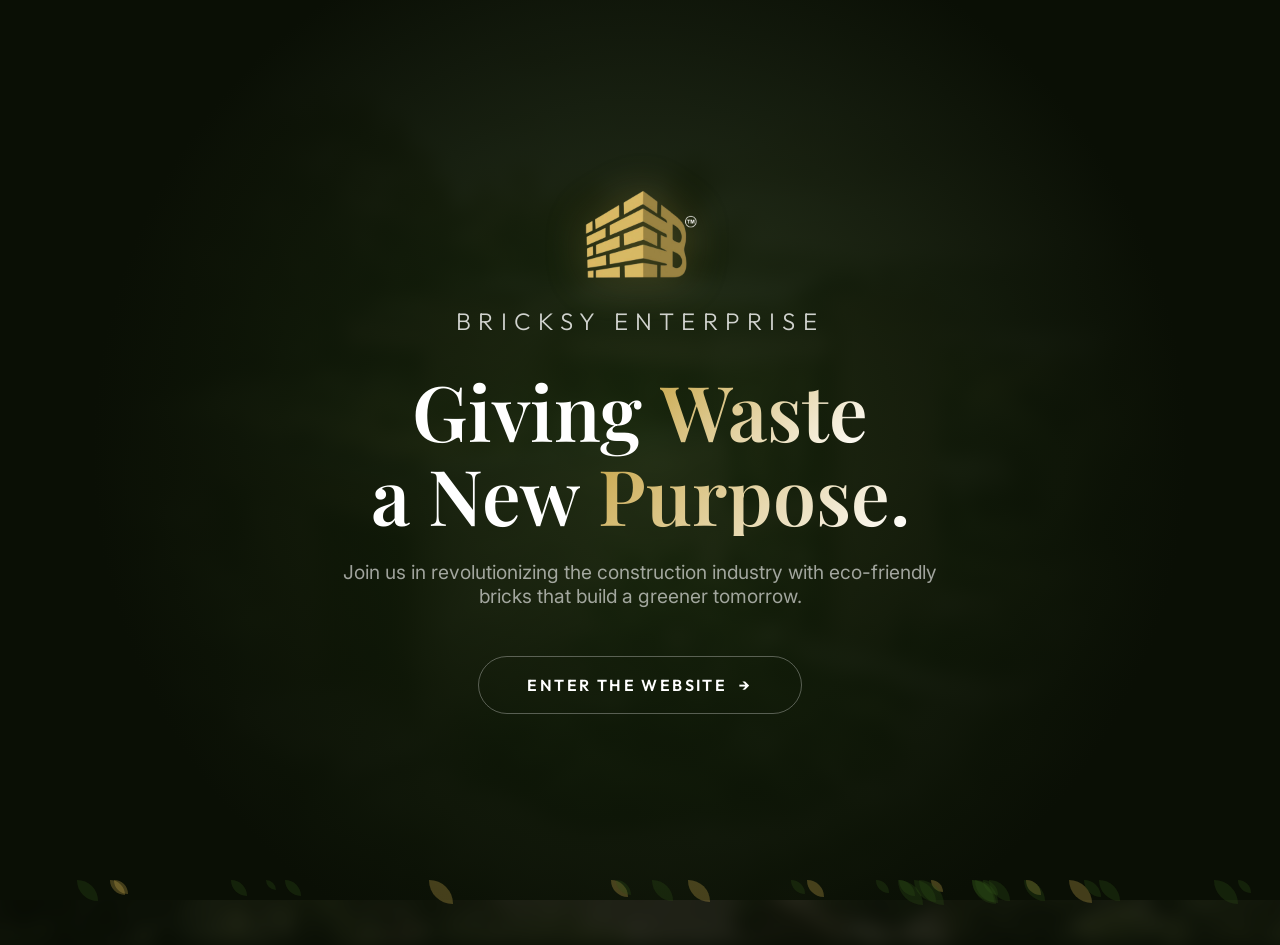
<file: welcome.html>
<!DOCTYPE html>
<html lang="en">
<head>
  <meta charset="UTF-8">
  <meta name="viewport" content="width=device-width, initial-scale=1.0">
  <title>Welcome to Bricksy Enterprise</title>
  <link rel="stylesheet" href="css/welcome.css">
  <link rel="icon" type="image/png" href="assets/images/logo.png">
</head>
<body>

  <!-- Background Elements -->
  <div class="welcome-bg"></div>
  <div class="welcome-gradient"></div>
  <div class="particles" id="particles"></div>

  <!-- Main Content -->
  <div class="welcome-content">
    
    <div class="logo-container">
      <img src="assets/images/logo.png" alt="Bricksy Logo" class="welcome-logo-img">
      <div class="brand-name">Bricksy Enterprise</div>
    </div>

    <!-- The user wanted a creative slogan -->
    <h1 class="tagline" id="tagline">
      Giving <span class="highlight">Waste</span><br>a New <span class="highlight">Purpose.</span>
    </h1>

    <p class="subtitle">
      Join us in revolutionizing the construction industry with eco-friendly bricks that build a greener tomorrow.
    </p>

    <div class="enter-btn-wrapper">
      <button class="enter-btn" onclick="enterSite()">
        <span>Enter the Website</span>
        <span class="arrow">→</span>
      </button>
    </div>

  </div>

  <script>
    // 1. Tagline Word Animation
    const tagline = document.getElementById('tagline');
    const text = tagline.innerHTML;
    // Split text by spaces but preserve HTML tags (like <br> and <span class="highlight">)
    // A simple way is to use a regex or just wrap raw words manually:
    
    // Manual wrapping since it's a known string:
    tagline.innerHTML = `
      <span class="word" style="animation-delay: 0.8s">Giving</span> 
      <span class="word highlight" style="animation-delay: 1.0s">Waste</span><br>
      <span class="word" style="animation-delay: 1.2s">a</span> 
      <span class="word" style="animation-delay: 1.4s">New</span> 
      <span class="word highlight" style="animation-delay: 1.6s">Purpose.</span>
    `;

    // Trigger animation
    setTimeout(() => {
      tagline.classList.add('animate-in');
    }, 100);

    // 2. Leaf Particle Effect
    const particlesContainer = document.getElementById('particles');
    
    function createLeaf() {
      const leaf = document.createElement('div');
      leaf.classList.add('leaf');
      
      // Randomize leaf properties
      const startLeft = Math.random() * window.innerWidth;
      const size = Math.random() * 15 + 10; // 10px to 25px
      const duration = Math.random() * 5 + 5; // 5s to 10s
      const delay = Math.random() * 5;
      
      leaf.style.left = startLeft + 'px';
      leaf.style.width = size + 'px';
      leaf.style.height = size + 'px';
      leaf.style.animationDuration = duration + 's';
      leaf.style.animationDelay = delay + 's';
      
      // Some gold leaves
      if(Math.random() > 0.7) {
        leaf.style.backgroundColor = '#C9A84C';
      }

      particlesContainer.appendChild(leaf);

      // Remove after animation
      setTimeout(() => {
        leaf.remove();
      }, (duration + delay) * 1000);
    }

    // Create initial leaves
    for(let i = 0; i < 30; i++) {
      createLeaf();
    }

    // Continuously create leaves
    setInterval(createLeaf, 800);

    // 3. Enter Site Function
    function enterSite() {
      // Add a cool zoom out exit animation before leaving
      document.body.style.transition = 'opacity 0.6s ease, transform 0.6s ease';
      document.body.style.opacity = '0';
      document.body.style.transform = 'scale(1.05)';
      
      // Set the flag so we don't see this page again
      sessionStorage.setItem('bricksy_welcome_seen', 'true');
      
      setTimeout(() => {
        window.location.href = 'index.html';
      }, 600);
    }
  </script>
</body>
</html>
</file>
<file: css/style.css>
/* ============================================
   BRICKSY ENTERPRISE — Design System
   ============================================ */

/* Google Fonts */
@import url('https://fonts.googleapis.com/css2?family=Inter:wght@300;400;500;600;700&family=Outfit:wght@300;400;500;600;700&family=Playfair+Display:ital,wght@0,400;0,500;0,600;0,700;1,400;1,500&display=swap');

/* ---- CSS Custom Properties ---- */
:root {
  /* Colors */
  --primary: #2D5016;
  --primary-light: #4A7C2E;
  --primary-dark: #1E3A0E;
  --primary-rgb: 45, 80, 22;

  --secondary: #C75B39;
  --secondary-light: #E07A5A;
  --secondary-dark: #A34828;
  --secondary-rgb: 199, 91, 57;

  --dark: #1A1A1A;
  --charcoal: #2B2B2B;
  --charcoal-light: #3D3D3D;

  --warm-white: #FAF8F5;
  --cream: #F0EBE3;
  --cream-dark: #E3DBCE;

  --text: #333333;
  --text-light: #6B6B6B;
  --text-lighter: #999999;

  --accent-gold: #C9A84C;
  --accent-gold-light: #DBBF6A;

  --success: #2D8C4E;
  --error: #D63B3B;
  --warning: #E8A317;

  --white: #FFFFFF;
  --black: #000000;

  /* Typography */
  --font-heading: 'Playfair Display', Georgia, 'Times New Roman', serif;
  --font-body: 'Inter', -apple-system, BlinkMacSystemFont, 'Segoe UI', sans-serif;
  --font-accent: 'Outfit', 'Inter', sans-serif;

  /* Font Sizes — Fluid Type Scale */
  --fs-display: clamp(2.8rem, 5vw + 1rem, 5rem);
  --fs-h1: clamp(2.2rem, 4vw + 0.5rem, 3.5rem);
  --fs-h2: clamp(1.8rem, 3vw + 0.5rem, 2.75rem);
  --fs-h3: clamp(1.4rem, 2vw + 0.5rem, 2rem);
  --fs-h4: clamp(1.15rem, 1.5vw + 0.3rem, 1.5rem);
  --fs-h5: 1.125rem;
  --fs-h6: 1rem;
  --fs-body: 1rem;
  --fs-body-lg: 1.125rem;
  --fs-small: 0.875rem;
  --fs-caption: 0.75rem;

  /* Spacing */
  --space-xs: 0.25rem;
  --space-sm: 0.5rem;
  --space-md: 1rem;
  --space-lg: 1.5rem;
  --space-xl: 2rem;
  --space-2xl: 3rem;
  --space-3xl: 4rem;
  --space-4xl: 6rem;
  --space-5xl: 8rem;

  /* Layout */
  --container-max: 1280px;
  --container-narrow: 900px;
  --container-wide: 1440px;

  /* Borders & Radius */
  --radius-sm: 4px;
  --radius-md: 8px;
  --radius-lg: 12px;
  --radius-xl: 20px;
  --radius-full: 9999px;

  /* Shadows */
  --shadow-sm: 0 1px 3px rgba(0,0,0,0.08);
  --shadow-md: 0 4px 12px rgba(0,0,0,0.1);
  --shadow-lg: 0 8px 30px rgba(0,0,0,0.12);
  --shadow-xl: 0 16px 48px rgba(0,0,0,0.15);
  --shadow-glow: 0 0 30px rgba(45, 80, 22, 0.15);

  /* Transitions */
  --ease-out: cubic-bezier(0.25, 0.46, 0.45, 0.94);
  --ease-in-out: cubic-bezier(0.42, 0, 0.58, 1);
  --ease-bounce: cubic-bezier(0.34, 1.56, 0.64, 1);
  --duration-fast: 200ms;
  --duration-normal: 350ms;
  --duration-slow: 500ms;

  /* Z-index scale */
  --z-base: 1;
  --z-dropdown: 100;
  --z-sticky: 200;
  --z-overlay: 300;
  --z-modal: 400;
  --z-toast: 500;
  --z-whatsapp: 600;
  --z-nav: 700;
}

/* ---- Reset & Base ---- */
*, *::before, *::after {
  margin: 0;
  padding: 0;
  box-sizing: border-box;
}

html {
  scroll-behavior: smooth;
  -webkit-font-smoothing: antialiased;
  -moz-osx-font-smoothing: grayscale;
  font-size: 16px;
}

body {
  font-family: var(--font-body);
  font-size: var(--fs-body);
  font-weight: 400;
  line-height: 1.7;
  color: var(--text);
  background-color: var(--warm-white);
  overflow-x: hidden;
}

img {
  max-width: 100%;
  height: auto;
  display: block;
}

a {
  text-decoration: none;
  color: inherit;
  transition: color var(--duration-fast) var(--ease-out);
}

a:hover {
  color: var(--primary);
}

ul, ol {
  list-style: none;
}

button, input, textarea, select {
  font-family: inherit;
  font-size: inherit;
  border: none;
  outline: none;
  background: none;
}

button {
  cursor: pointer;
}

::selection {
  background-color: var(--primary);
  color: var(--white);
}

/* ---- Typography ---- */
h1, h2, h3, h4, h5, h6 {
  font-family: var(--font-heading);
  font-weight: 600;
  line-height: 1.2;
  color: var(--dark);
  letter-spacing: -0.02em;
}

h1 { font-size: var(--fs-h1); }
h2 { font-size: var(--fs-h2); margin-bottom: var(--space-lg); }
h3 { font-size: var(--fs-h3); margin-bottom: var(--space-md); }
h4 { font-size: var(--fs-h4); margin-bottom: var(--space-sm); }
h5 { font-size: var(--fs-h5); }
h6 { font-size: var(--fs-h6); }

.display-text {
  font-size: var(--fs-display);
  font-weight: 700;
  line-height: 1.05;
  letter-spacing: -0.03em;
}

p {
  margin-bottom: var(--space-md);
  color: var(--text);
}

p:last-child {
  margin-bottom: 0;
}

.text-lg { font-size: var(--fs-body-lg); }
.text-sm { font-size: var(--fs-small); }
.text-caption { font-size: var(--fs-caption); text-transform: uppercase; letter-spacing: 0.1em; font-family: var(--font-accent); font-weight: 500; }

.text-primary { color: var(--primary); }
.text-secondary { color: var(--secondary); }
.text-light { color: var(--text-light); }
.text-white { color: var(--white); }
.text-gold { color: var(--accent-gold); }

.text-center { text-align: center; }
.text-left { text-align: left; }
.text-right { text-align: right; }

.font-accent { font-family: var(--font-accent); }
.font-heading { font-family: var(--font-heading); }

.section-subtitle {
  font-family: var(--font-accent);
  font-size: var(--fs-small);
  font-weight: 600;
  text-transform: uppercase;
  letter-spacing: 0.15em;
  color: var(--primary);
  margin-bottom: var(--space-sm);
  display: inline-flex;
  align-items: center;
  gap: var(--space-sm);
}

.section-subtitle::before {
  content: '';
  display: inline-block;
  width: 30px;
  height: 2px;
  background: var(--primary);
}

.section-description {
  font-size: var(--fs-body-lg);
  color: var(--text-light);
  max-width: 640px;
  line-height: 1.8;
}

.section-description.centered {
  margin-left: auto;
  margin-right: auto;
}

/* ---- Layout ---- */
.container {
  width: 100%;
  max-width: var(--container-max);
  margin: 0 auto;
  padding: 0 var(--space-xl);
}

.container-narrow {
  max-width: var(--container-narrow);
}

.container-wide {
  max-width: var(--container-wide);
}

section {
  padding: var(--space-5xl) 0;
  position: relative;
}

.section-header {
  margin-bottom: var(--space-3xl);
}

/* Grid System */
.grid {
  display: grid;
  gap: var(--space-xl);
}

.grid-2 { grid-template-columns: repeat(2, 1fr); }
.grid-3 { grid-template-columns: repeat(3, 1fr); }
.grid-4 { grid-template-columns: repeat(4, 1fr); }

/* Flex Utilities */
.flex { display: flex; }
.flex-col { flex-direction: column; }
.flex-wrap { flex-wrap: wrap; }
.items-center { align-items: center; }
.items-start { align-items: flex-start; }
.items-end { align-items: flex-end; }
.justify-center { justify-content: center; }
.justify-between { justify-content: space-between; }
.justify-end { justify-content: flex-end; }
.gap-sm { gap: var(--space-sm); }
.gap-md { gap: var(--space-md); }
.gap-lg { gap: var(--space-lg); }
.gap-xl { gap: var(--space-xl); }
.gap-2xl { gap: var(--space-2xl); }

/* ---- Buttons ---- */
.btn {
  display: inline-flex;
  align-items: center;
  justify-content: center;
  gap: var(--space-sm);
  padding: 14px 32px;
  font-family: var(--font-accent);
  font-size: var(--fs-small);
  font-weight: 600;
  text-transform: uppercase;
  letter-spacing: 0.08em;
  border-radius: var(--radius-sm);
  transition: all var(--duration-normal) var(--ease-out);
  position: relative;
  overflow: hidden;
  white-space: nowrap;
}

.btn::after {
  content: '';
  position: absolute;
  top: 0;
  left: -100%;
  width: 100%;
  height: 100%;
  background: linear-gradient(90deg, transparent, rgba(255,255,255,0.15), transparent);
  transition: left var(--duration-slow) var(--ease-out);
}

.btn:hover::after {
  left: 100%;
}

.btn-primary {
  background: var(--primary);
  color: var(--white);
  border: 2px solid var(--primary);
}

.btn-primary:hover {
  background: var(--primary-light);
  border-color: var(--primary-light);
  color: var(--white);
  transform: translateY(-2px);
  box-shadow: var(--shadow-lg);
}

.btn-secondary {
  background: var(--secondary);
  color: var(--white);
  border: 2px solid var(--secondary);
}

.btn-secondary:hover {
  background: var(--secondary-light);
  border-color: var(--secondary-light);
  color: var(--white);
  transform: translateY(-2px);
  box-shadow: var(--shadow-lg);
}

.btn-outline {
  background: transparent;
  color: var(--white);
  border: 2px solid var(--white);
}

.btn-outline:hover {
  background: var(--white);
  color: var(--primary);
  transform: translateY(-2px);
}

.btn-outline-dark {
  background: transparent;
  color: var(--dark);
  border: 2px solid var(--dark);
}

.btn-outline-dark:hover {
  background: var(--dark);
  color: var(--white);
  transform: translateY(-2px);
}

.btn-ghost {
  background: transparent;
  color: var(--primary);
  padding: 10px 0;
  border: none;
}

.btn-ghost:hover {
  color: var(--primary-light);
}

.btn-ghost::after { display: none; }

.btn-lg {
  padding: 18px 42px;
  font-size: var(--fs-body);
}

.btn-sm {
  padding: 10px 22px;
  font-size: var(--fs-caption);
}

.btn-icon {
  width: 48px;
  height: 48px;
  padding: 0;
  border-radius: var(--radius-full);
  display: inline-flex;
  align-items: center;
  justify-content: center;
}

/* ---- Forms ---- */
.form-group {
  margin-bottom: var(--space-lg);
}

.form-label {
  display: block;
  font-family: var(--font-accent);
  font-size: var(--fs-small);
  font-weight: 500;
  color: var(--text);
  margin-bottom: var(--space-sm);
}

.form-input,
.form-textarea,
.form-select {
  width: 100%;
  padding: 14px 18px;
  font-size: var(--fs-body);
  color: var(--text);
  background: var(--white);
  border: 2px solid var(--cream-dark);
  border-radius: var(--radius-md);
  transition: all var(--duration-fast) var(--ease-out);
}

.form-input:focus,
.form-textarea:focus,
.form-select:focus {
  border-color: var(--primary);
  box-shadow: 0 0 0 4px rgba(var(--primary-rgb), 0.1);
}

.form-input::placeholder,
.form-textarea::placeholder {
  color: var(--text-lighter);
}

.form-textarea {
  resize: vertical;
  min-height: 120px;
}

.form-select {
  appearance: none;
  background-image: url("data:image/svg+xml,%3Csvg xmlns='http://www.w3.org/2000/svg' width='12' height='12' viewBox='0 0 12 12'%3E%3Cpath fill='%23333' d='M6 8L1 3h10z'/%3E%3C/svg%3E");
  background-repeat: no-repeat;
  background-position: right 16px center;
  padding-right: 40px;
  cursor: pointer;
}

.form-error {
  font-size: var(--fs-small);
  color: var(--error);
  margin-top: var(--space-xs);
  display: none;
}

.form-group.error .form-input,
.form-group.error .form-textarea,
.form-group.error .form-select {
  border-color: var(--error);
}

.form-group.error .form-error {
  display: block;
}

.form-row {
  display: grid;
  grid-template-columns: repeat(2, 1fr);
  gap: var(--space-lg);
}

/* ---- Tags & Badges ---- */
.badge {
  display: inline-flex;
  align-items: center;
  padding: 6px 14px;
  font-family: var(--font-accent);
  font-size: var(--fs-caption);
  font-weight: 600;
  text-transform: uppercase;
  letter-spacing: 0.08em;
  border-radius: var(--radius-full);
}

.badge-primary {
  background: rgba(var(--primary-rgb), 0.1);
  color: var(--primary);
}

.badge-secondary {
  background: rgba(var(--secondary-rgb), 0.1);
  color: var(--secondary);
}

/* ---- Dividers ---- */
.divider {
  width: 60px;
  height: 3px;
  background: var(--primary);
  border: none;
  margin: var(--space-lg) 0;
}

.divider-center {
  margin-left: auto;
  margin-right: auto;
}

.divider-gold {
  background: var(--accent-gold);
}

/* ---- Background utilities ---- */
.bg-dark { background-color: var(--dark); }
.bg-charcoal { background-color: var(--charcoal); }
.bg-cream { background-color: var(--cream); }
.bg-white { background-color: var(--white); }
.bg-primary { background-color: var(--primary); }

/* ---- Miscellaneous ---- */
.sr-only {
  position: absolute;
  width: 1px;
  height: 1px;
  padding: 0;
  margin: -1px;
  overflow: hidden;
  clip: rect(0,0,0,0);
  border: 0;
}

.truncate {
  overflow: hidden;
  text-overflow: ellipsis;
  white-space: nowrap;
}

.img-cover {
  width: 100%;
  height: 100%;
  object-fit: cover;
}

.rounded { border-radius: var(--radius-md); }
.rounded-lg { border-radius: var(--radius-lg); }
.rounded-xl { border-radius: var(--radius-xl); }

/* Scrollbar styling */
::-webkit-scrollbar {
  width: 8px;
}

::-webkit-scrollbar-track {
  background: var(--cream);
}

::-webkit-scrollbar-thumb {
  background: var(--text-lighter);
  border-radius: var(--radius-full);
}

::-webkit-scrollbar-thumb:hover {
  background: var(--text-light);
}
</file>
<file: css/components.css>
/* =============================================
   BRICKSY ENTERPRISE — Components
   ============================================= */

/* ---- Navbar ---- */
.navbar {
  position: fixed;
  top: 0;
  left: 0;
  width: 100%;
  z-index: var(--z-nav);
  padding: 18px 0;
  transition: all var(--duration-normal) var(--ease-out);
}
.navbar.scrolled {
  background: rgba(255,255,255,0.97);
  backdrop-filter: blur(12px);
  box-shadow: var(--shadow-sm);
  padding: 12px 0;
}
.navbar .container { display: flex; align-items: center; justify-content: space-between; }
.nav-logo {
  font-family: var(--font-heading);
  font-size: 1.6rem;
  font-weight: 700;
  color: var(--white);
  display: flex; align-items: center; gap: 10px;
  transition: color var(--duration-fast) var(--ease-out);
}
.navbar.scrolled .nav-logo { color: var(--dark); }
.nav-logo .nav-logo-img {
  height: 48px;
  width: auto;
  object-fit: contain;
  transition: transform var(--duration-fast) var(--ease-out);
}
.nav-logo:hover .nav-logo-img {
  transform: scale(1.05);
}
.nav-links { display: flex; align-items: center; gap: 32px; }
.nav-links a {
  font-family: var(--font-accent);
  font-size: 0.88rem;
  font-weight: 500;
  color: rgba(255,255,255,0.85);
  letter-spacing: 0.03em;
  position: relative;
  padding: 4px 0;
  transition: color var(--duration-fast) var(--ease-out);
}
.navbar.scrolled .nav-links a { color: var(--text); }
.nav-links a::after {
  content: '';
  position: absolute; bottom: -2px; left: 0;
  width: 0; height: 2px;
  background: var(--secondary);
  transition: width var(--duration-normal) var(--ease-out);
}
.nav-links a:hover::after,
.nav-links a.active::after { width: 100%; }
.nav-links a:hover, .nav-links a.active { color: var(--white); }
.navbar.scrolled .nav-links a:hover,
.navbar.scrolled .nav-links a.active { color: var(--primary); }
.nav-cta {
  padding: 10px 24px !important;
  background: var(--secondary) !important;
  color: var(--white) !important;
  border-radius: var(--radius-sm) !important;
  font-weight: 600 !important;
  letter-spacing: 0.06em !important;
  text-transform: uppercase;
  font-size: 0.78rem !important;
}
.nav-cta::after { display: none !important; }
.nav-cta:hover { background: var(--secondary-light) !important; transform: translateY(-1px); }
.hamburger {
  display: none;
  flex-direction: column; gap: 5px;
  cursor: pointer; padding: 5px; z-index: 1000;
}
.hamburger span {
  width: 26px; height: 2px;
  background: var(--white);
  transition: all var(--duration-normal) var(--ease-out);
  border-radius: 2px;
}
.navbar.scrolled .hamburger span { background: var(--dark); }
.hamburger.active span:nth-child(1) { transform: rotate(45deg) translate(5px,5px); }
.hamburger.active span:nth-child(2) { opacity: 0; }
.hamburger.active span:nth-child(3) { transform: rotate(-45deg) translate(5px,-5px); }

/* ---- Hero Section ---- */
.hero {
  min-height: 100vh;
  display: flex; align-items: center;
  position: relative; overflow: hidden;
  background: var(--dark);
}
.hero-bg {
  position: absolute; inset: 0;
  background-size: cover; background-position: center;
  opacity: 0.5;
  transform: scale(1.05);
  transition: transform 8s var(--ease-out);
}
.hero.loaded .hero-bg { transform: scale(1); }
.hero-overlay {
  position: absolute; inset: 0;
  background: linear-gradient(135deg, rgba(26,26,26,0.85) 0%, rgba(45,80,22,0.6) 50%, rgba(26,26,26,0.75) 100%);
}
.hero-content {
  position: relative; z-index: 2;
  max-width: 750px; color: var(--white);
}
.hero-subtitle {
  font-family: var(--font-accent); font-size: var(--fs-small);
  font-weight: 600; text-transform: uppercase;
  letter-spacing: 0.2em; color: var(--accent-gold);
  margin-bottom: var(--space-lg);
  display: flex; align-items: center; gap: 12px;
}
.hero-subtitle::before {
  content: ''; width: 40px; height: 2px; background: var(--accent-gold);
}
.hero h1 {
  font-size: var(--fs-display); color: var(--white);
  margin-bottom: var(--space-xl); line-height: 1.08;
}
.hero h1 span { color: var(--accent-gold); }
.hero-description {
  font-size: var(--fs-body-lg); color: rgba(255,255,255,0.8);
  line-height: 1.8; margin-bottom: var(--space-2xl); max-width: 580px;
}
.hero-actions { display: flex; gap: var(--space-md); flex-wrap: wrap; }
.hero-stats {
  display: flex; gap: var(--space-3xl);
  margin-top: var(--space-3xl); padding-top: var(--space-2xl);
  border-top: 1px solid rgba(255,255,255,0.15);
}
.hero-stat-item h3 {
  font-family: var(--font-accent); font-size: 2.2rem;
  font-weight: 700; color: var(--accent-gold); margin-bottom: 4px;
}
.hero-stat-item p {
  font-size: var(--fs-small); color: rgba(255,255,255,0.6);
  font-family: var(--font-accent); text-transform: uppercase;
  letter-spacing: 0.08em;
}
.page-hero {
  min-height: 50vh;
  display: flex; align-items: center;
  position: relative; overflow: hidden;
  background: var(--dark);
}
.page-hero .hero-content { padding-top: 80px; max-width: 700px; }
.breadcrumb {
  display: flex; align-items: center; gap: 8px;
  font-family: var(--font-accent); font-size: var(--fs-small);
  color: rgba(255,255,255,0.5); margin-bottom: var(--space-lg);
}
.breadcrumb a { color: rgba(255,255,255,0.5); }
.breadcrumb a:hover { color: var(--accent-gold); }
.breadcrumb .separator { color: rgba(255,255,255,0.3); }

/* ---- Cards ---- */
.card {
  background: var(--white);
  border-radius: var(--radius-lg);
  overflow: hidden;
  transition: all var(--duration-normal) var(--ease-out);
  box-shadow: var(--shadow-sm);
}
.card:hover {
  transform: translateY(-6px);
  box-shadow: var(--shadow-lg);
}
.card-img {
  width: 100%; height: 220px;
  object-fit: cover;
  transition: transform var(--duration-slow) var(--ease-out);
}
.card:hover .card-img { transform: scale(1.05); }
.card-img-wrapper { overflow: hidden; position: relative; }
.card-body { padding: var(--space-xl); }
.card-tag {
  font-family: var(--font-accent); font-size: var(--fs-caption);
  font-weight: 600; text-transform: uppercase;
  letter-spacing: 0.08em; color: var(--primary);
  margin-bottom: var(--space-sm);
}
.card-title {
  font-size: var(--fs-h4); margin-bottom: var(--space-sm);
  transition: color var(--duration-fast) var(--ease-out);
}
.card:hover .card-title { color: var(--primary); }
.card-text { color: var(--text-light); font-size: var(--fs-small); line-height: 1.7; }

/* Stat Card */
.stat-card {
  background: var(--white);
  border-radius: var(--radius-lg);
  padding: var(--space-2xl);
  text-align: center;
  box-shadow: var(--shadow-sm);
  transition: all var(--duration-normal) var(--ease-out);
  position: relative; overflow: hidden;
}
.stat-card::before {
  content: ''; position: absolute; top: 0; left: 0;
  width: 100%; height: 4px;
  background: linear-gradient(90deg, var(--primary), var(--accent-gold));
}
.stat-card:hover { transform: translateY(-4px); box-shadow: var(--shadow-lg); }
.stat-icon {
  width: 64px; height: 64px;
  margin: 0 auto var(--space-lg);
  background: rgba(var(--primary-rgb),0.08);
  border-radius: var(--radius-lg);
  display: flex; align-items: center; justify-content: center;
  font-size: 1.6rem; color: var(--primary);
}
.stat-number {
  font-family: var(--font-accent); font-size: 2.8rem;
  font-weight: 700; color: var(--dark);
  margin-bottom: var(--space-xs);
}
.stat-label {
  font-family: var(--font-accent); font-size: var(--fs-small);
  color: var(--text-light); text-transform: uppercase;
  letter-spacing: 0.08em;
}

/* Feature Card */
.feature-card {
  padding: var(--space-2xl);
  border-radius: var(--radius-lg);
  background: var(--white);
  border: 1px solid var(--cream-dark);
  transition: all var(--duration-normal) var(--ease-out);
}
.feature-card:hover {
  border-color: var(--primary);
  box-shadow: var(--shadow-md);
  transform: translateY(-4px);
}
.feature-card .icon {
  width: 56px; height: 56px;
  background: rgba(var(--primary-rgb),0.08);
  border-radius: var(--radius-md);
  display: flex; align-items: center; justify-content: center;
  font-size: 1.4rem; color: var(--primary);
  margin-bottom: var(--space-lg);
  transition: all var(--duration-normal) var(--ease-out);
}
.feature-card:hover .icon {
  background: var(--primary); color: var(--white);
}
.feature-card h4 { margin-bottom: var(--space-sm); }
.feature-card p { color: var(--text-light); font-size: var(--fs-small); }

/* ---- Process Timeline ---- */
.process-timeline { position: relative; }
.process-step {
  display: flex; gap: var(--space-2xl);
  align-items: flex-start;
  position: relative;
  padding-bottom: var(--space-3xl);
}
.process-step:last-child { padding-bottom: 0; }
.step-number {
  flex-shrink: 0;
  width: 64px; height: 64px;
  border-radius: var(--radius-full);
  background: var(--primary);
  color: var(--white);
  font-family: var(--font-accent);
  font-size: 1.4rem; font-weight: 700;
  display: flex; align-items: center; justify-content: center;
  position: relative; z-index: 2;
}
.step-connector {
  position: absolute; left: 32px; top: 64px;
  width: 2px; height: calc(100% - 64px);
  background: linear-gradient(to bottom, var(--primary), var(--cream-dark));
}
.process-step:last-child .step-connector { display: none; }
.step-content h3 { margin-bottom: var(--space-sm); }
.step-content p { color: var(--text-light); }

/* ---- Testimonial ---- */
.testimonial-card {
  background: var(--white);
  border-radius: var(--radius-lg);
  padding: var(--space-2xl);
  box-shadow: var(--shadow-sm);
  position: relative;
}
.testimonial-card::before {
  content: '\201C';
  font-family: var(--font-heading);
  font-size: 5rem; color: rgba(var(--primary-rgb),0.08);
  position: absolute; top: 10px; left: 20px; line-height: 1;
}
.testimonial-text {
  font-size: var(--fs-body-lg); font-style: italic;
  color: var(--text); line-height: 1.8;
  margin-bottom: var(--space-xl);
}
.testimonial-author { display: flex; align-items: center; gap: var(--space-md); }
.testimonial-avatar {
  width: 48px; height: 48px;
  border-radius: var(--radius-full);
  background: var(--primary);
  display: flex; align-items: center; justify-content: center;
  color: var(--white); font-weight: 600;
  font-family: var(--font-accent); font-size: var(--fs-small);
}
.testimonial-name { font-weight: 600; font-size: var(--fs-small); }
.testimonial-role { font-size: var(--fs-caption); color: var(--text-light); }

/* ---- Footer ---- */
.footer {
  background: var(--dark);
  color: rgba(255,255,255,0.7);
  padding: var(--space-4xl) 0 0;
}
.footer-grid {
  display: grid;
  grid-template-columns: 1.5fr 1fr 1fr 1fr;
  gap: var(--space-3xl);
  padding-bottom: var(--space-3xl);
  border-bottom: 1px solid rgba(255,255,255,0.1);
}
.footer-brand p {
  color: rgba(255,255,255,0.5);
  font-size: var(--fs-small); line-height: 1.8;
  margin-top: var(--space-md);
}
.footer h4 {
  color: var(--white); font-family: var(--font-accent);
  font-size: var(--fs-body); font-weight: 600;
  margin-bottom: var(--space-lg);
}
.footer-links li { margin-bottom: var(--space-sm); }
.footer-links a {
  font-size: var(--fs-small);
  color: rgba(255,255,255,0.5);
  transition: all var(--duration-fast) var(--ease-out);
}
.footer-links a:hover { color: var(--accent-gold); padding-left: 4px; }
.footer-social {
  display: flex; gap: var(--space-sm); margin-top: var(--space-lg);
}
.footer-social a {
  width: 40px; height: 40px;
  border-radius: var(--radius-full);
  border: 1px solid rgba(255,255,255,0.15);
  display: flex; align-items: center; justify-content: center;
  color: rgba(255,255,255,0.5);
  font-size: 0.9rem;
  transition: all var(--duration-fast) var(--ease-out);
}
.footer-social a:hover {
  background: var(--primary); border-color: var(--primary);
  color: var(--white);
}
.footer-newsletter input {
  width: 100%; padding: 12px 16px;
  background: rgba(255,255,255,0.08);
  border: 1px solid rgba(255,255,255,0.15);
  border-radius: var(--radius-md);
  color: var(--white); font-size: var(--fs-small);
  margin-bottom: var(--space-sm);
}
.footer-newsletter input::placeholder { color: rgba(255,255,255,0.3); }
.footer-newsletter input:focus { border-color: var(--primary); }
.footer-bottom {
  padding: var(--space-xl) 0;
  display: flex; justify-content: space-between; align-items: center;
  font-size: var(--fs-small); color: rgba(255,255,255,0.35);
}

/* ---- WhatsApp Float ---- */
.whatsapp-float {
  position: fixed; bottom: 28px; right: 28px;
  z-index: var(--z-whatsapp);
  width: 60px; height: 60px;
  background: #25D366; border-radius: var(--radius-full);
  display: flex; align-items: center; justify-content: center;
  color: var(--white); font-size: 1.6rem;
  box-shadow: 0 4px 20px rgba(37,211,102,0.4);
  transition: all var(--duration-normal) var(--ease-out);
  cursor: pointer;
}
.whatsapp-float:hover {
  transform: scale(1.1) translateY(-3px);
  box-shadow: 0 6px 28px rgba(37,211,102,0.5);
}
.whatsapp-float .tooltip {
  position: absolute; right: 72px; top: 50%; transform: translateY(-50%);
  background: var(--white); color: var(--text);
  padding: 8px 16px; border-radius: var(--radius-md);
  font-size: var(--fs-small); font-weight: 500;
  white-space: nowrap; box-shadow: var(--shadow-md);
  opacity: 0; pointer-events: none;
  transition: opacity var(--duration-fast) var(--ease-out);
}
.whatsapp-float:hover .tooltip { opacity: 1; }

/* ---- Back to Top ---- */
.back-to-top {
  position: fixed; bottom: 100px; right: 28px;
  z-index: var(--z-whatsapp);
  width: 44px; height: 44px;
  background: var(--charcoal);
  border-radius: var(--radius-full);
  display: flex; align-items: center; justify-content: center;
  color: var(--white); font-size: 1rem;
  opacity: 0; pointer-events: none;
  transition: all var(--duration-normal) var(--ease-out);
  cursor: pointer;
}
.back-to-top.visible { opacity: 1; pointer-events: auto; }
.back-to-top:hover { background: var(--primary); transform: translateY(-3px); }

/* ---- CTA Banner ---- */
.cta-banner {
  background: linear-gradient(135deg, var(--primary-dark) 0%, var(--primary) 50%, var(--primary-light) 100%);
  padding: var(--space-4xl) 0;
  text-align: center; color: var(--white);
  position: relative; overflow: hidden;
}
.cta-banner::before {
  content: ''; position: absolute; inset: 0;
  background: url("data:image/svg+xml,%3Csvg width='60' height='60' viewBox='0 0 60 60' xmlns='http://www.w3.org/2000/svg'%3E%3Cg fill='none' fill-rule='evenodd'%3E%3Cg fill='%23ffffff' fill-opacity='0.03'%3E%3Cpath d='M36 34v-4h-2v4h-4v2h4v4h2v-4h4v-2h-4zm0-30V0h-2v4h-4v2h4v4h2V6h4V4h-4zM6 34v-4H4v4H0v2h4v4h2v-4h4v-2H6zM6 4V0H4v4H0v2h4v4h2V6h4V4H6z'/%3E%3C/g%3E%3C/g%3E%3C/svg%3E");
}
.cta-banner h2 { color: var(--white); margin-bottom: var(--space-md); }
.cta-banner p { color: rgba(255,255,255,0.8); font-size: var(--fs-body-lg); margin-bottom: var(--space-2xl); }

/* ---- Product Card ---- */
.product-card {
  background: var(--white);
  border-radius: var(--radius-lg);
  overflow: hidden;
  box-shadow: var(--shadow-sm);
  transition: all var(--duration-normal) var(--ease-out);
}
.product-card:hover { transform: translateY(-6px); box-shadow: var(--shadow-lg); }
.product-img {
  height: 240px; overflow: hidden;
  position: relative;
}
.product-img img { width: 100%; height: 100%; object-fit: cover; transition: transform var(--duration-slow) var(--ease-out); }
.product-card:hover .product-img img { transform: scale(1.08); }
.product-badge {
  position: absolute; top: 16px; left: 16px;
  background: var(--primary); color: var(--white);
  padding: 6px 14px; border-radius: var(--radius-full);
  font-family: var(--font-accent); font-size: var(--fs-caption);
  font-weight: 600; text-transform: uppercase; letter-spacing: 0.06em;
}
.product-body { padding: var(--space-xl); }
.product-specs {
  display: grid; grid-template-columns: 1fr 1fr;
  gap: var(--space-sm);
  padding: var(--space-md) 0;
  margin: var(--space-md) 0;
  border-top: 1px solid var(--cream);
  border-bottom: 1px solid var(--cream);
}
.spec-item { font-size: var(--fs-small); }
.spec-label { color: var(--text-lighter); font-family: var(--font-accent); font-size: var(--fs-caption); }
.spec-value { font-weight: 600; color: var(--text); }

/* ---- Blog Card ---- */
.blog-card { border-radius: var(--radius-lg); overflow: hidden; background: var(--white); box-shadow: var(--shadow-sm); transition: all var(--duration-normal) var(--ease-out); }
.blog-card:hover { transform: translateY(-4px); box-shadow: var(--shadow-lg); }
.blog-img { height: 200px; overflow: hidden; }
.blog-img img { width: 100%; height: 100%; object-fit: cover; transition: transform var(--duration-slow) var(--ease-out); }
.blog-card:hover .blog-img img { transform: scale(1.05); }
.blog-body { padding: var(--space-xl); }
.blog-meta { display: flex; gap: var(--space-md); font-size: var(--fs-caption); color: var(--text-lighter); font-family: var(--font-accent); margin-bottom: var(--space-sm); text-transform: uppercase; letter-spacing: 0.06em; }
.blog-title { font-size: var(--fs-h4); margin-bottom: var(--space-sm); }
.blog-excerpt { font-size: var(--fs-small); color: var(--text-light); }

/* ---- Filter Tabs ---- */
.filter-tabs { display: flex; gap: var(--space-sm); flex-wrap: wrap; margin-bottom: var(--space-2xl); }
.filter-tab {
  padding: 10px 24px;
  font-family: var(--font-accent); font-size: var(--fs-small); font-weight: 500;
  border-radius: var(--radius-full);
  border: 2px solid var(--cream-dark);
  color: var(--text-light);
  cursor: pointer;
  transition: all var(--duration-fast) var(--ease-out);
}
.filter-tab:hover, .filter-tab.active {
  background: var(--primary); border-color: var(--primary);
  color: var(--white);
}

/* ---- Accordion ---- */
.accordion-item { border-bottom: 1px solid var(--cream-dark); }
.accordion-header {
  width: 100%; padding: var(--space-xl) 0;
  display: flex; justify-content: space-between; align-items: center;
  font-family: var(--font-heading); font-size: var(--fs-h4); font-weight: 500;
  color: var(--dark); cursor: pointer; text-align: left;
}
.accordion-icon { font-size: 1.5rem; color: var(--primary); transition: transform var(--duration-normal) var(--ease-out); }
.accordion-item.active .accordion-icon { transform: rotate(45deg); }
.accordion-body {
  max-height: 0; overflow: hidden;
  transition: max-height var(--duration-slow) var(--ease-out);
}
.accordion-item.active .accordion-body { max-height: 500px; }
.accordion-body-inner { padding-bottom: var(--space-xl); color: var(--text-light); line-height: 1.8; }

/* ---- Modal ---- */
.modal-overlay {
  position: fixed; inset: 0;
  background: rgba(0,0,0,0.6);
  backdrop-filter: blur(4px);
  z-index: var(--z-modal);
  display: flex; align-items: center; justify-content: center;
  opacity: 0; pointer-events: none;
  transition: opacity var(--duration-normal) var(--ease-out);
}
.modal-overlay.active { opacity: 1; pointer-events: auto; }
.modal {
  background: var(--white);
  border-radius: var(--radius-xl);
  padding: var(--space-2xl);
  max-width: 500px; width: 90%;
  transform: translateY(20px);
  transition: transform var(--duration-normal) var(--ease-out);
}
.modal-overlay.active .modal { transform: translateY(0); }
.modal-header { display: flex; justify-content: space-between; align-items: center; margin-bottom: var(--space-xl); }
.modal-close { width: 36px; height: 36px; border-radius: var(--radius-full); display: flex; align-items: center; justify-content: center; cursor: pointer; font-size: 1.2rem; color: var(--text-light); transition: all var(--duration-fast) var(--ease-out); }
.modal-close:hover { background: var(--cream); color: var(--dark); }
</file>
<file: css/animations.css>
/* =============================================
   BRICKSY ENTERPRISE — Animations
   ============================================= */

/* ---- Keyframes ---- */
@keyframes fadeInUp {
  from { opacity: 0; transform: translateY(30px); }
  to { opacity: 1; transform: translateY(0); }
}
@keyframes fadeInDown {
  from { opacity: 0; transform: translateY(-30px); }
  to { opacity: 1; transform: translateY(0); }
}
@keyframes fadeInLeft {
  from { opacity: 0; transform: translateX(-40px); }
  to { opacity: 1; transform: translateX(0); }
}
@keyframes fadeInRight {
  from { opacity: 0; transform: translateX(40px); }
  to { opacity: 1; transform: translateX(0); }
}
@keyframes fadeIn {
  from { opacity: 0; }
  to { opacity: 1; }
}
@keyframes scaleIn {
  from { opacity: 0; transform: scale(0.9); }
  to { opacity: 1; transform: scale(1); }
}
@keyframes slideUp {
  from { transform: translateY(100%); }
  to { transform: translateY(0); }
}
@keyframes float {
  0%, 100% { transform: translateY(0); }
  50% { transform: translateY(-10px); }
}
@keyframes pulse {
  0%, 100% { transform: scale(1); }
  50% { transform: scale(1.05); }
}
@keyframes shimmer {
  0% { background-position: -200% 0; }
  100% { background-position: 200% 0; }
}
@keyframes spin {
  from { transform: rotate(0deg); }
  to { transform: rotate(360deg); }
}
@keyframes countUp {
  from { opacity: 0; transform: translateY(20px); }
  to { opacity: 1; transform: translateY(0); }
}
@keyframes drawLine {
  from { width: 0; }
  to { width: 60px; }
}
@keyframes heroTextReveal {
  from { opacity: 0; transform: translateY(40px); filter: blur(4px); }
  to { opacity: 1; transform: translateY(0); filter: blur(0); }
}
@keyframes progressFill {
  from { width: 0; }
  to { width: var(--progress); }
}

/* ---- Animation Classes (scroll-triggered) ---- */
.animate {
  opacity: 0;
  transition: opacity 0.8s var(--ease-out), transform 0.8s var(--ease-out);
}
.animate.in-view { opacity: 1; }

.animate-fade-up {
  opacity: 0; transform: translateY(30px);
}
.animate-fade-up.in-view {
  opacity: 1; transform: translateY(0);
}

.animate-fade-down {
  opacity: 0; transform: translateY(-30px);
}
.animate-fade-down.in-view {
  opacity: 1; transform: translateY(0);
}

.animate-fade-left {
  opacity: 0; transform: translateX(-40px);
}
.animate-fade-left.in-view {
  opacity: 1; transform: translateX(0);
}

.animate-fade-right {
  opacity: 0; transform: translateX(40px);
}
.animate-fade-right.in-view {
  opacity: 1; transform: translateX(0);
}

.animate-scale {
  opacity: 0; transform: scale(0.9);
}
.animate-scale.in-view {
  opacity: 1; transform: scale(1);
}

.animate-fade {
  opacity: 0;
}
.animate-fade.in-view {
  opacity: 1;
}

/* Staggered children */
.stagger-children > * { opacity: 0; transform: translateY(20px); transition: opacity 0.6s var(--ease-out), transform 0.6s var(--ease-out); }
.stagger-children.in-view > *:nth-child(1) { transition-delay: 0.1s; opacity: 1; transform: translateY(0); }
.stagger-children.in-view > *:nth-child(2) { transition-delay: 0.2s; opacity: 1; transform: translateY(0); }
.stagger-children.in-view > *:nth-child(3) { transition-delay: 0.3s; opacity: 1; transform: translateY(0); }
.stagger-children.in-view > *:nth-child(4) { transition-delay: 0.4s; opacity: 1; transform: translateY(0); }
.stagger-children.in-view > *:nth-child(5) { transition-delay: 0.5s; opacity: 1; transform: translateY(0); }
.stagger-children.in-view > *:nth-child(6) { transition-delay: 0.6s; opacity: 1; transform: translateY(0); }

/* Hero animations */
.hero-animate-1 { animation: heroTextReveal 1s var(--ease-out) 0.3s both; }
.hero-animate-2 { animation: heroTextReveal 1s var(--ease-out) 0.6s both; }
.hero-animate-3 { animation: heroTextReveal 1s var(--ease-out) 0.9s both; }
.hero-animate-4 { animation: heroTextReveal 1s var(--ease-out) 1.2s both; }
.hero-animate-5 { animation: heroTextReveal 1s var(--ease-out) 1.5s both; }

/* Delay utilities */
.delay-1 { transition-delay: 0.1s !important; }
.delay-2 { transition-delay: 0.2s !important; }
.delay-3 { transition-delay: 0.3s !important; }
.delay-4 { transition-delay: 0.4s !important; }
.delay-5 { transition-delay: 0.5s !important; }
.delay-6 { transition-delay: 0.6s !important; }

/* Hover effects */
.hover-lift { transition: transform var(--duration-normal) var(--ease-out); }
.hover-lift:hover { transform: translateY(-4px); }
.hover-scale { transition: transform var(--duration-normal) var(--ease-out); }
.hover-scale:hover { transform: scale(1.03); }
.hover-glow { transition: box-shadow var(--duration-normal) var(--ease-out); }
.hover-glow:hover { box-shadow: var(--shadow-glow); }

/* Loading skeleton */
.skeleton {
  background: linear-gradient(90deg, var(--cream) 25%, var(--cream-dark) 50%, var(--cream) 75%);
  background-size: 200% 100%;
  animation: shimmer 1.5s infinite;
  border-radius: var(--radius-md);
}

/* Floating animation for decorative elements */
.floating { animation: float 3s ease-in-out infinite; }
.floating-slow { animation: float 5s ease-in-out infinite; }

/* Progress bar animation */
.progress-bar {
  height: 8px; background: var(--cream); border-radius: var(--radius-full);
  overflow: hidden;
}
.progress-fill {
  height: 100%;
  background: linear-gradient(90deg, var(--primary), var(--accent-gold));
  border-radius: var(--radius-full);
  width: 0;
  transition: width 1.5s var(--ease-out);
}
.progress-fill.in-view { width: var(--progress, 75%); }

/* Reduce motion for accessibility */
@media (prefers-reduced-motion: reduce) {
  *, *::before, *::after {
    animation-duration: 0.01ms !important;
    animation-iteration-count: 1 !important;
    transition-duration: 0.01ms !important;
  }
  .animate, .animate-fade-up, .animate-fade-down,
  .animate-fade-left, .animate-fade-right,
  .animate-scale, .animate-fade { opacity: 1; transform: none; }
  .stagger-children > * { opacity: 1; transform: none; }
}
</file>
<file: css/responsive.css>
/* =============================================
   BRICKSY ENTERPRISE — Responsive Breakpoints
   ============================================= */

/* ---- Tablet & Below (max-width: 1024px) ---- */
@media (max-width: 1024px) {
  :root { --space-5xl: 5rem; --space-4xl: 4rem; }
  .grid-4 { grid-template-columns: repeat(2, 1fr); }
  .grid-3 { grid-template-columns: repeat(2, 1fr); }
  .footer-grid { grid-template-columns: 1fr 1fr; gap: var(--space-2xl); }
  .hero-stats { gap: var(--space-2xl); }
  .nav-links { gap: 20px; }
  .process-step { gap: var(--space-xl); }
}

/* ---- Tablet Portrait (max-width: 768px) ---- */
@media (max-width: 768px) {
  :root { --space-5xl: 4rem; --space-4xl: 3rem; --space-3xl: 2.5rem; }

  /* Mobile Nav */
  .nav-links {
    position: fixed; top: 0; right: -100%;
    width: 80%; max-width: 360px; height: 100vh;
    background: var(--white);
    flex-direction: column; align-items: flex-start;
    padding: 100px 40px 40px; gap: 0;
    box-shadow: -10px 0 40px rgba(0,0,0,0.15);
    transition: right var(--duration-normal) var(--ease-out);
    z-index: 999;
  }
  .nav-links.active { right: 0; }
  .nav-links a {
    color: var(--text) !important;
    padding: 14px 0; width: 100%;
    border-bottom: 1px solid var(--cream);
    font-size: 1rem;
  }
  .nav-links a:hover, .nav-links a.active { color: var(--primary) !important; }
  .nav-cta {
    margin-top: var(--space-lg);
    width: 100%;
    text-align: center;
    display: block !important;
  }
  .hamburger { display: flex; }

  /* Grids */
  .grid-2, .grid-3, .grid-4 { grid-template-columns: 1fr; }
  .form-row { grid-template-columns: 1fr; }

  /* Hero */
  .hero { min-height: 90vh; }
  .hero h1 { font-size: clamp(2rem, 6vw, 3rem); }
  .hero-stats { flex-direction: column; gap: var(--space-lg); }
  .hero-actions { flex-direction: column; }
  .hero-actions .btn { width: 100%; }

  /* Footer */
  .footer-grid { grid-template-columns: 1fr; gap: var(--space-xl); }
  .footer-bottom { flex-direction: column; gap: var(--space-md); text-align: center; }

  /* Process */
  .process-step { flex-direction: column; align-items: center; text-align: center; }
  .step-connector { display: none; }

  /* Page Hero */
  .page-hero { min-height: 40vh; }

  /* Section header */
  .section-header { margin-bottom: var(--space-2xl); }

  /* Testimonials */
  .testimonial-slider { flex-direction: column; }
}

/* ---- Mobile (max-width: 480px) ---- */
@media (max-width: 480px) {
  :root { --space-5xl: 3rem; --space-4xl: 2.5rem; }
  .container { padding: 0 var(--space-md); }
  .hero { min-height: 85vh; }
  .hero-content { padding: 0 var(--space-sm); }
  .stat-card { padding: var(--space-xl); }
  .stat-number { font-size: 2.2rem; }
  .card-body { padding: var(--space-lg); }
  .product-body { padding: var(--space-lg); }
  .btn { padding: 12px 24px; font-size: var(--fs-caption); }
  .btn-lg { padding: 14px 30px; font-size: var(--fs-small); }
  .whatsapp-float { width: 52px; height: 52px; bottom: 20px; right: 20px; font-size: 1.4rem; }
  .whatsapp-float .tooltip { display: none; }
  .back-to-top { bottom: 84px; right: 20px; width: 38px; height: 38px; }
  .cta-banner { padding: var(--space-3xl) 0; }
  .nav-links { width: 100%; max-width: none; }
  .filter-tabs { justify-content: center; }
}

/* ---- Large Screens (min-width: 1440px) ---- */
@media (min-width: 1440px) {
  .container { padding: 0 var(--space-3xl); }
  .hero-content { max-width: 850px; }
}
</file>
<file: css/welcome.css>
/* ============================================
   BRICKSY ENTERPRISE — Welcome Page Styles
   ============================================ */

@import url('https://fonts.googleapis.com/css2?family=Inter:wght@300;400;500;600;700&family=Outfit:wght@300;400;500;600;700&family=Playfair+Display:ital,wght@0,400;0,500;0,600;0,700;1,400;1,500&display=swap');

:root {
  --primary: #2D5016;
  --primary-light: #4A7C2E;
  --accent-gold: #C9A84C;
  --dark: #0A0F05;
  --font-heading: 'Playfair Display', Georgia, serif;
  --font-body: 'Inter', sans-serif;
  --font-accent: 'Outfit', sans-serif;
}

* {
  margin: 0;
  padding: 0;
  box-sizing: border-box;
}

body {
  background-color: var(--dark);
  color: #fff;
  font-family: var(--font-body);
  overflow: hidden;
  height: 100vh;
  display: flex;
  align-items: center;
  justify-content: center;
}

/* Background elements */
.welcome-bg {
  position: absolute;
  top: 0;
  left: 0;
  width: 100%;
  height: 100%;
  z-index: 1;
  background-image: url('../assets/images/hero-bg.png');
  background-size: cover;
  background-position: center;
  opacity: 0.15;
  filter: blur(8px) saturate(0.5);
  transform: scale(1.1);
  animation: bgPan 20s ease-in-out infinite alternate;
}

.welcome-gradient {
  position: absolute;
  top: 0;
  left: 0;
  width: 100%;
  height: 100%;
  z-index: 2;
  background: radial-gradient(circle at center, rgba(45,80,22,0.3) 0%, var(--dark) 70%);
}

.particles {
  position: absolute;
  top: 0;
  left: 0;
  width: 100%;
  height: 100%;
  z-index: 3;
  pointer-events: none;
}

/* Main Content */
.welcome-content {
  position: relative;
  z-index: 10;
  text-align: center;
  max-width: 800px;
  padding: 2rem;
  display: flex;
  flex-direction: column;
  align-items: center;
}

.logo-container {
  margin-bottom: 2rem;
  opacity: 0;
  transform: translateY(30px);
  animation: fadeUp 1s cubic-bezier(0.2, 0.8, 0.2, 1) 0.5s forwards;
}

.welcome-logo-img {
  height: 100px;
  width: auto;
  object-fit: contain;
  margin-bottom: 1rem;
  filter: drop-shadow(0 0 20px rgba(201, 168, 76, 0.3)); /* Subtle gold glow for the logo */
}

.brand-name {
  font-family: var(--font-accent);
  font-size: 1.5rem;
  font-weight: 300;
  letter-spacing: 0.3em;
  text-transform: uppercase;
  color: rgba(255,255,255,0.8);
}

.tagline {
  font-family: var(--font-heading);
  font-size: clamp(3rem, 6vw, 5rem);
  line-height: 1.1;
  margin-bottom: 1.5rem;
  font-weight: 600;
}

.tagline .word {
  display: inline-block;
  opacity: 0;
  transform: translateY(20px) rotateX(-20deg);
  filter: blur(4px);
}

/* We will trigger word animations via JS for exact timing */
.tagline.animate-in .word {
  animation: wordReveal 0.8s cubic-bezier(0.2, 0.8, 0.2, 1) forwards;
}

.highlight {
  background: linear-gradient(135deg, var(--accent-gold), #fff);
  -webkit-background-clip: text;
  -webkit-text-fill-color: transparent;
  background-clip: text;
  position: relative;
  display: inline-block;
}

.subtitle {
  font-family: var(--font-body);
  font-size: 1.2rem;
  color: rgba(255,255,255,0.6);
  max-width: 600px;
  margin: 0 auto 3rem;
  opacity: 0;
  transform: translateY(20px);
  animation: fadeUp 1s cubic-bezier(0.2, 0.8, 0.2, 1) 2s forwards;
}

/* Interactive Enter Button */
.enter-btn-wrapper {
  opacity: 0;
  transform: scale(0.9);
  animation: fadeUpScale 1s cubic-bezier(0.2, 0.8, 0.2, 1) 2.5s forwards;
}

.enter-btn {
  background: transparent;
  border: 1px solid rgba(255,255,255,0.3);
  border-radius: 50px;
  padding: 18px 48px;
  color: #fff;
  font-family: var(--font-accent);
  font-size: 1rem;
  font-weight: 600;
  letter-spacing: 0.15em;
  text-transform: uppercase;
  cursor: pointer;
  position: relative;
  overflow: hidden;
  transition: all 0.4s ease;
  display: flex;
  align-items: center;
  gap: 12px;
}

.enter-btn span {
  position: relative;
  z-index: 2;
}

.enter-btn .arrow {
  transition: transform 0.4s ease;
}

.enter-btn::before {
  content: '';
  position: absolute;
  top: 0;
  left: 0;
  width: 100%;
  height: 100%;
  background: var(--primary);
  transform: scaleX(0);
  transform-origin: right;
  transition: transform 0.6s cubic-bezier(0.19, 1, 0.22, 1);
  z-index: 1;
}

.enter-btn:hover {
  border-color: var(--primary);
  box-shadow: 0 0 30px rgba(45, 80, 22, 0.5);
}

.enter-btn:hover::before {
  transform: scaleX(1);
  transform-origin: left;
}

.enter-btn:hover .arrow {
  transform: translateX(8px);
}

/* Animations */
@keyframes bgPan {
  0% { transform: scale(1.1) translate(0, 0); }
  100% { transform: scale(1.1) translate(-2%, -2%); }
}

@keyframes fadeUp {
  to { opacity: 1; transform: translateY(0); }
}

@keyframes wordReveal {
  to { opacity: 1; transform: translateY(0) rotateX(0); filter: blur(0); }
}

@keyframes fadeUpScale {
  to { opacity: 1; transform: scale(1); }
}

@keyframes shine {
  0% { left: -100%; }
  20% { left: 200%; }
  100% { left: 200%; }
}

/* Leaf falling animation */
.leaf {
  position: absolute;
  top: -20px;
  width: 15px;
  height: 15px;
  background: var(--primary);
  border-radius: 0 100% 0 100%;
  opacity: 0.3;
  pointer-events: none;
  animation: fall linear forwards;
}

@keyframes fall {
  to {
    transform: translateY(100vh) rotate(360deg);
  }
}
</file>
